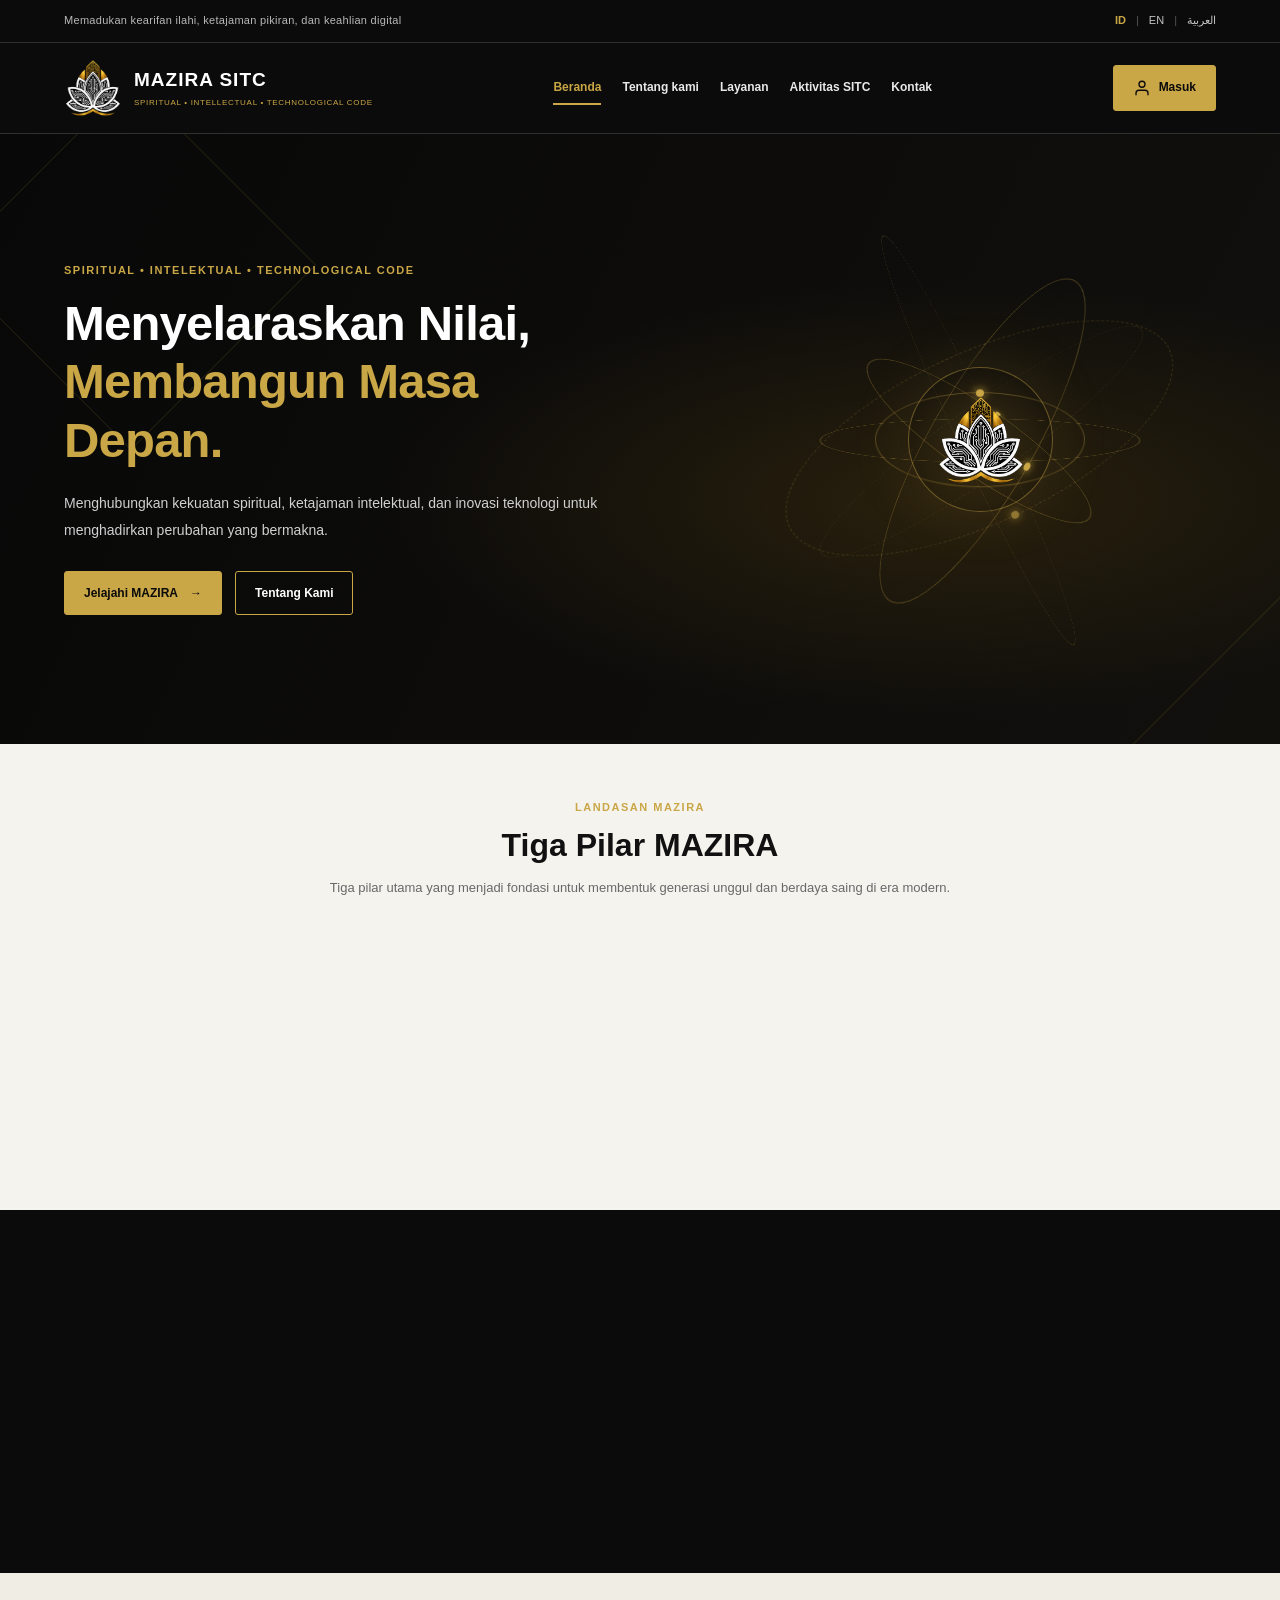
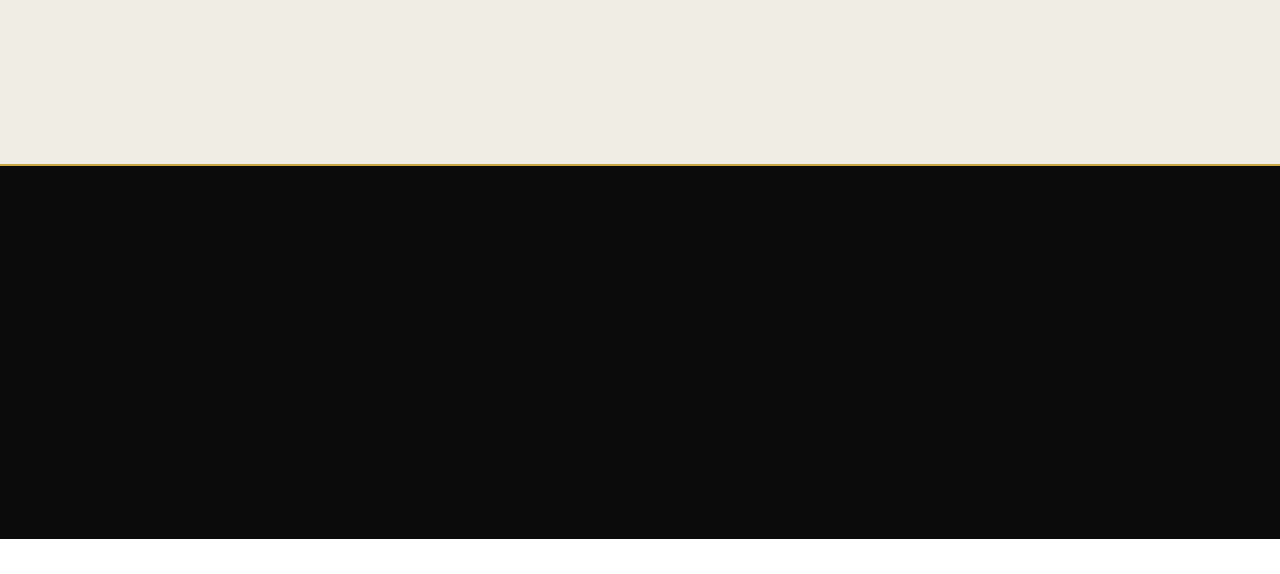
<file: index.html>
<!DOCTYPE html>
<html lang="id">
<head>
    <meta charset="UTF-8">
    <meta name="viewport" content="width=device-width, initial-scale=1.0">
    <meta name="description"
          content="Website resmi MAZIRA SITC. Membangun generasi melalui spiritual, intelektual, dan teknologi.">
    <title>MAZIRA SITC | Organisasi</title>
    <link rel="icon" href="assets/img/logo/mazira.png" type="image/png">


    <link rel="stylesheet" href="assets/css/style.css">
</head>
<body>

    <!-- =========== NAVBAR ========== -->
    <header class="header">

        <!-- TOPBAR -->
        <div class="topbar">
            <div class="container topbar-container">

                <p class="tagline" data-i18n="navbar.tagline">
                    Memadukan kearifan ilahi,  ketajaman pikiran, dan keahlian digital
                </p>

                <!-- PILIHAN BAHASA -->
                <div class="language" aria-label="Pilihan bahasa">
                    <button class="lang active"
                            type="button"
                            data-language="id"
                            aria-pressed="true">ID</button>

                    <span aria-hidden="true">|</span>

                    <button class="lang"
                            type="button"
                            data-language="en"
                            aria-pressed="false">EN</button>

                    <span aria-hidden="true">|</span>

                    <button class="lang arabic"
                            type="button"
                            data-language="ar"
                            aria-pressed="false">العربية</button>
                </div>

            </div>
        </div>

        <!-- NAVIGASI UTAMA -->
        <div class="navbar-wrapper">
            <nav class="navbar container" aria-label="Navigasi utama">

                <!-- BRAND / IDENTITAS ORGANISASI -->
                <a href="index.html" class="brand" aria-label="MAZIRA SITC - Beranda">

                    <img 
                        src="assets/img/logo/mazira.png"
                        class="brand-logo"
                        alt="Logo organisasi"
                    >

                    <div class="brand-text">
                        <h1>MAZIRA SITC</h1>

                        <p data-i18n="navbar.brand_description" >
                            SPIRITUAL • INTELLECTUAL • TECHNOLOGICAL CODE
                        </p>
                    </div>

                </a>

                <!-- MENU NAVIGASI -->
                <ul class="nav-menu">

                    <li><a href="index.html" class="nav-link active"
                        aria-current="page" data-i18n="navbar.beranda" >Beranda</a></li>

                    <li><a href="tentang.html" class="nav-link"
                        data-i18n="navbar.tentang_kami" >Tentang kami</a></li>

                    <li><a href="layanan.html" class="nav-link"
                        data-i18n="navbar.layanan" >Layanan</a></li>
                        
                    <li><a href="aktivitas.html" class="nav-link"
                        data-i18n="navbar.aktivitas">Aktivitas SITC</a></li>
                            
                    <li><a href="kontak.html" class="nav-link"
                        data-i18n="navbar.kontak">Kontak</a></li>
                </ul>

                <!-- TOMBOL LOGIN -->
                <a href="login.html" class="login-btn">

                    <svg
                        xmlns="http://www.w3.org/2000/svg"
                        width="18"
                        height="18"
                        viewBox="0 0 24 24"
                        fill="none"
                        stroke="currentColor"
                        stroke-width="1.8"
                        stroke-linecap="round"
                        stroke-linejoin="round"
                        aria-hidden="true">

                        <path d="M20 21v-2a4 4 0 0 0-4-4H8a4 4 0 0 0-4 4v2"/>
                        <circle cx="12" cy="7" r="4"/>

                    </svg>

                    <span data-i18n="navbar.login">Login</span>

                </a>

            </nav>
        </div>

    </header>



    <!-- =========== FOOTER ========== -->
    <main class="home">

        <!-- Hero -->
        <section class="hero" id="beranda">
            <div class="container hero-container">
                <div class="hero-content" data-reveal>
                    <p class="hero-eyebrow" data-i18n="home.hero_eyebrow">
                        SPIRITUAL • INTELEKTUAL • TECHNOLOGICAL CODE
                    </p>

                    <h2 class="hero-title">
                        <span data-i18n="home.hero_title_line1">
                            Menyelaraskan Nilai,
                        </span>
                        <span class="hero-highlight" data-i18n="home.hero_title_line2">
                            Membangun Masa Depan.
                        </span>
                    </h2>

                    <p class="hero-description" data-i18n="home.hero_description">
                        Menghubungkan kekuatan spiritual, ketajaman intelektual,
                    dan inovasi teknologi untuk menghadirkan perubahan yang bermakna.
                    </p>

                    <div class="hero-actions">
                        <a href="#pilar" class="btn btn-primary">
                            <span data-i18n="home.hero_explore">Jelajahi MAZIRA</span>
                            <span aria-hidden="true">→</span>
                        </a>

                        <a href="#" class="btn btn-outline" data-i18n="home.hero_about">
                            Tentang Kami
                        </a>
                    </div>
                </div>

                <!-- Dekorasi logo tanpa membutuhkan gambar tambahan -->
                <!-- <div class="hero-visual" aria-hidden="true">
                    <div class="hero-orbit hero-orbit-one"></div>
                    <div class="hero-orbit hero-orbit-two"></div>
                    <div class="hero-orbit hero-orbit-three"></div>
                    <div class="hero-orbit hero-orbit-four"></div>
                    <div class="hero-orbit hero-orbit-five"></div>

                    <div class="hero-emblem">
                        <img src="assets/img/logo/mazira.png" alt="">
                    </div>

                    <div class="hero-dot-orbit">
                        <span class="hero-dot hero-dot-one"></span>
                        <span class="hero-dot hero-dot-two"></span>
                        <span class="hero-dot hero-dot-three"></span>
                        <span class="hero-dot hero-dot-four"></span>
                        <span class="hero-dot hero-dot-five"></span>
                        <span class="hero-dot hero-dot-six"></span>
                    </div>
                    
                </div> -->
                
                
                
                <div class="hero-visual" aria-hidden="true" data-reveal>
                
                    <!-- Orbit planet 1 -->
                    <div class="hero-orbit orbit-one">
                        <div class="orbit-rotation">
                            <span class="orbit-dot"></span>
                        </div>
                    </div>
                
                    <!-- Orbit planet 2 -->
                    <div class="hero-orbit orbit-two">
                        <div class="orbit-rotation">
                            <span class="orbit-dot"></span>
                        </div>
                    </div>
                
                    <!-- Orbit planet 3 -->
                    <div class="hero-orbit orbit-three">
                        <div class="orbit-rotation">
                            <span class="orbit-dot"></span>
                        </div>
                    </div>
                
                    <!-- Orbit planet 4 -->
                    <div class="hero-orbit orbit-four">
                        <div class="orbit-rotation">
                            <span class="orbit-dot"></span>
                        </div>
                    </div>
                
                    <!-- Orbit planet 5 -->
                    <div class="hero-orbit orbit-five">
                        <div class="orbit-rotation">
                            <span class="orbit-dot"></span>
                        </div>
                    </div>
                    
                    <!-- ORBIT 6: LINGKARAN DATAR -->
                    <div class="hero-orbit orbit-six">
                        <div class="orbit-rotation">
                            <span class="orbit-dot"></span>
                        </div>
                    </div>

                    <!-- ORBIT 7: LINGKARAN LUAR -->
                    <div class="hero-orbit orbit-seven">
                        <div class="orbit-rotation">
                            <span class="orbit-dot"></span>
                        </div>
                    </div>
                
                    <!-- Matahari: logo tetap diam di tengah -->
                    <div class="hero-emblem">
                        <img src="assets/img/logo/mazira.png" alt="">
                    </div>

                    
                
                </div>

                

            </div>
        </section>


        <!-- Tiga Pilar -->
        <section class="pillars section-light">
            <div class="container">

                <div class="section-heading" data-reveal>
                    <p class="section-eyebrow" data-i18n="home.pillars_eyebrow">
                        LANDASAN MAZIRA
                    </p>

                    <h2 data-i18n="home.pillars_title">Tiga Pilar Mazira</h2>

                    <p data-i18n="home.pillars_description">
                        Tiga pilar utama yang menjadi fondasi untuk membentuk
                        generasi unggul dan berdaya saing di era modern.
                    </p>
                </div>

                <div class="pillar-grid">

                    <article class="pillar-card" data-reveal>
                        <div class="pillar-icon" aria-hidden="true">✧</div>
                        <h3 data-i18n="home.pillar_spiritual_title">Spiritual</h3>
                        <span class="pillar-line"></span>
                        <p data-i18n="home.pillar_spiritual_description">
                            Menumbuhkan nilai, karakter, dan kedekatan kepada Sang Pencipta.
                        </p>
                    </article>

                    <article class="pillar-card"data-reveal>
                        <div class="pillar-icon" aria-hidden="true">✧</div>
                        <h3 data-i18n="home.pillar_intellectual_title">Intelektual</h3>
                        <span class="pillar-line"></span>
                        <p data-i18n="home.pillar_intellectual_description">
                            Mengasah ilmu, logika, dan wawasan untuk menghadapi tantangan zaman.
                        </p>
                    </article>

                    <article class="pillar-card" data-reveal>
                        <div class="pillar-icon" aria-hidden="true">✧</div>
                        <h3 data-i18n="home.pillar_technology_title">Teknologi</h3>
                        <span class="pillar-line"></span>
                        <p data-i18n="home.pillar_technology_description">
                            Mendorong inovasi dan pemanfaatan teknologi untuk kemaslahatan bersama.
                        </p>
                    </article>

                </div>
            </div>
        </section>


        <!-- TENTANG MAZIRA -->
        <section class="home-about" id="tentang">
            <div class="container home-about-container">

                <div class="home-about-mark" data-reveal aria-hidden="true">
                    <span>MAZIRA</span>
                    <span class="about-mark-line"></span>
                    <span>SITC</span>
                </div>

                <div class="home-about-content" data-reveal>
                    <p class="section-eyebrow" data-i18n="home.about_eyebrow">
                        MENGENAL KAMI
                    </p>

                    <h2 data-i18n="home.about_title">
                        Bertumbuh dengan Nilai, Bergerak dengan Ilmu.
                    </h2>

                    <p data-i18n="home.about_description">
                        MAZIRA SITC mengangkat keterpaduan spiritual, intelektual,
                        dan teknologi sebagai landasan untuk belajar, berkarya,
                        dan memberikan manfaat.
                    </p>

                    <a href="tentang.html" class="text-link">
                        <span data-i18n="home.about_link">Kenali MAZIRA lebih dekat</span>
                        <span aria-hidden="true">→</span>
                    </a>
                </div>

            </div>
        </section>


        <!-- AJAKAN -->
        <section class="home-cta">
            <div class="container home-cta-container" data-reveal>
                <div>
                    <p class="section-eyebrow" data-i18n="home.cta_eyebrow">
                        MELANGKAH BERSAMA
                    </p>

                    <h2 data-i18n="home.cta_title">
                        Mari Bangun Perubahan yang Bermakna.
                    </h2>

                    <p data-i18n="home.cta_description">
                        Jelajahi gagasan, layanan, dan aktivitas MAZIRA SITC.
                    </p>
                </div>

                <a href="aktivitas.html" class="btn btn-primary">
                    <span data-i18n="home.cta_button">Jelajahi Aktivitas</span>
                    <span aria-hidden="true">→</span>
                </a>
            </div>
        </section>


        
    </main>




    
    <!-- =========== FOOTER ========== -->
    <footer class="footer" id="footer">
        <div class="container">
        
            <div class="footer-main" data-reveal>
            
                <!-- IDENTITAS ORGANISASI -->
                <div class="footer-brand">
                    <a href="index.html" class="footer-brand-link">
                        <img
                            src="assets/img/logo/mazira.png"
                            alt="Logo MAZIRA SITC"
                            class="footer-logo"
                        >
                    
                        <span class="footer-brand-name">
                            MAZIRA SITC
                        </span>
                    </a>
                
                    <p class="footer-tagline" data-i18n="footer.hero_description">
                        Menyelaraskan Kearifan Ilahi, Ketajaman
                        Intelektual, dan Keunggulan Digital.
                    </p>
                
                    <p class="footer-motto" data-i18n="footer.brand_description">
                        SPIRITUAL • INTELLECTUAL • TECHNOLOGY
                    </p>
                </div>
            
                <!-- NAVIGASI -->
                <div class="footer-column">
                    <h3 data-i18n="footer.footer_explore">Jelajahi</h3>
                
                    <ul>
                        <li><a href="#" data-i18n="navbar.beranda">Beranda</a></li>
                        <li><a href="#" data-i18n="navbar.tentang kami">Tentang Kami</a></li>
                        <li><a href="#" data-i18n="navbar.layanan">Layanan</a></li>
                        <li><a href="#" data-i18n="navbar.aktivitas">Aktivitas SITC</a></li>
                        <li><a href="#" data-i18n="navbar.kontak">Kontak</a></li>
                    </ul>
                </div>
            
                <!-- INFORMASI -->
                <div class="footer-column">
                    <h3 data-i18n="footer.footer_information">Informasi</h3>
                
                    <ul>
                        <li><a href="aktivitas.html" data-i18n="navbar.aktivitas">Aktivitas</a></li>
                        <li><a href="tentang.html" data-i18n="navbar.hero_about">Tentang Kami</a></li>
                    </ul>
                </div>
            
                <!-- KONTAK -->
                <div class="footer-column footer-contact">
                    <h3 data-i18n="footer.footer_contact">Hubungi Kami</h3>
                
                    <p data-i18n="footer.footer_contact_description">
                        Untuk informasi dan kerja sama,
                        silakan hubungi pengelola MAZIRA SITC.
                    </p>
                
                    <!-- Isi dengan kontak resmi setelah tersedia -->
                    <a href="login.html" class="footer-contact-link" data-i18n="footer.footer_manager">
                        Akses Pengelola
                    </a>
                </div>
            
            </div>
        
            <!-- COPYRIGHT -->
            <div class="footer-bottom" data-reveal>
                <p data-i18n="footer.footer_copyright">
                    &copy; 2026 MAZIRA SITC.
                    Hak cipta dilindungi.
                </p>
            
                <a href="kebijakan-privasi.html" data-i18n="footer.footer_privacy">
                    Kebijakan Privasi
                </a>
            </div>
        
        </div>
    </footer>
    

<script src="assets/js/language.js"></script>
<script src="assets/js/scroll-animate.js"></script>

</body>
</html>
</file>
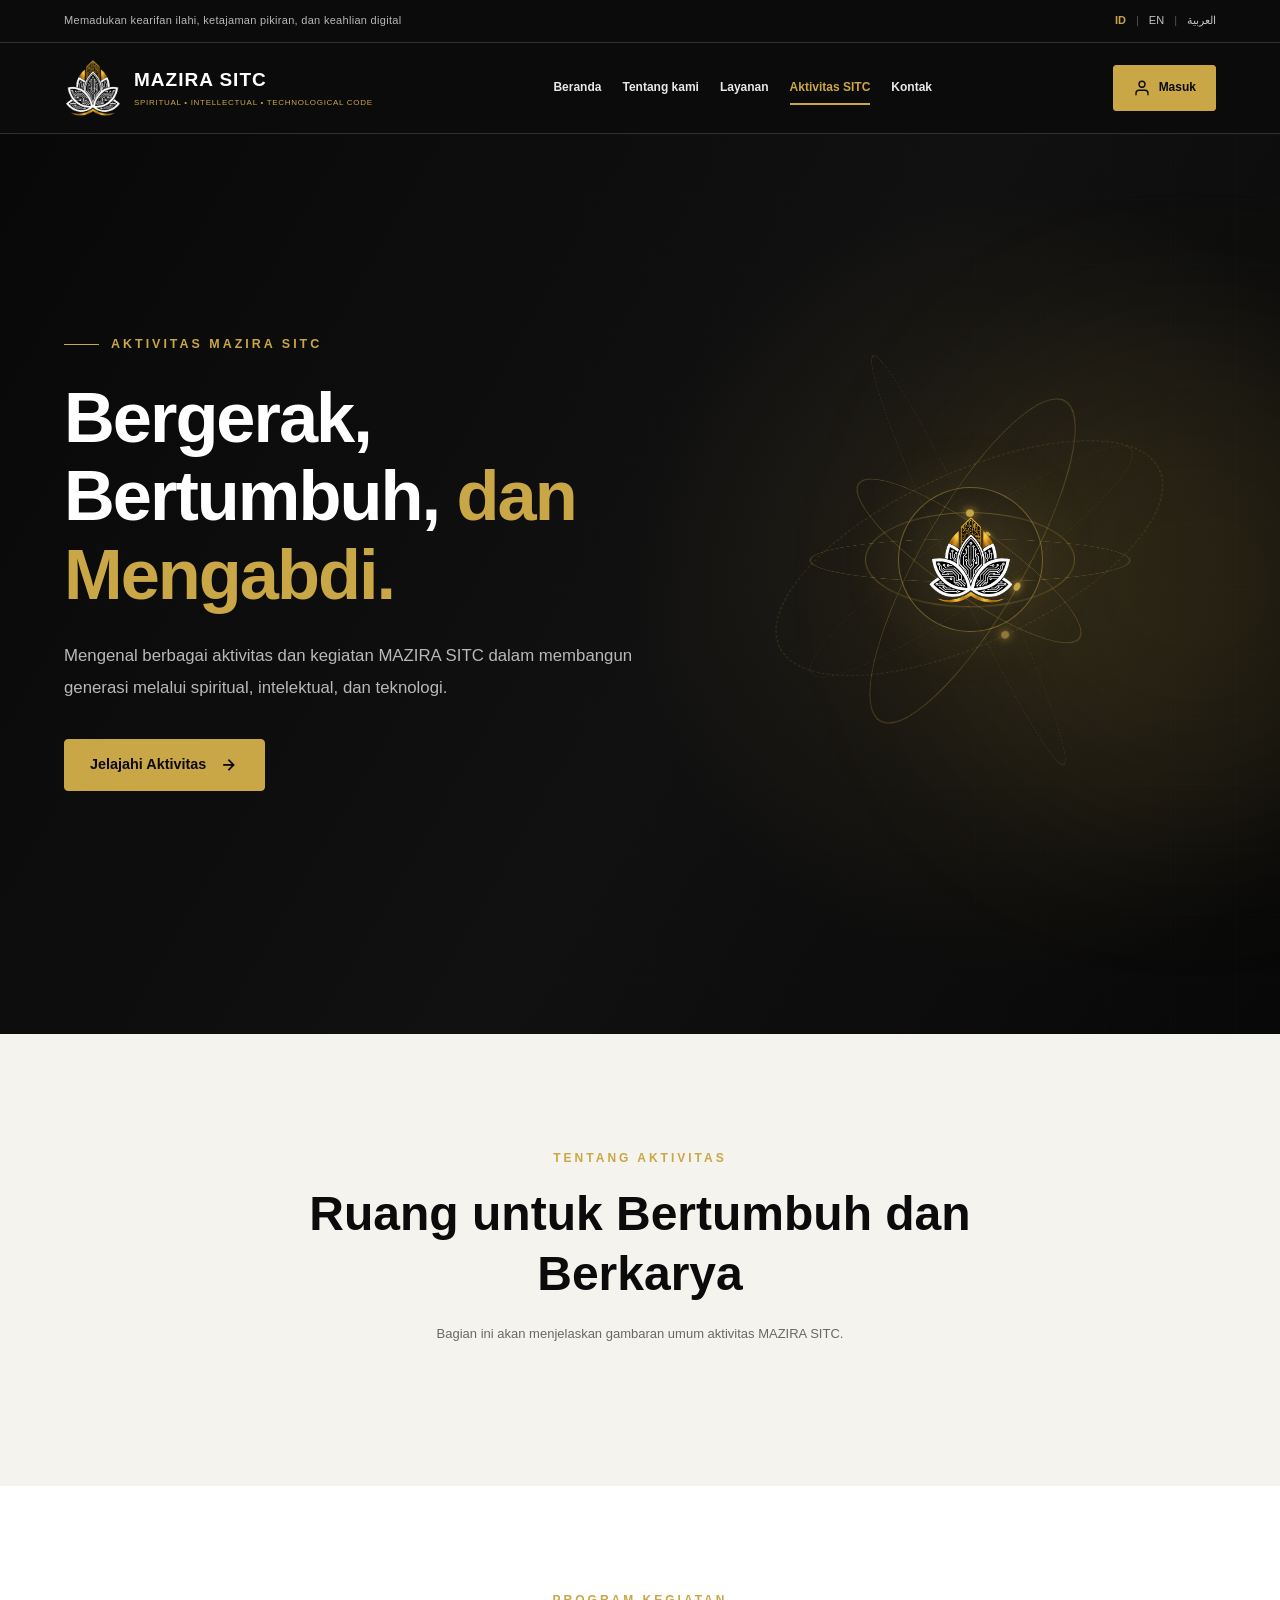
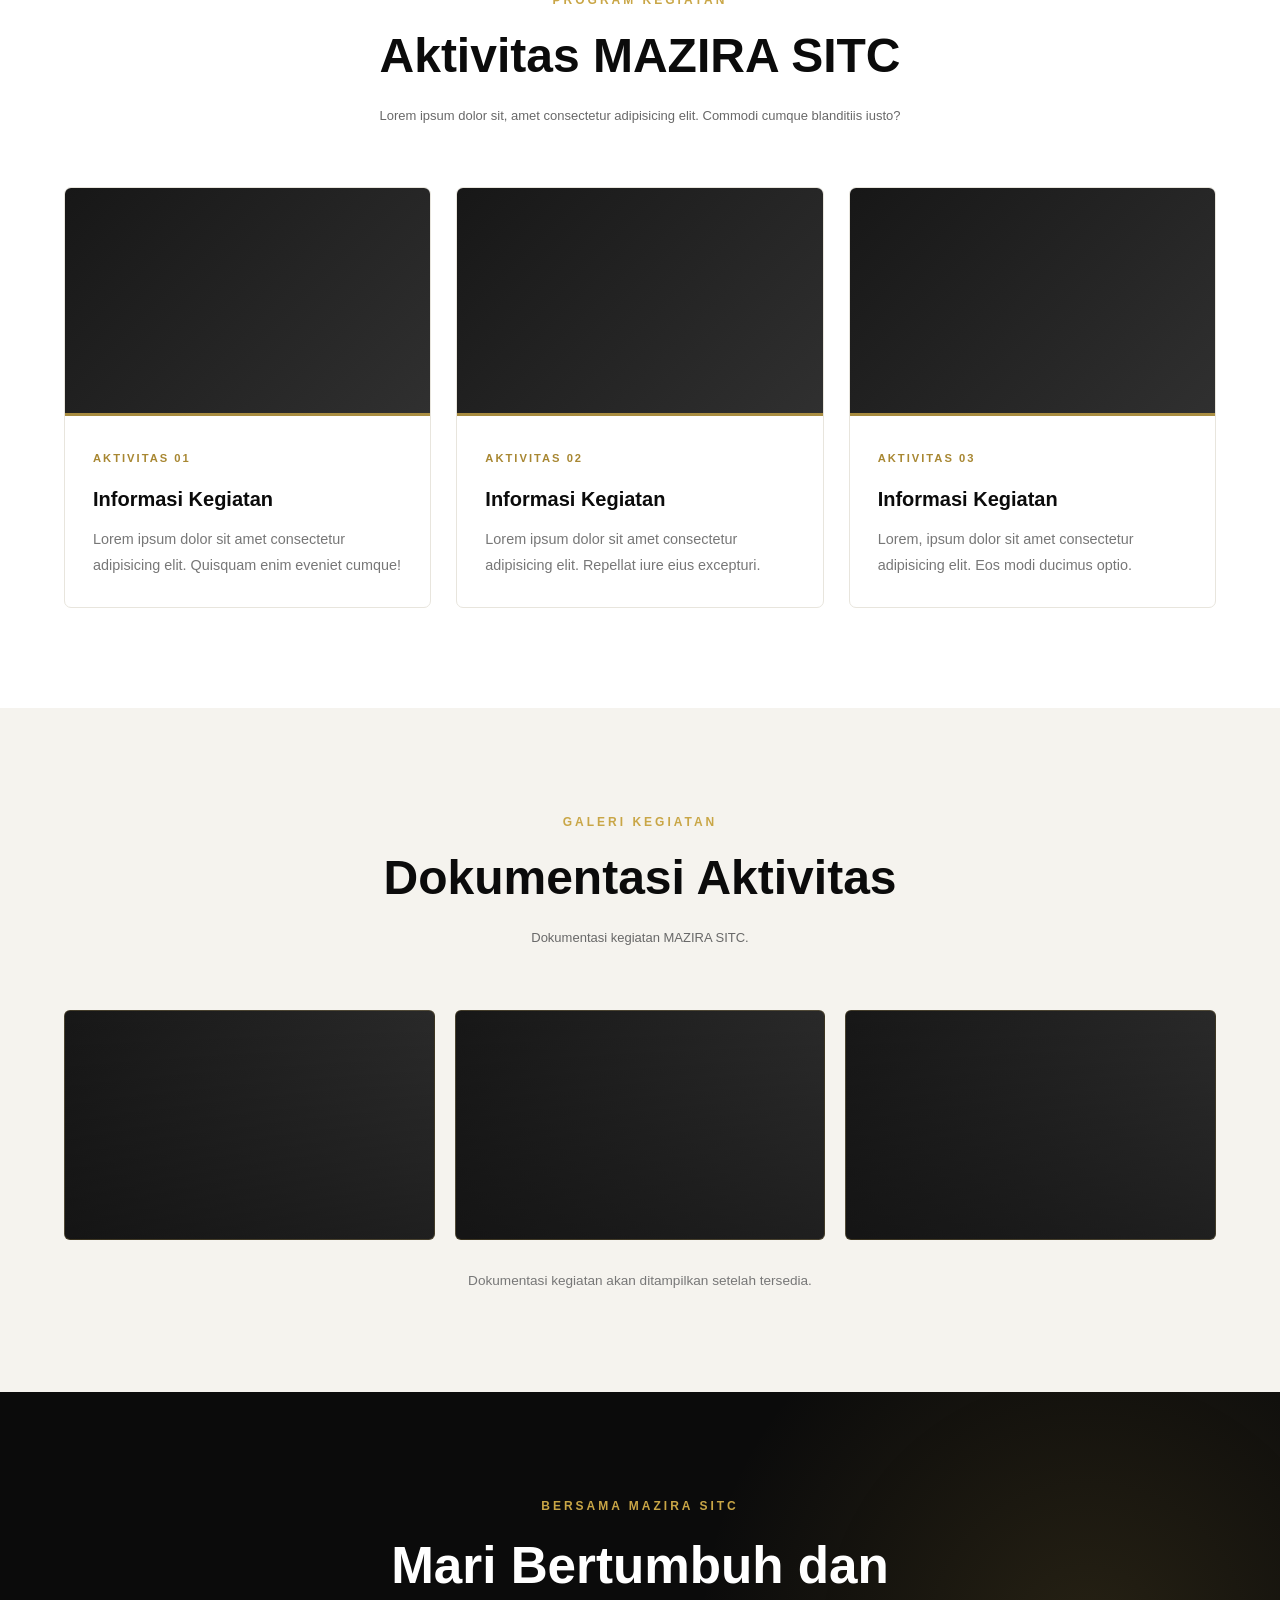
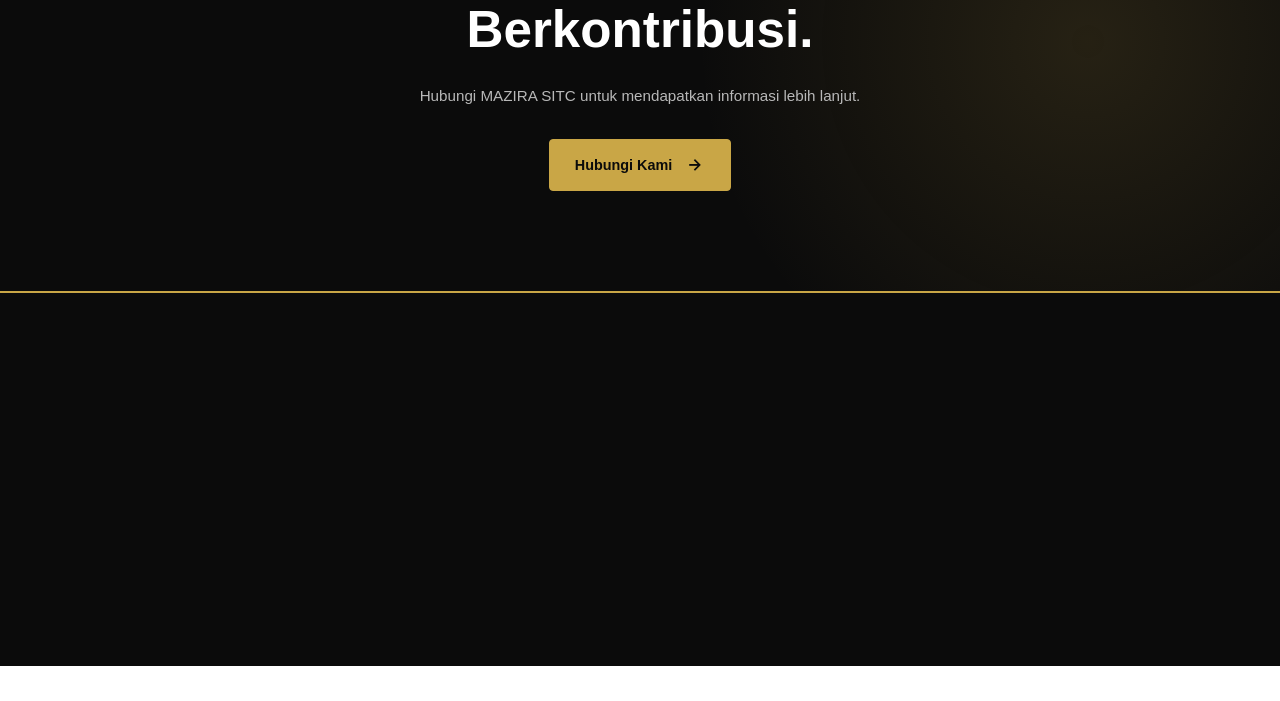
<file: aktivitas.html>
<!DOCTYPE html>
<html lang="id">
<head>
    <meta charset="UTF-8">
    <meta name="viewport" content="width=device-width, initial-scale=1.0">
    <meta name="description"
          content="Informasi aktivitas dan kegiatan MAZIRA SITC.">

    <title>Aktivitas | MAZIRA SITC</title>
    <link rel="icon" href="assets/img/logo/mazira.png" type="image/png">

    <!-- Box Icons -->
    <link
        href="https://unpkg.com/boxicons@2.1.4/css/boxicons.min.css"
        rel="stylesheet"
    >

    <!-- CSS -->
    <link rel="stylesheet" href="assets/css/style.css">
    <link rel="stylesheet" href="assets/css/aktivitas.css">
</head>

<body>

    <!-- =========== NAVBAR ========== -->
    <header class="header">

        <!-- TOPBAR -->
        <div class="topbar">
            <div class="container topbar-container">

                <p class="tagline" data-i18n="navbar.tagline">
                    Memadukan kearifan ilahi,  ketajaman pikiran, dan keahlian digital
                </p>

                <!-- PILIHAN BAHASA -->
                <div class="language" aria-label="Pilihan bahasa">
                    <button class="lang active"
                            type="button"
                            data-language="id"
                            aria-pressed="true">ID</button>

                    <span aria-hidden="true">|</span>

                    <button class="lang"
                            type="button"
                            data-language="en"
                            aria-pressed="false">EN</button>

                    <span aria-hidden="true">|</span>

                    <button class="lang arabic"
                            type="button"
                            data-language="ar"
                            aria-pressed="false">العربية</button>
                </div>

            </div>
        </div>

        <!-- NAVIGASI UTAMA -->
        <div class="navbar-wrapper">
            <nav class="navbar container" aria-label="Navigasi utama">

                <!-- BRAND / IDENTITAS ORGANISASI -->
                <a href="index.html" class="brand" aria-label="MAZIRA SITC - Beranda">

                    <img 
                        src="assets/img/logo/mazira.png"
                        class="brand-logo"
                        alt="Logo organisasi"
                    >

                    <div class="brand-text">
                        <h1>MAZIRA SITC</h1>

                        <p data-i18n="navbar.brand_description" >
                            SPIRITUAL • INTELLECTUAL • TECHNOLOGICAL CODE
                        </p>
                    </div>

                </a>

                <!-- MENU NAVIGASI -->
                <ul class="nav-menu">

                    <li><a href="index.html" class="nav-link"
                        data-i18n="navbar.beranda" >Beranda</a></li>

                    <li><a href="tentang.html" class="nav-link"
                        data-i18n="navbar.tentang_kami" >Tentang kami</a></li>

                    <li><a href="layanan.html" class="nav-link"
                        data-i18n="navbar.layanan" >Layanan</a></li>
                        
                    <li><a href="aktivitas.html" class="nav-link active"
                        aria-current="page" data-i18n="navbar.aktivitas">Aktivitas SITC</a></li>
                            
                    <li><a href="kontak.html" class="nav-link"
                        data-i18n="navbar.kontak">Kontak</a></li>
                </ul>

                <!-- TOMBOL LOGIN -->
                <a href="login.html" class="login-btn">

                    <svg
                        xmlns="http://www.w3.org/2000/svg"
                        width="18"
                        height="18"
                        viewBox="0 0 24 24"
                        fill="none"
                        stroke="currentColor"
                        stroke-width="1.8"
                        stroke-linecap="round"
                        stroke-linejoin="round"
                        aria-hidden="true">

                        <path d="M20 21v-2a4 4 0 0 0-4-4H8a4 4 0 0 0-4 4v2"/>
                        <circle cx="12" cy="7" r="4"/>

                    </svg>

                    <span data-i18n="navbar.login">Login</span>

                </a>

            </nav>
        </div>

    </header>


    <main>

        <!-- =================================
             HERO AKTIVITAS
        ================================== -->

        <section class="activity-hero">

            <div class="container">

                <div class="activity-hero-content">

                    <span class="activity-eyebrow"
                          data-i18n="activity.hero_eyebrow">
                        AKTIVITAS MAZIRA SITC
                    </span>

                    <h1>
                        <span data-i18n="activity.hero_title1">
                            Bergerak, Bertumbuh,
                        </span>
                        <span class="title2" data-i18n="activity.hero_title2">
                            dan Mengabdi.
                        </span>
                    </h1>

                    <p data-i18n="activity.hero_description">
                        Mengenal berbagai aktivitas dan kegiatan
                        MAZIRA SITC dalam membangun generasi
                        melalui spiritual, intelektual, dan teknologi.
                    </p>

                    <a href="#activity-list"
                       class="activity-button">

                        <span data-i18n="activity.hero_button">
                            Jelajahi Aktivitas
                        </span>

                        <i class="bx bx-right-arrow-alt"></i>

                    </a>

                </div>

                <!-- VISUAL / ILUSTRASI -->
                <div class="hero-visual" aria-hidden="true" data-reveal>
                
                    <!-- Orbit planet 1 -->
                    <div class="hero-orbit orbit-one">
                        <div class="orbit-rotation">
                            <span class="orbit-dot"></span>
                        </div>
                    </div>
                
                    <!-- Orbit planet 2 -->
                    <div class="hero-orbit orbit-two">
                        <div class="orbit-rotation">
                            <span class="orbit-dot"></span>
                        </div>
                    </div>
                
                    <!-- Orbit planet 3 -->
                    <div class="hero-orbit orbit-three">
                        <div class="orbit-rotation">
                            <span class="orbit-dot"></span>
                        </div>
                    </div>
                
                    <!-- Orbit planet 4 -->
                    <div class="hero-orbit orbit-four">
                        <div class="orbit-rotation">
                            <span class="orbit-dot"></span>
                        </div>
                    </div>
                
                    <!-- Orbit planet 5 -->
                    <div class="hero-orbit orbit-five">
                        <div class="orbit-rotation">
                            <span class="orbit-dot"></span>
                        </div>
                    </div>
                    
                    <!-- ORBIT 6: LINGKARAN DATAR -->
                    <div class="hero-orbit orbit-six">
                        <div class="orbit-rotation">
                            <span class="orbit-dot"></span>
                        </div>
                    </div>

                    <!-- ORBIT 7: LINGKARAN LUAR -->
                    <div class="hero-orbit orbit-seven">
                        <div class="orbit-rotation">
                            <span class="orbit-dot"></span>
                        </div>
                    </div>
                
                    <!-- Matahari: logo tetap diam di tengah -->
                    <div class="hero-emblem">
                        <img src="assets/img/logo/mazira.png" alt="">
                    </div>

                    
                
                </div>

            </div>

        </section>


        <!-- =================================
             PENGANTAR AKTIVITAS
        ================================== -->

        <section class="activity-introduction">

            <div class="container">

                <div class="section-heading">

                    <span data-i18n="activity.intro_eyebrow">
                        TENTANG AKTIVITAS
                    </span>

                    <h2 data-i18n="activity.intro_title">
                        Ruang untuk Bertumbuh dan Berkarya
                    </h2>

                    <p data-i18n="activity.intro_description">
                        Bagian ini akan menjelaskan gambaran umum
                        aktivitas MAZIRA SITC.
                    </p>

                </div>

            </div>

        </section>


        <!-- =================================
             DAFTAR AKTIVITAS
        ================================== -->

        <section class="activity-list" id="activity-list">

            <div class="container">

                <div class="section-heading">

                    <span data-i18n="activity.list_eyebrow">
                        PROGRAM KEGIATAN
                    </span>

                    <h2 data-i18n="activity.list_title">
                        Aktivitas MAZIRA SITC
                    </h2>

                    <p data-i18n="activity.list_description">
                        Lorem ipsum dolor sit, 
                        amet consectetur adipisicing elit. 
                        Commodi cumque blanditiis iusto?
                    </p>

                </div>


                <div class="activity-grid">

                    <!-- KARTU AKTIVITAS 1 -->
                    <article class="activity-card">

                        <div class="activity-card-image">
                            <!-- Tempat gambar kegiatan -->
                        </div>

                        <div class="activity-card-content">

                            <span class="activity-category">
                                AKTIVITAS 01
                            </span>

                            <h3>
                                Informasi Kegiatan
                            </h3>

                            <p>
                                Lorem ipsum dolor sit amet 
                                consectetur adipisicing elit.
                                Quisquam enim eveniet cumque!
                            </p>

                        </div>

                    </article>


                    <!-- KARTU AKTIVITAS 2 -->
                    <article class="activity-card">

                        <div class="activity-card-image">
                            <!-- Tempat gambar kegiatan -->
                        </div>

                        <div class="activity-card-content">

                            <span class="activity-category">
                                AKTIVITAS 02
                            </span>

                            <h3>
                                Informasi Kegiatan
                            </h3>

                            <p>
                                Lorem ipsum dolor sit amet
                                consectetur adipisicing elit.
                                Repellat iure eius excepturi.
                            </p>

                        </div>

                    </article>


                    <!-- KARTU AKTIVITAS 3 -->
                    <article class="activity-card">

                        <div class="activity-card-image">
                            <!-- Tempat gambar kegiatan -->
                        </div>

                        <div class="activity-card-content">

                            <span class="activity-category">
                                AKTIVITAS 03
                            </span>

                            <h3>
                                Informasi Kegiatan
                            </h3>

                            <p>
                                Lorem, ipsum dolor sit amet consectetur
                                adipisicing elit. Eos modi ducimus optio.
                            </p>

                        </div>

                    </article>

                </div>

            </div>

        </section>


        <!-- =================================
             DOKUMENTASI KEGIATAN
        ================================== -->

        <section class="activity-documentation">

            <div class="container">

                <div class="section-heading">

                    <span data-i18n="activity.gallery_eyebrow">
                        GALERI KEGIATAN
                    </span>

                    <h2 data-i18n="activity.gallery_title">
                        Dokumentasi Aktivitas
                    </h2>

                    <p data-i18n="activity.gallery_description">
                        Dokumentasi kegiatan MAZIRA SITC.
                    </p>

                </div>


                <div class="documentation-grid">

                    <!-- FOTO 1 -->
                    <div class="documentation-item">
                        <!-- Tempat foto dokumentasi -->
                    </div>

                    <!-- FOTO 2 -->
                    <div class="documentation-item">
                        <!-- Tempat foto dokumentasi -->
                    </div>

                    <!-- FOTO 3 -->
                    <div class="documentation-item">
                        <!-- Tempat foto dokumentasi -->
                    </div>

                </div>

                <p class="documentation-empty">
                    Dokumentasi kegiatan akan ditampilkan
                    setelah tersedia.
                </p>

            </div>

        </section>


        <!-- =================================
             AJAKAN BERPARTISIPASI
        ================================== -->

        <section class="activity-cta">

            <div class="container">

                <div class="activity-cta-content">

                    <span data-i18n="activity.cta_eyebrow">
                        BERSAMA MAZIRA SITC
                    </span>

                    <h2 data-i18n="activity.cta_title">
                        Mari Bertumbuh dan Berkontribusi.
                    </h2>

                    <p data-i18n="activity.cta_description">
                        Hubungi MAZIRA SITC untuk mendapatkan
                        informasi lebih lanjut.
                    </p>

                    <a href="kontak.html"
                       class="activity-button">

                        <span data-i18n="activity.cta_button">
                            Hubungi Kami
                        </span>

                        <i class="bx bx-right-arrow-alt"></i>

                    </a>

                </div>

            </div>

        </section>

    </main>


    

    <!-- =========== FOOTER ========== -->
    <footer class="footer" id="footer">
        <div class="container">
        
            <div class="footer-main" data-reveal>
            
                <!-- IDENTITAS ORGANISASI -->
                <div class="footer-brand">
                    <a href="index.html" class="footer-brand-link">
                        <img
                            src="assets/img/logo/mazira.png"
                            alt="Logo MAZIRA SITC"
                            class="footer-logo"
                        >
                    
                        <span class="footer-brand-name">
                            MAZIRA SITC
                        </span>
                    </a>
                
                    <p class="footer-tagline" data-i18n="footer.hero_description">
                        Menyelaraskan Kearifan Ilahi, Ketajaman
                        Intelektual, dan Keunggulan Digital.
                    </p>
                
                    <p class="footer-motto" data-i18n="footer.brand_description">
                        SPIRITUAL • INTELLECTUAL • TECHNOLOGY
                    </p>
                </div>
            
                <!-- NAVIGASI -->
                <div class="footer-column">
                    <h3 data-i18n="footer.footer_explore">Jelajahi</h3>
                
                    <ul>
                        <li><a href="#" data-i18n="navbar.beranda">Beranda</a></li>
                        <li><a href="#" data-i18n="navbar.tentang_kami">Tentang Kami</a></li>
                        <li><a href="#" data-i18n="navbar.layanan">Layanan</a></li>
                        <li><a href="#" data-i18n="navbar.aktivitas">Aktivitas SITC</a></li>
                        <li><a href="#" data-i18n="navbar.kontak">Kontak</a></li>
                    </ul>
                </div>
            
                <!-- INFORMASI -->
                <div class="footer-column">
                    <h3 data-i18n="footer.footer_information">Informasi</h3>
                
                    <ul>
                        <li><a href="aktivitas.html" data-i18n="navbar.aktivitas">Aktivitas</a></li>
                        <li><a href="tentang.html" data-i18n="navbar.tentang_kami">Tentang Kami</a></li>
                    </ul>
                </div>
            
                <!-- KONTAK -->
                <div class="footer-column footer-contact">
                    <h3 data-i18n="footer.footer_contact">Hubungi Kami</h3>
                
                    <p data-i18n="footer.footer_contact_description">
                        Untuk informasi dan kerja sama,
                        silakan hubungi pengelola MAZIRA SITC.
                    </p>
                
                    <!-- Isi dengan kontak resmi setelah tersedia -->
                    <a href="login.html" class="footer-contact-link" data-i18n="footer.footer_manager">
                        Akses Pengelola
                    </a>
                </div>
            
            </div>
        
            <!-- COPYRIGHT -->
            <div class="footer-bottom" data-reveal>
                <p data-i18n="footer.footer_copyright">
                    &copy; 2026 MAZIRA SITC.
                    Hak cipta dilindungi.
                </p>
            
                <a href="kebijakan-privasi.html" data-i18n="footer.footer_privacy">
                    Kebijakan Privasi
                </a>
            </div>
        
        </div>
    </footer>



    <!-- JAVASCRIPT -->
    <script src="assets/js/language.js"></script>
    <script src="assets/js/scroll-animate.js"></script>

</body>
</html>
</file>
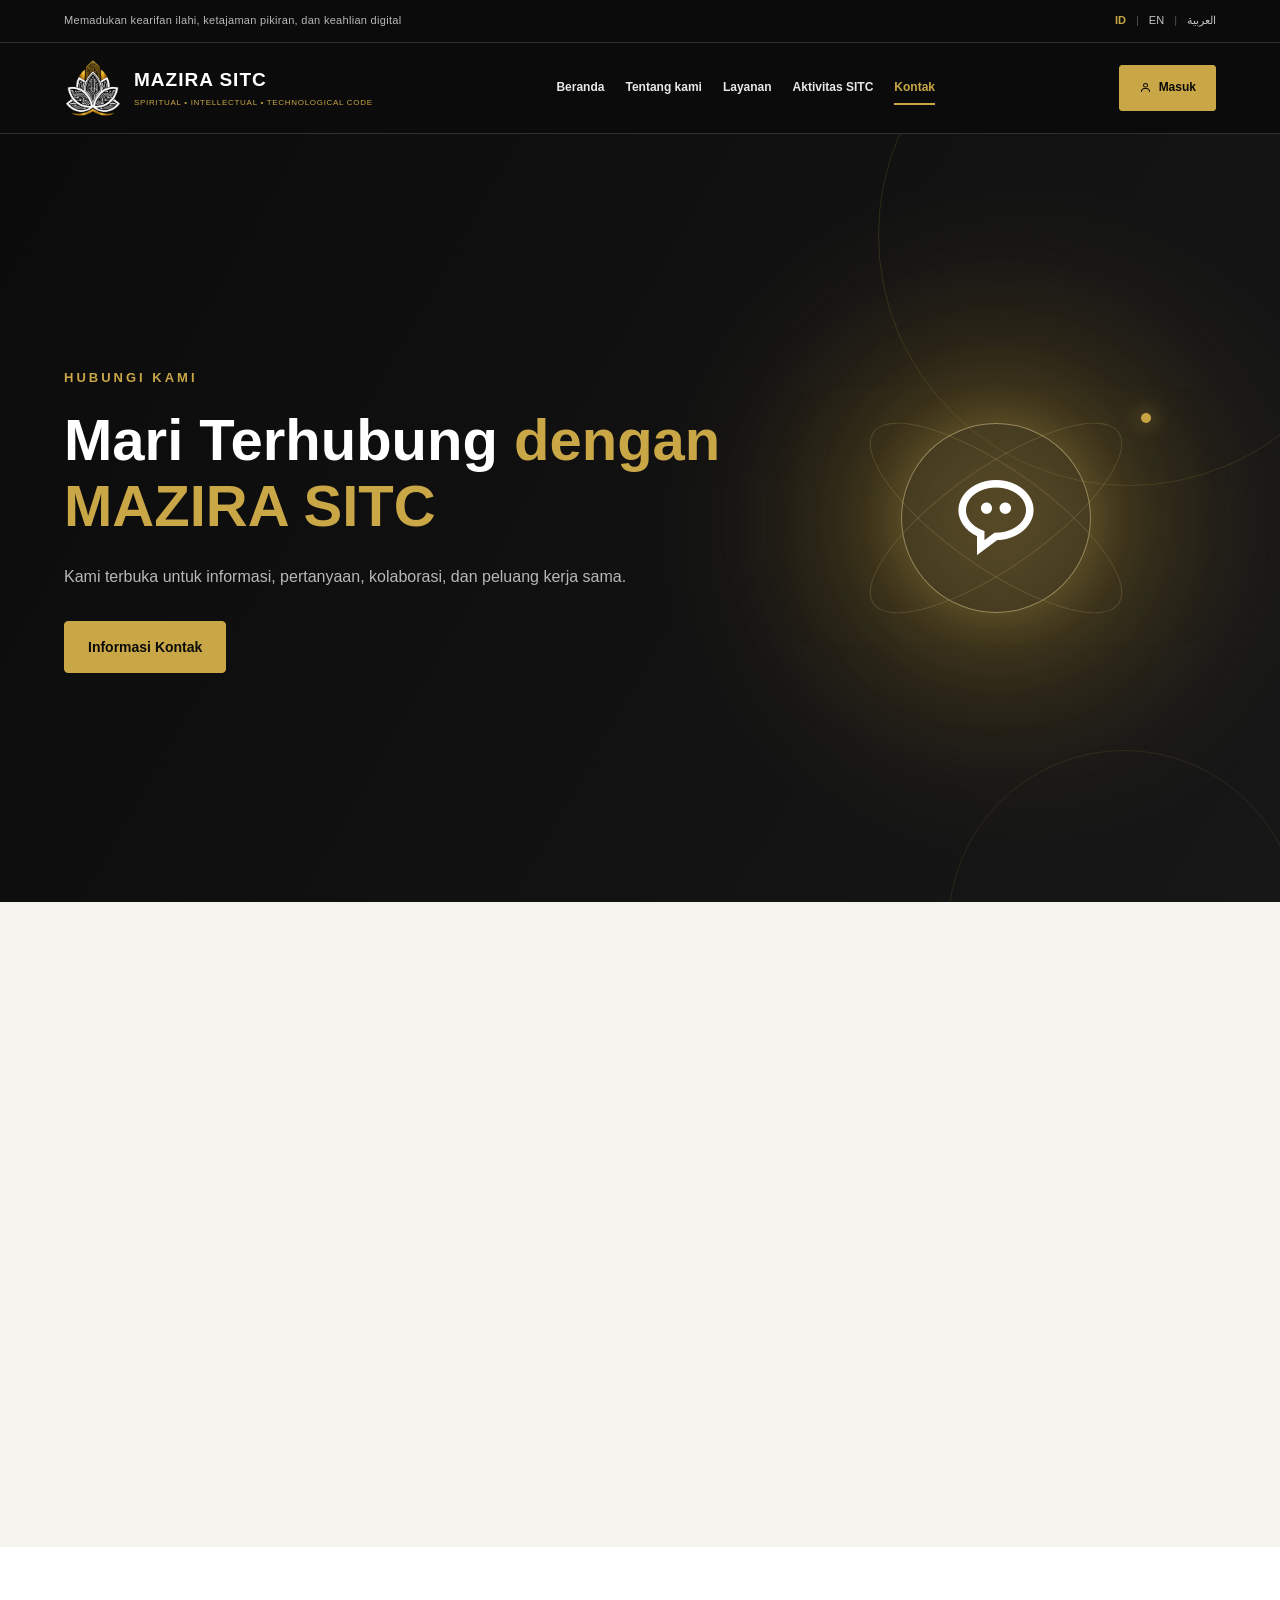
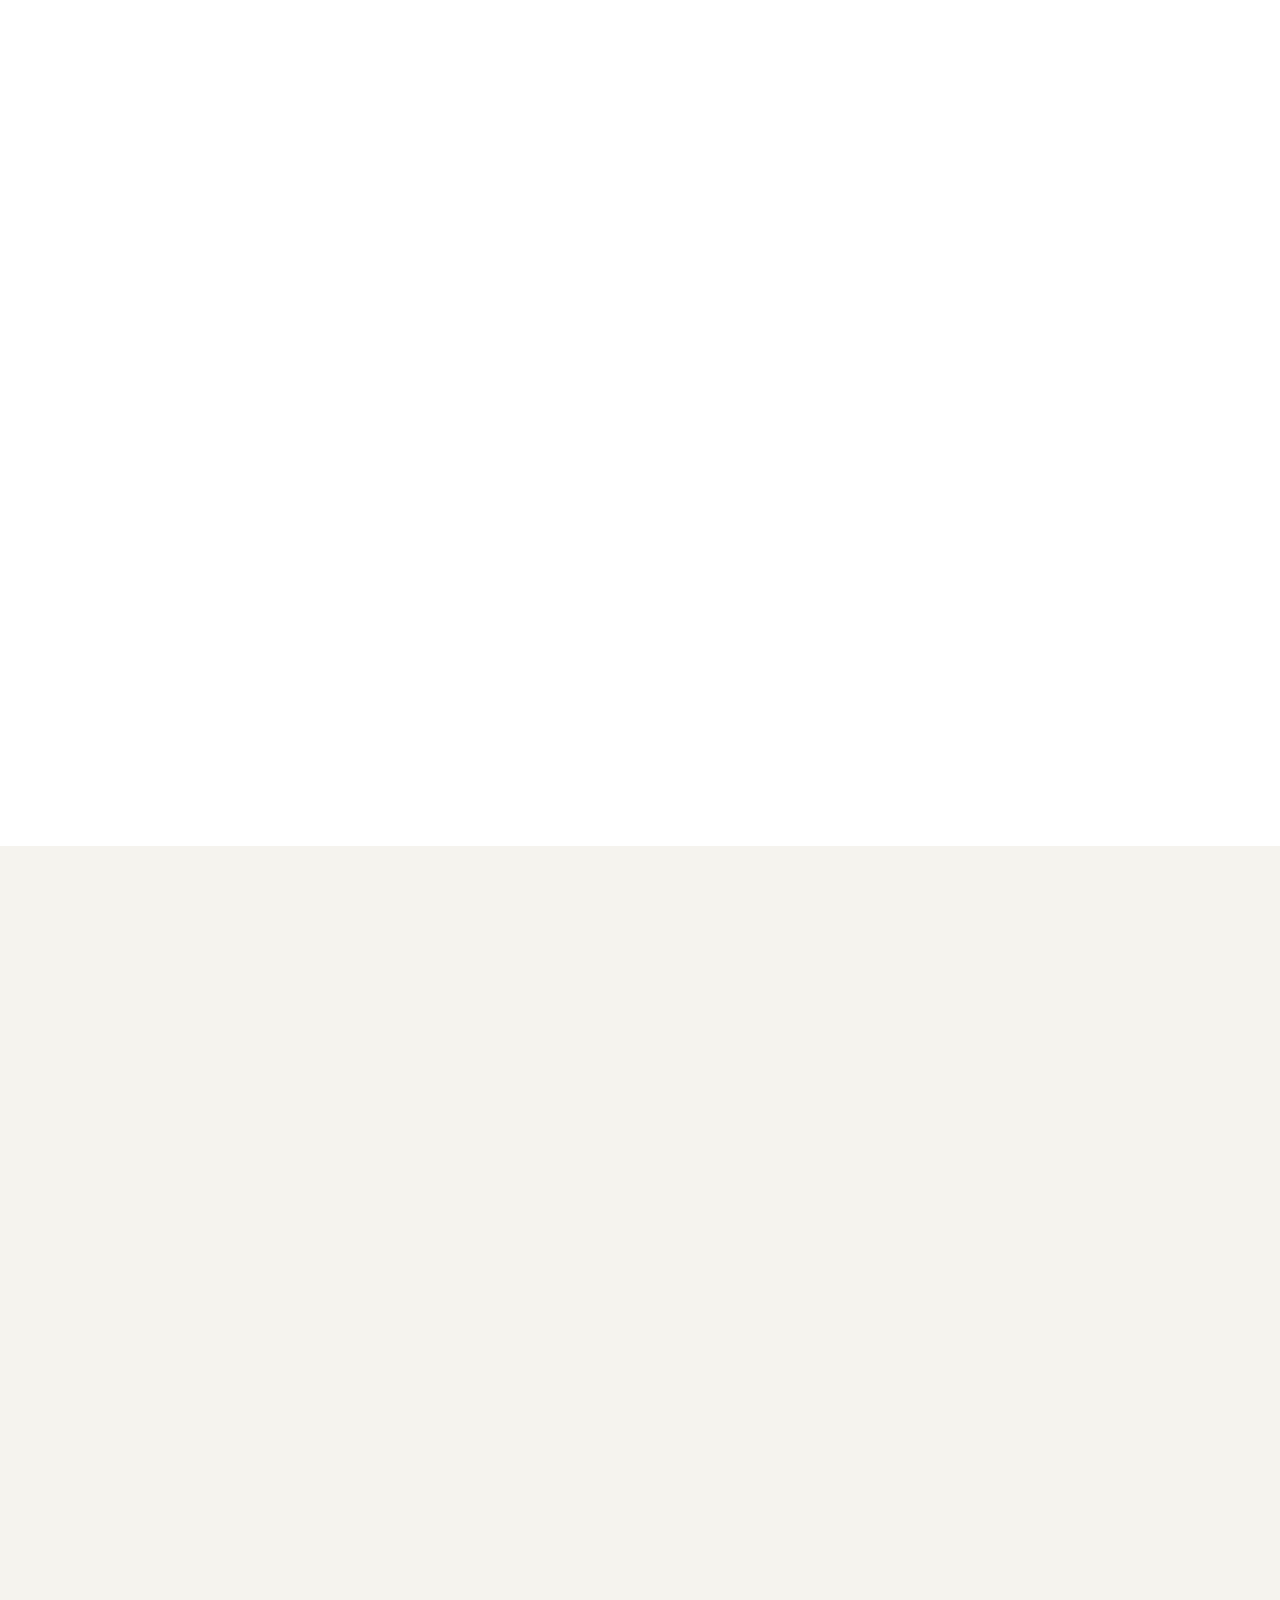
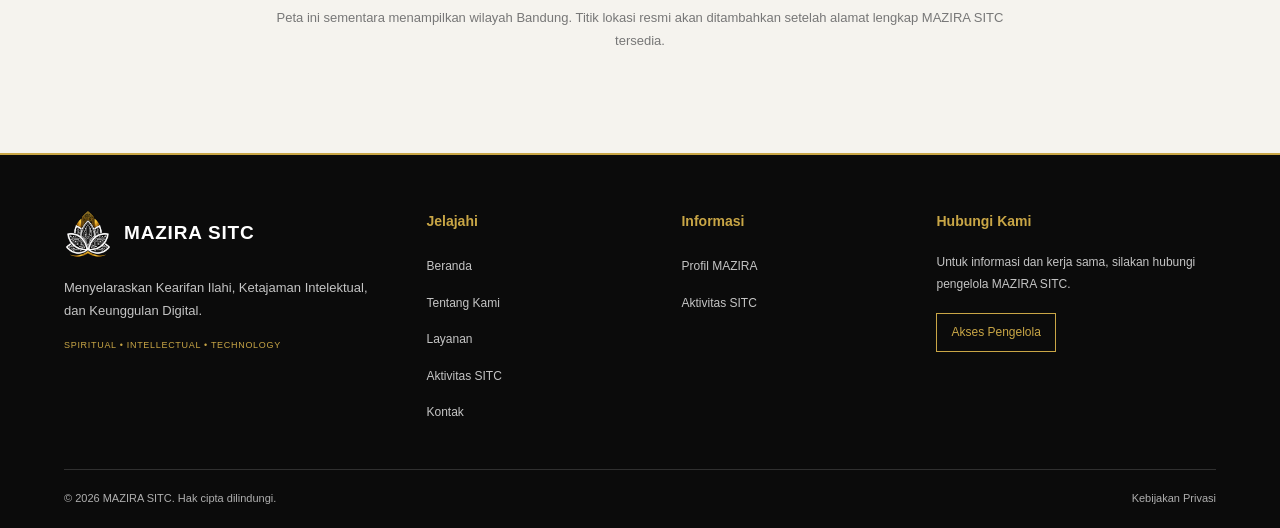
<file: kontak.html>
<!DOCTYPE html>
<html lang="id">
<head>
    <meta charset="UTF-8">
    <meta name="viewport" content="width=device-width, initial-scale=1.0">

    <meta name="description"
          content="Hubungi MAZIRA SITC untuk informasi, pertanyaan, dan kerja sama.">

    <title>Kontak | MAZIRA SITC</title>

    <link rel="icon" href="assets/img/logo/mazira.png" type="image/png">

    <!-- Boxicons -->
    <link href="https://unpkg.com/boxicons@2.1.4/css/boxicons.min.css"
          rel="stylesheet">

    <!-- CSS -->
    <link rel="stylesheet" href="assets/css/style.css">
    <link rel="stylesheet" href="assets/css/kontak.css">
</head>

<body>

    <!-- ========== HEADER ========== -->
    <header class="header">

        <!-- TOPBAR -->
        <div class="topbar">
            <div class="container topbar-container">

                <p class="tagline" data-i18n="navbar.tagline">
                    Memadukan kearifan ilahi, ketajaman pikiran, dan keahlian digital
                </p>

                <div class="language" aria-label="Pilihan bahasa">
                    <button class="lang active" type="button"
                            data-language="id" aria-pressed="true">ID</button>

                    <span aria-hidden="true">|</span>

                    <button class="lang" type="button"
                            data-language="en" aria-pressed="false">EN</button>

                    <span aria-hidden="true">|</span>

                    <button class="lang arabic" type="button"
                            data-language="ar" aria-pressed="false">العربية</button>
                </div>

            </div>
        </div>

        <!-- NAVIGASI -->
        <div class="navbar-wrapper">
            <nav class="navbar container" aria-label="Navigasi utama">

                <a href="index.html" class="brand"
                   aria-label="MAZIRA SITC - Beranda">

                    <img src="assets/img/logo/mazira.png"
                         class="brand-logo"
                         alt="Logo MAZIRA SITC">

                    <div class="brand-text">
                        <h1>MAZIRA SITC</h1>

                        <p data-i18n="navbar.brand_description">
                            SPIRITUAL • INTELLECTUAL • TECHNOLOGICAL CODE
                        </p>
                    </div>

                </a>

                <ul class="nav-menu">
                    <li>
                        <a href="index.html" class="nav-link"
                           data-i18n="navbar.beranda">Beranda</a>
                    </li>

                    <li>
                        <a href="tentang.html" class="nav-link"
                           data-i18n="navbar.tentang_kami">Tentang Kami</a>
                    </li>

                    <li>
                        <a href="layanan.html" class="nav-link"
                           data-i18n="navbar.layanan">Layanan</a>
                    </li>

                    <li>
                        <a href="aktivitas.html" class="nav-link"
                           data-i18n="navbar.aktivitas">Aktivitas SITC</a>
                    </li>

                    <li>
                        <a href="kontak.html" class="nav-link active"
                           aria-current="page"
                           data-i18n="navbar.kontak">Kontak</a>
                    </li>
                </ul>

                <a href="login.html" class="login-btn">
                    <i class="bx bx-user" aria-hidden="true"></i>
                    <span data-i18n="navbar.login">Login</span>
                </a>

            </nav>
        </div>

    </header>


    <!-- ========== KONTEN KONTAK ========== -->
    <main class="contact-page">

        <!-- HERO -->
        <section class="contact-hero">
            <div class="container contact-hero-container">

                <div class="contact-hero-content" data-reveal>

                    <p class="contact-eyebrow"
                       data-i18n="contact.hero_eyebrow">
                        HUBUNGI KAMI
                    </p>

                    <h2>
                        <span data-i18n="contact.hero_title1">
                            Mari Terhubung
                        </span>
                        <span class="title2" data-i18n="contact.hero_title2">
                            dengan MAZIRA SITC
                        </span>
                         
                    </h2>

                    <p data-i18n="contact.hero_description">
                        Kami terbuka untuk informasi, pertanyaan,
                        kolaborasi, dan peluang kerja sama.
                    </p>

                    <a href="#contact-information"
                       class="contact-hero-button"
                       data-i18n="contact.hero_button">
                        Informasi Kontak
                        <i class="bx bx-right-arrow-alt"></i>
                    </a>

                </div>

                <div class="contact-hero-visual" aria-hidden="true">
                    <div class="contact-visual-circle">
                        <i class="bx bx-message-rounded-dots"></i>
                    </div>

                    <span class="contact-visual-line line-one"></span>
                    <span class="contact-visual-line line-two"></span>
                    <span class="contact-visual-dot"></span>
                </div>

            </div>
        </section>


        <!-- INFORMASI KONTAK -->
        <section class="contact-information"
                 id="contact-information">

            <div class="container">

                <div class="contact-section-heading" data-reveal>

                    <span class="contact-eyebrow"
                          data-i18n="contact.info_eyebrow">
                        INFORMASI
                    </span>

                    <h2 data-i18n="contact.info_title">
                        Informasi Kontak
                    </h2>

                    <p data-i18n="contact.info_description">
                        Silakan gunakan informasi berikut untuk
                        menghubungi pengelola MAZIRA SITC.
                    </p>

                </div>


                <div class="contact-info-grid">

                    <!-- ALAMAT -->
                    <article class="contact-info-card" data-reveal>

                        <div class="contact-icon">
                            <i class="bx bx-map"></i>
                        </div>

                        <h3 data-i18n="contact.address_title">
                            Alamat
                        </h3>

                        <p data-i18n="contact.address_value">
                            Gg. Neglasari V No.27, Cijaura, Kec. Buahbatu, Kota Bandung, Jawa Barat 40287
                        </p>

                    </article>


                    <!-- EMAIL -->
                    <article class="contact-info-card" data-reveal>

                        <div class="contact-icon">
                            <i class="bx bx-envelope"></i>
                        </div>

                        <h3 data-i18n="contact.email_title">
                            Email
                        </h3>

                        <p data-i18n="contact.email_value">
                            info@mazirasitc.id
                        </p>

                    </article>


                    <!-- WHATSAPP -->
                    <article class="contact-info-card" data-reveal>

                        <div class="contact-icon">
                            <i class="bx bxl-whatsapp"></i>
                        </div>

                        <h3 data-i18n="contact.whatsapp_title">
                            WhatsApp
                        </h3>

                        <p data-i18n="contact.whatsapp_value">
                            +62 821-3301-5913
                        </p>

                    </article>


                    <!-- JAM OPERASIONAL -->
                    <article class="contact-info-card" data-reveal>

                        <div class="contact-icon">
                            <i class="bx bx-time-five"></i>
                        </div>

                        <h3 data-i18n="contact.hours_title">
                            Jam Operasional
                        </h3>

                        <p data-i18n="contact.hours_value">
                            18:00 - 20:00 PM, Senin dan Kamis
                        </p>

                    </article>

                </div>

            </div>
        </section>


        <!-- FORMULIR PESAN -->
        <section class="contact-form-section">
            <div class="container contact-form-container">

                <div class="contact-form-content" data-reveal>

                    <span class="contact-eyebrow"
                          data-i18n="contact.form_eyebrow">
                        KIRIM PESAN
                    </span>

                    <h2 data-i18n="contact.form_title">
                        Ada yang Ingin Ditanyakan?
                    </h2>

                    <p data-i18n="contact.form_description">
                        Sampaikan pertanyaan atau pesan Anda
                        melalui formulir berikut.
                    </p>

                    <div class="contact-form-decoration">
                        <i class="bx bx-conversation"></i>
                    </div>

                </div>


                <form class="contact-form" id="contactForm" data-reveal>

                    <div class="form-group">
                        <label for="contactName"
                               data-i18n="contact.name_label">
                            Nama Lengkap
                        </label>

                        <input
                            type="text"
                            id="contactName"
                            name="name"
                            placeholder="Masukkan nama lengkap"
                            data-i18n-placeholder="contact.name_placeholder"
                            autocomplete="name"
                            required
                        >
                    </div>


                    <div class="form-group">
                        <label for="contactEmail"
                               data-i18n="contact.email_label">
                            Alamat Email
                        </label>

                        <input
                            type="email"
                            id="contactEmail"
                            name="email"
                            placeholder="Masukkan alamat email"
                            data-i18n-placeholder="contact.email_placeholder"
                            autocomplete="email"
                            required
                        >
                    </div>


                    <div class="form-group">
                        <label for="contactSubject"
                               data-i18n="contact.subject_label">
                            Subjek Pesan
                        </label>

                        <input
                            type="text"
                            id="contactSubject"
                            name="subject"
                            placeholder="Tuliskan subjek pesan"
                            data-i18n-placeholder="contact.subject_placeholder"
                            required
                        >
                    </div>


                    <div class="form-group">
                        <label for="contactMessage"
                               data-i18n="contact.message_label">
                            Isi Pesan
                        </label>

                        <textarea
                            id="contactMessage"
                            name="message"
                            rows="6"
                            placeholder="Tuliskan pesan Anda di sini"
                            data-i18n-placeholder="contact.message_placeholder"
                            required
                        ></textarea>
                    </div>


                    <button type="submit" class="contact-submit-btn">
                        <span data-i18n="contact.submit_button">
                            Kirim Pesan
                        </span>

                        <i class="bx bx-right-arrow-alt"></i>
                    </button>

                    <p class="contact-form-note"
                       data-i18n="contact.form_note">
                        Formulir ini belum terhubung ke sistem pengiriman pesan.
                    </p>

                </form>

            </div>
        </section>


        <!-- LOKASI DAN MAPS -->
        <section class="contact-location">
            <div class="container">

                <div class="contact-section-heading" data-reveal>

                    <span class="contact-eyebrow"
                          data-i18n="contact.location_eyebrow">
                        LOKASI KAMI
                    </span>

                    <h2 data-i18n="contact.location_title">
                        Temukan Lokasi MAZIRA SITC
                    </h2>

                    <p data-i18n="contact.location_description">
                        MAZIRA SITC berkedudukan di Bandung,
                        Jawa Barat, Indonesia.
                    </p>

                </div>


                <div class="contact-map-wrapper" data-reveal>

                    <iframe
                        src="https://www.google.com/maps?q=Bandung%2C%20Jawa%20Barat%2C%20Indonesia&output=embed"
                        title="Peta wilayah Bandung, Jawa Barat"
                        width="100%"
                        height="450"
                        style="border:0;"
                        loading="lazy"
                        referrerpolicy="no-referrer-when-downgrade"
                        allowfullscreen>
                    </iframe>

                </div>

                <p class="map-note" data-i18n="contact.map_note">
                    Peta ini sementara menampilkan wilayah Bandung.
                    Titik lokasi resmi akan ditambahkan setelah alamat
                    lengkap MAZIRA SITC tersedia.
                </p>

            </div>
        </section>

    </main>


    <!-- ========== FOOTER ========== -->
    <footer class="footer" id="footer">
        <div class="container">

            <div class="footer-main">

                <!-- IDENTITAS -->
                <div class="footer-brand">

                    <a href="index.html" class="footer-brand-link">

                        <img src="assets/img/logo/mazira.png"
                             alt="Logo MAZIRA SITC"
                             class="footer-logo">

                        <span class="footer-brand-name">
                            MAZIRA SITC
                        </span>

                    </a>

                    <p class="footer-tagline"
                       data-i18n="footer.hero_description">
                        Menyelaraskan Kearifan Ilahi, Ketajaman
                        Intelektual, dan Keunggulan Digital.
                    </p>

                    <p class="footer-motto">
                        SPIRITUAL • INTELLECTUAL • TECHNOLOGY
                    </p>

                </div>


                <!-- JELAJAHI -->
                <div class="footer-column">
                    <h3 data-i18n="footer.footer_explore">Jelajahi</h3>

                    <ul>
                        <li>
                            <a href="index.html"
                               data-i18n="footer.link_home">Beranda</a>
                        </li>

                        <li>
                            <a href="tentang.html"
                               data-i18n="footer.link_about">Tentang Kami</a>
                        </li>

                        <li>
                            <a href="layanan.html"
                               data-i18n="footer.link_services">Layanan</a>
                        </li>

                        <li>
                            <a href="aktivitas.html"
                               data-i18n="footer.link_activities">Aktivitas SITC</a>
                        </li>

                        <li>
                            <a href="kontak.html"
                               data-i18n="footer.link_contact">Kontak</a>
                        </li>
                    </ul>
                </div>


                <!-- INFORMASI -->
                <div class="footer-column">
                    <h3 data-i18n="footer.footer_information">Informasi</h3>

                    <ul>
                        <li>
                            <a href="tentang.html"
                               data-i18n="footer.link_profile">Profil MAZIRA</a>
                        </li>

                        <li>
                            <a href="aktivitas.html"
                               data-i18n="footer.link_activities_info">Aktivitas SITC</a>
                        </li>
                    </ul>
                </div>


                <!-- KONTAK -->
                <div class="footer-column footer-contact">
                    <h3 data-i18n="footer.footer_contact">Hubungi Kami</h3>

                    <p data-i18n="footer.footer_contact_description">
                        Untuk informasi dan kerja sama,
                        silakan hubungi pengelola MAZIRA SITC.
                    </p>

                    <a href="login.html" class="footer-contact-link"
                       data-i18n="footer.footer_manager">
                        Akses Pengelola
                    </a>
                </div>

            </div>


            <div class="footer-bottom">
                <p data-i18n="footer.footer_copyright">
                    &copy; 2026 MAZIRA SITC. Hak cipta dilindungi.
                </p>

                <a href="kebijakan-privasi.html"
                   data-i18n="footer.footer_privacy">
                    Kebijakan Privasi
                </a>
            </div>

        </div>
    </footer>


    <!-- JAVASCRIPT -->
    <script src="assets/js/language.js"></script>
    <script src="assets/js/scroll-animate.js"></script>

</body>
</html>
</file>
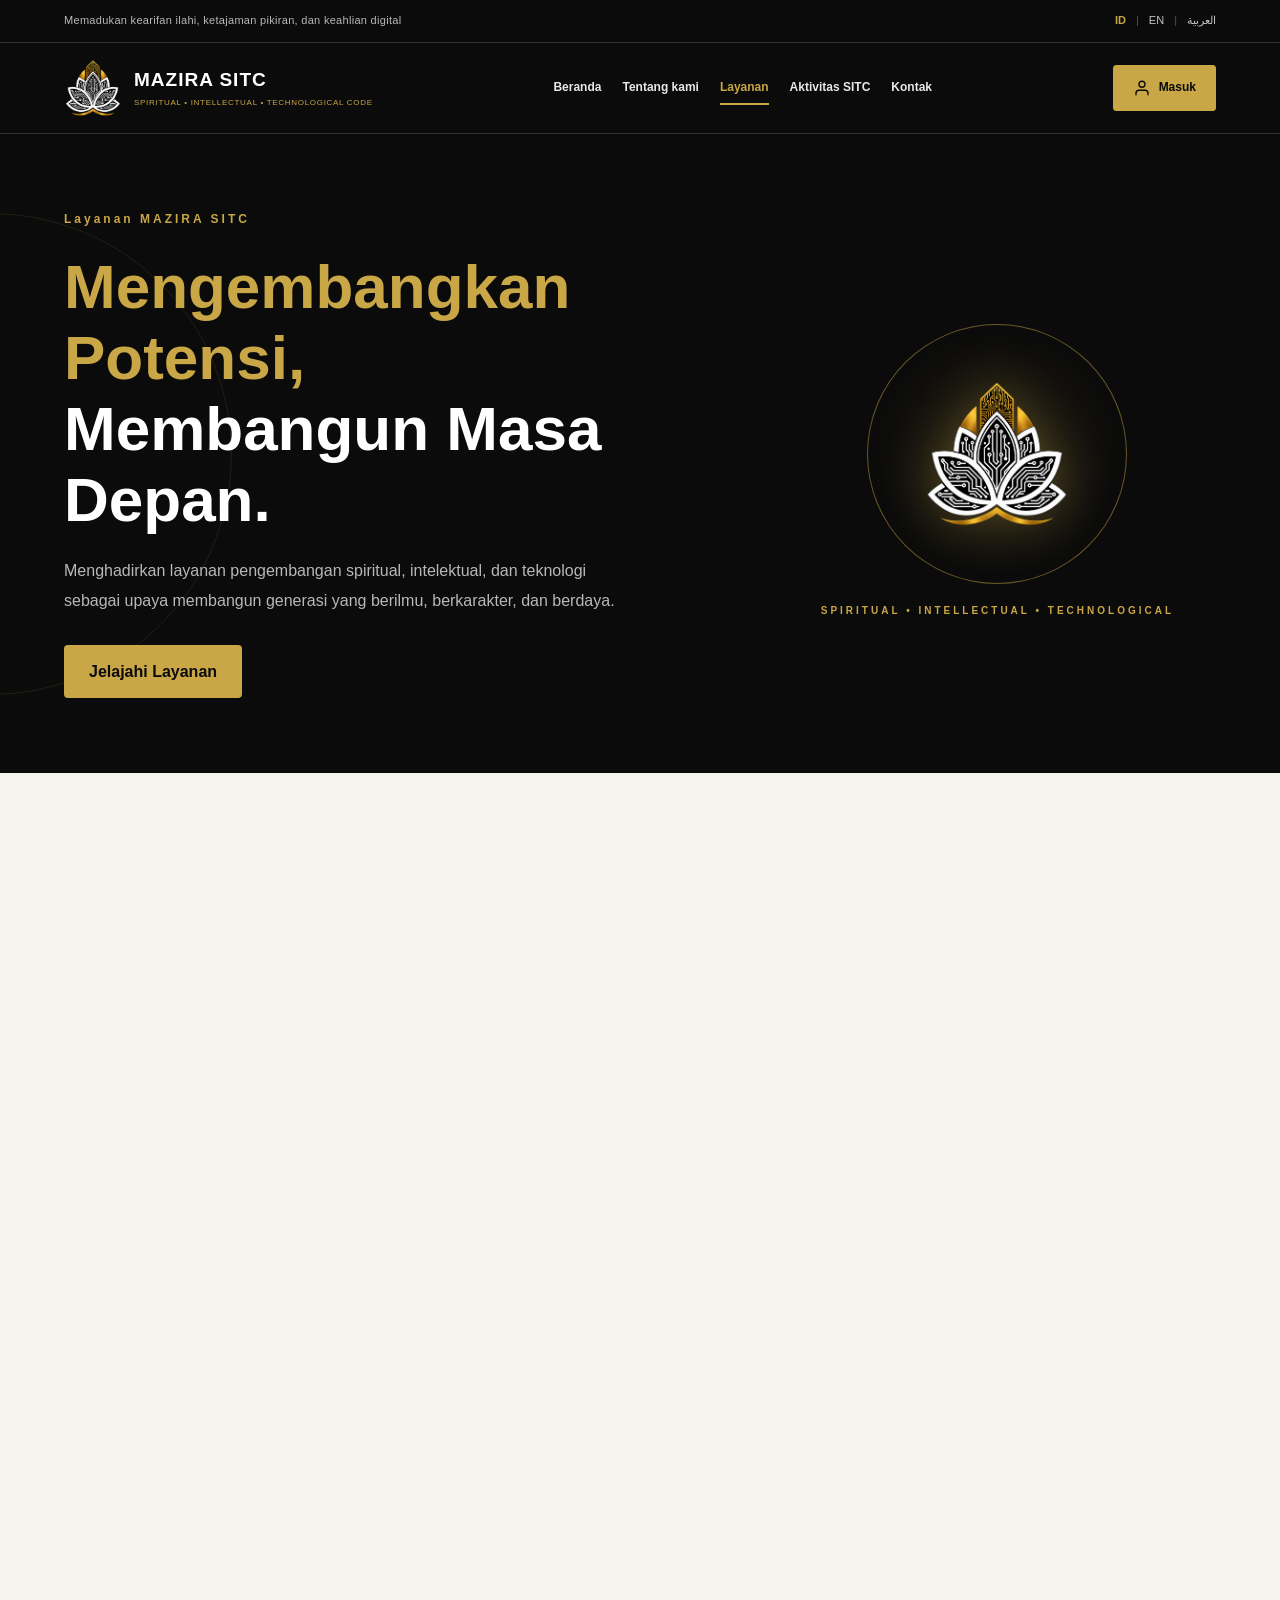
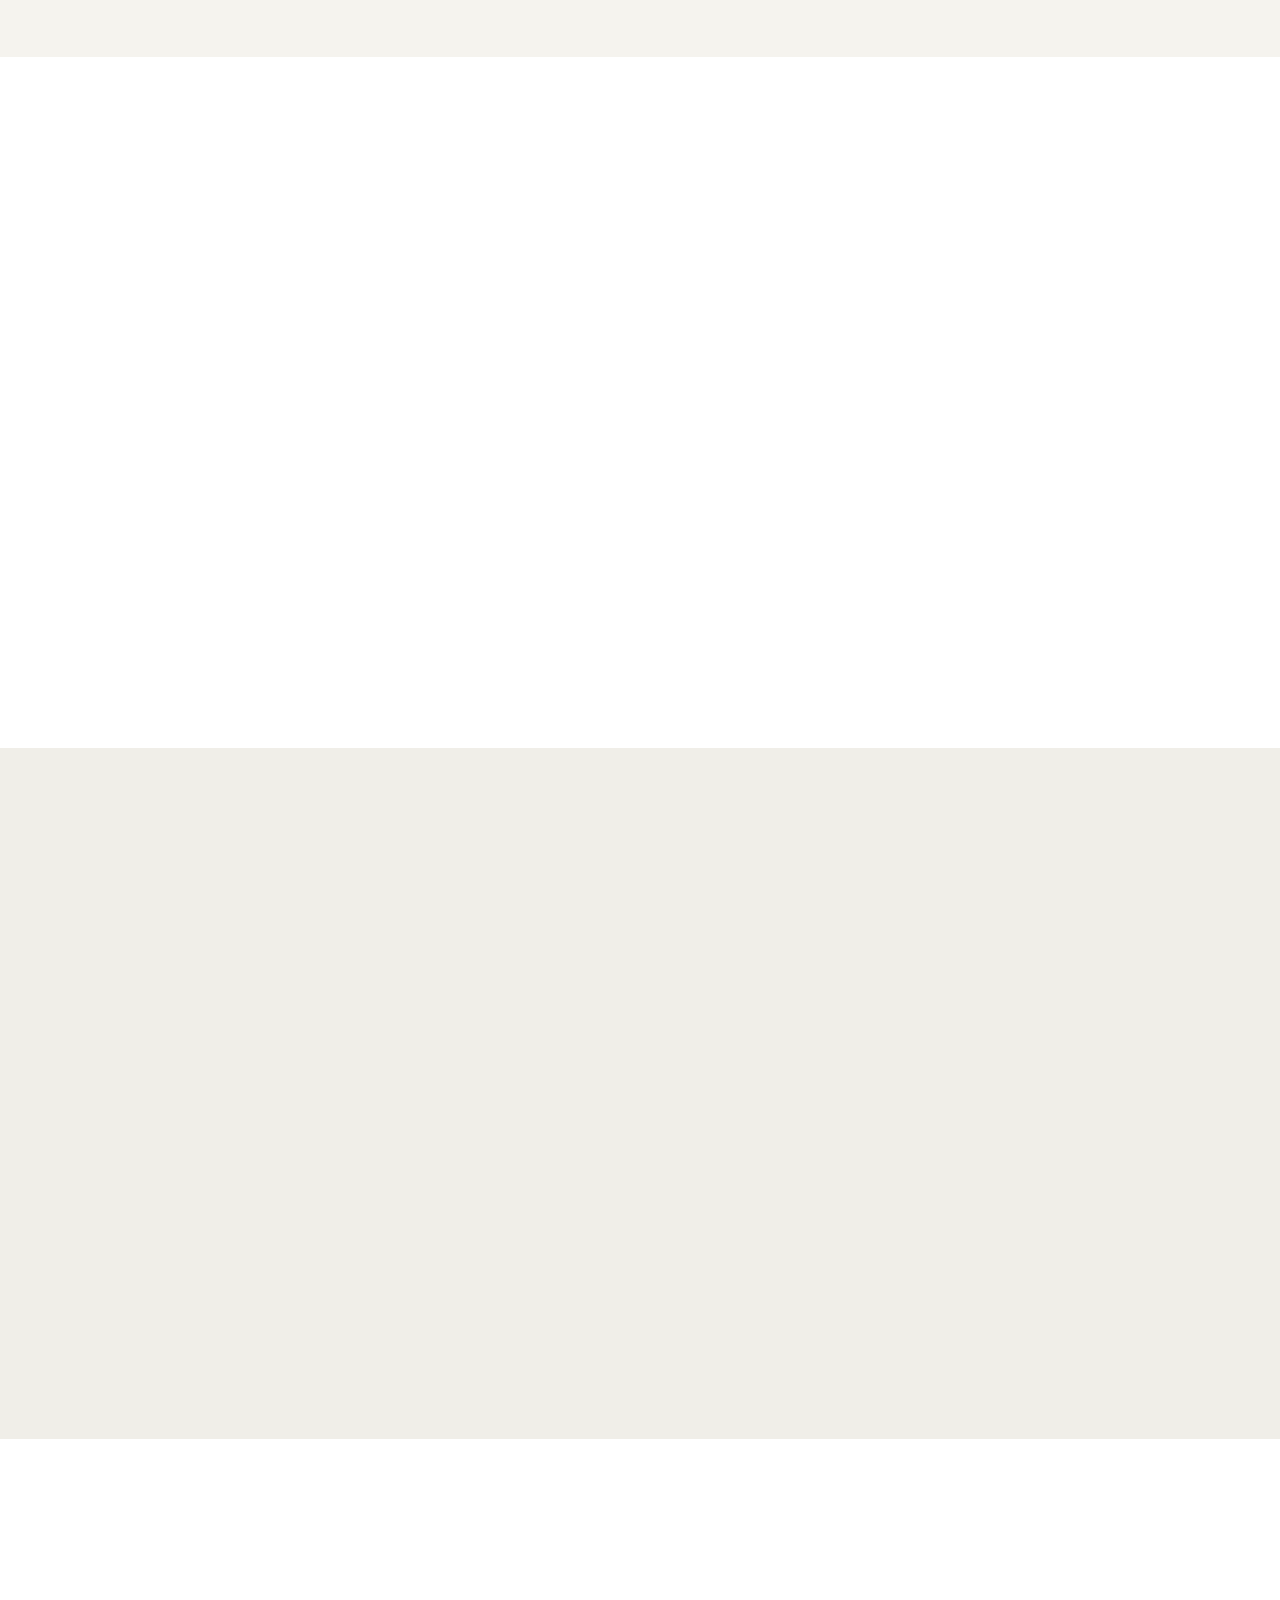
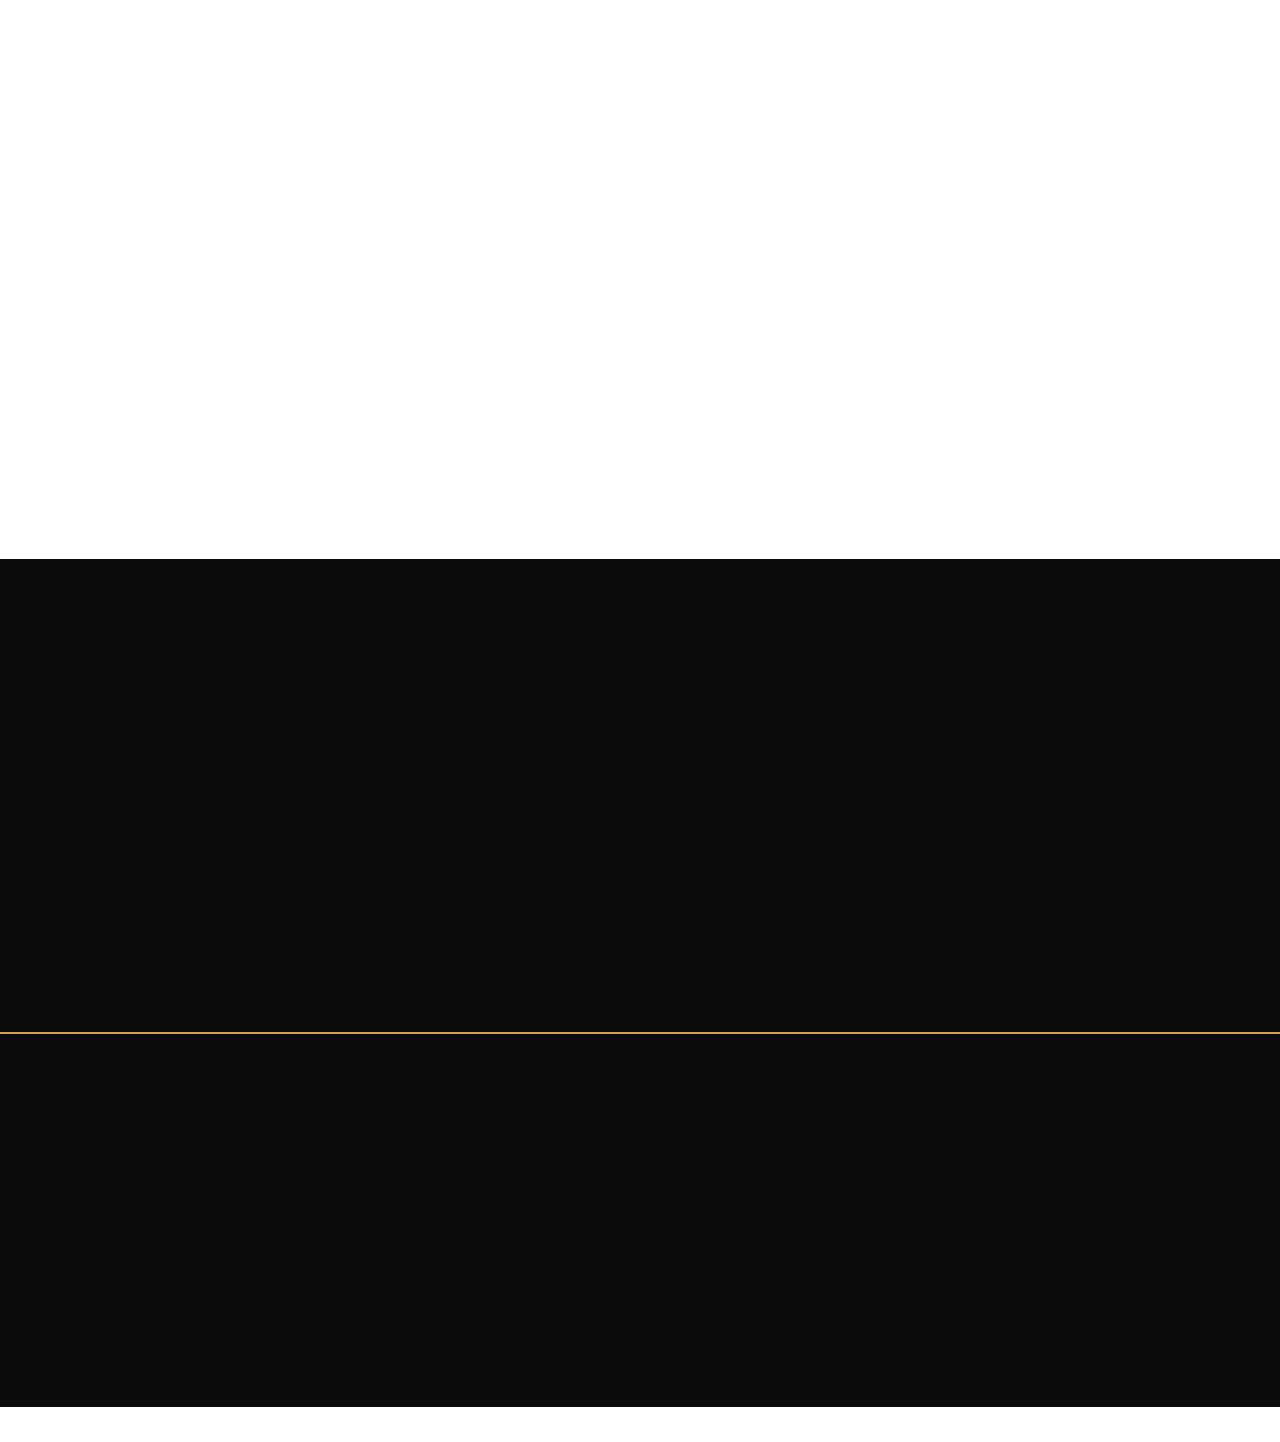
<file: layanan.html>
<!DOCTYPE html>
<html lang="id">
<head>
    <meta charset="UTF-8">
    <meta name="viewport" content="width=device-width, initial-scale=1.0">

    <meta name="description"
          content="Layanan MAZIRA SITC dalam bidang spiritual, intelektual, dan teknologi.">

    <title>Layanan | MAZIRA SITC</title>

    <link rel="icon" href="assets/img/logo/mazira.png" type="image/png">

    <link rel="stylesheet" href="assets/css/style.css">
    <link rel="stylesheet" href="assets/css/layanan.css">
</head>

<body>

    <!-- ========== HEADER ========== -->
    <header class="header">

        <!-- TOPBAR -->
        <div class="topbar">
            <div class="container topbar-container">

                <p class="tagline" data-i18n="navbar.tagline">
                    Memadukan kearifan ilahi, ketajaman pikiran, dan keahlian digital
                </p>

                <div class="language" aria-label="Pilihan bahasa">
                    <button class="lang active" type="button"
                            data-language="id" aria-pressed="true">ID</button>

                    <span aria-hidden="true">|</span>

                    <button class="lang" type="button"
                            data-language="en" aria-pressed="false">EN</button>

                    <span aria-hidden="true">|</span>

                    <button class="lang arabic" type="button"
                            data-language="ar" aria-pressed="false">العربية</button>
                </div>

            </div>
        </div>

        <!-- NAVIGASI -->
        <div class="navbar-wrapper">
            <nav class="navbar container" aria-label="Navigasi utama">

                <a href="index.html" class="brand"
                   aria-label="MAZIRA SITC - Beranda">

                    <img src="assets/img/logo/mazira.png"
                         class="brand-logo"
                         alt="Logo MAZIRA SITC">

                    <div class="brand-text">
                        <h1>MAZIRA SITC</h1>

                        <p data-i18n="navbar.brand_description">
                            SPIRITUAL • INTELLECTUAL • TECHNOLOGICAL CODE
                        </p>
                    </div>

                </a>

                <ul class="nav-menu">
                    <li>
                        <a href="index.html" class="nav-link"
                           data-i18n="navbar.beranda">Beranda</a>
                    </li>

                    <li>
                        <a href="tentang.html" class="nav-link"
                           data-i18n="navbar.tentang_kami">Tentang Kami</a>
                    </li>

                    <li>
                        <a href="layanan.html" class="nav-link active"
                           aria-current="page"
                           data-i18n="navbar.layanan">Layanan</a>
                    </li>

                    <li>
                        <a href="aktivitas.html" class="nav-link"
                           data-i18n="navbar.aktivitas">Aktivitas SITC</a>
                    </li>

                    <li>
                        <a href="kontak.html" class="nav-link"
                           data-i18n="navbar.kontak">Kontak</a>
                    </li>
                </ul>

                <a href="login.html" class="login-btn">
                    <svg xmlns="http://www.w3.org/2000/svg"
                         width="18" height="18"
                         viewBox="0 0 24 24"
                         fill="none"
                         stroke="currentColor"
                         stroke-width="1.8"
                         stroke-linecap="round"
                         stroke-linejoin="round"
                         aria-hidden="true">
                        <path d="M20 21v-2a4 4 0 0 0-4-4H8a4 4 0 0 0-4 4v2"/>
                        <circle cx="12" cy="7" r="4"/>
                    </svg>

                    <span data-i18n="navbar.login">Masuk</span>
                </a>

            </nav>
        </div>

    </header>


    <!-- ========== MAIN ========== -->
    <main class="services-page">

        <!-- HERO LAYANAN -->
        <section class="services-hero">

            <div class="container services-hero-container">

                <div class="services-hero-content" data-reveal>

                    <p class="services-eyebrow"
                       data-i18n="services.hero_eyebrow">
                        LAYANAN MAZIRA SITC
                    </p>

                    <h2>
                        <span data-i18n="services.hero_title1">
                            Mengembangkan Potensi,
                        </span>
                        <span class="title2" data-i18n="services.hero_title2">
                            Membangun Masa Depan.
                        </span>
                    </h2>

                    <p class="services-hero-description"
                       data-i18n="services.hero_description">
                        Menghadirkan layanan pengembangan spiritual,
                        intelektual, dan teknologi sebagai upaya membangun
                        generasi yang berilmu, berkarakter, dan berdaya.
                    </p>

                    <a href="#service-pillars" class="services-hero-button"
                       data-i18n="services.hero_button">
                        Jelajahi Layanan
                    </a>

                </div>

                <div class="services-hero-visual" data-reveal>

                    <div class="services-logo-glow"></div>

                    <img src="assets/img/logo/mazira.png"
                         alt="Logo MAZIRA SITC">

                    <p data-i18n="services.visual_caption">
                        SPIRITUAL • INTELLECTUAL • TECHNOLOGICAL
                    </p>

                </div>

            </div>

        </section>


        <!-- PENGANTAR LAYANAN -->
        <section class="services-introduction">

            <div class="container" data-reveal>

                <div class="services-section-heading">

                    <p class="services-eyebrow"
                       data-i18n="services.intro_eyebrow">
                        TENTANG LAYANAN
                    </p>

                    <h2 data-i18n="services.intro_title">
                        Tiga Pilar Pengembangan
                    </h2>

                    <p data-i18n="services.intro_description">
                        Setiap layanan MAZIRA SITC dikembangkan berdasarkan
                        tiga kerangka utama yang saling melengkapi untuk
                        membentuk pribadi yang seimbang.
                    </p>

                </div>

            </div>

        </section>


        <!-- TIGA PILAR LAYANAN -->
        <section class="service-pillars" id="service-pillars">

            <div class="container">

                <div class="service-pillar-grid">

                    <!-- SPIRITUAL -->
                    <article class="pillar-card spiritual-card" data-reveal>

                        <span class="pillar-code">S-CODE</span>

                        <div class="pillar-icon">
                            <span>01</span>
                        </div>

                        <h3 data-i18n="services.spiritual_title">
                            Kode Spiritual
                        </h3>

                        <h4 data-i18n="services.spiritual_motto">
                            Membersihkan Hati, Menemukan Kedamaian Batin.
                        </h4>

                        <p data-i18n="services.spiritual_description">
                            Layanan yang berfokus pada penguatan spiritual
                            melalui praktik zikir terpadu, pendalaman makna
                            syahadat, dan kecintaan kepada Nabi Muhammad SAW.
                        </p>

                        <a href="#spiritual-services"
                           class="pillar-link"
                           data-i18n="services.detail_button">
                            Pelajari Layanan
                        </a>

                    </article>


                    <!-- INTELEKTUAL -->
                    <article class="pillar-card intellectual-card" data-reveal>

                        <span class="pillar-code">I-CODE</span>

                        <div class="pillar-icon">
                            <span>02</span>
                        </div>

                        <h3 data-i18n="services.intellectual_title">
                            Kode Intelektual
                        </h3>

                        <h4 data-i18n="services.intellectual_motto">
                            Mengasah Pikiran, Membangun Integritas.
                        </h4>

                        <p data-i18n="services.intellectual_description">
                            Program pengembangan kapasitas intelektual
                            yang menjembatani ilmu modern dengan nilai
                            moral melalui seminar, kajian, dan pemikiran kritis.
                        </p>

                        <a href="#intellectual-services"
                           class="pillar-link"
                           data-i18n="services.detail_button">
                            Pelajari Layanan
                        </a>

                    </article>


                    <!-- TEKNOLOGI -->
                    <article class="pillar-card technology-card" data-reveal>

                        <span class="pillar-code">T-CODE</span>

                        <div class="pillar-icon">
                            <span>03</span>
                        </div>

                        <h3 data-i18n="services.technology_title">
                            Kode Teknologi
                        </h3>

                        <h4 data-i18n="services.technology_motto">
                            Menguasai Teknologi, Membangun Masa Depan.
                        </h4>

                        <p data-i18n="services.technology_description">
                            Pelatihan teknologi berbasis pemrograman
                            dan rekayasa perangkat lunak untuk membekali
                            generasi dengan keterampilan digital.
                        </p>

                        <a href="#technology-services"
                           class="pillar-link"
                           data-i18n="services.detail_button">
                            Pelajari Layanan
                        </a>

                    </article>

                </div>

            </div>

        </section>


        <!-- DETAIL LAYANAN SPIRITUAL -->
        <section class="service-detail spiritual-detail"
                 id="spiritual-services">

            <div class="container">

                <div class="detail-heading" data-reveal>

                    <span class="detail-code">S-CODE</span>

                    <p class="services-eyebrow"
                       data-i18n="services.spiritual_eyebrow">
                        PENGUATAN SPIRITUAL
                    </p>

                    <h2 data-i18n="services.spiritual_section_title">
                        Layanan Spiritual
                    </h2>

                    <p data-i18n="services.spiritual_section_description">
                        Membangun kedamaian batin dan memperkuat
                        keimanan melalui pendekatan spiritual Islam.
                    </p>

                </div>

                <div class="service-item-grid">

                    <article class="service-item" data-reveal>
                        <span class="service-number">01</span>

                        <h3 data-i18n="services.spiritual_service1_title">
                            Sesi Zikir Terpandu
                        </h3>

                        <p data-i18n="services.spiritual_service1_text">
                            Sesi rutin untuk praktik wirid dengan fokus
                            pada penguatan tauhid melalui syahadat dan
                            kecintaan kepada Nabi Muhammad SAW melalui
                            shalawat.
                        </p>
                    </article>

                    <article class="service-item" data-reveal>
                        <span class="service-number">02</span>

                        <h3 data-i18n="services.spiritual_service2_title">
                            Bimbingan Spiritual dan Kesadaran Diri
                        </h3>

                        <p data-i18n="services.spiritual_service2_text">
                            Bimbingan untuk mengenali diri dan membangun
                            ketenangan batin di tengah tekanan kehidupan
                            modern melalui pendekatan berbasis zikir.
                        </p>
                    </article>

                    <article class="service-item" data-reveal>
                        <span class="service-number">03</span>

                        <h3 data-i18n="services.spiritual_service3_title">
                            Workshop Teologi
                        </h3>

                        <p data-i18n="services.spiritual_service3_text">
                            Kajian mendalam mengenai ajaran Islam,
                            pentingnya syahadat, dan filosofi ibadah
                            sebagai dasar pengabdian kepada Allah SWT.
                        </p>
                    </article>

                </div>

            </div>

        </section>


        <!-- DETAIL LAYANAN INTELEKTUAL -->
        <section class="service-detail intellectual-detail"
                 id="intellectual-services">

            <div class="container">

                <div class="detail-heading" data-reveal>

                    <span class="detail-code">I-CODE</span>

                    <p class="services-eyebrow"
                       data-i18n="services.intellectual_eyebrow">
                        PENGEMBANGAN INTELEKTUAL
                    </p>

                    <h2 data-i18n="services.intellectual_section_title">
                        Layanan Intelektual
                    </h2>

                    <p data-i18n="services.intellectual_section_description">
                        Mengembangkan kemampuan berpikir kritis,
                        integritas moral, dan kapasitas akademik.
                    </p>

                </div>

                <div class="service-item-grid">

                    <article class="service-item" data-reveal>
                        <span class="service-number">01</span>

                        <h3 data-i18n="services.intellectual_service1_title">
                            Seminar Pendidikan Holistik
                        </h3>

                        <p data-i18n="services.intellectual_service1_text">
                            Pelatihan dan seminar yang menggabungkan
                            pengetahuan agama dengan ilmu pengetahuan
                            umum untuk membangun wawasan yang menyeluruh.
                        </p>
                    </article>

                    <article class="service-item" data-reveal>
                        <span class="service-number">02</span>

                        <h3 data-i18n="services.intellectual_service2_title">
                            Berpikir Kritis dan Kepemimpinan Moral
                        </h3>

                        <p data-i18n="services.intellectual_service2_text">
                            Program pengembangan karakter yang menekankan
                            integritas moral, kemampuan berpikir kritis,
                            dan kecerdasan intelektual.
                        </p>
                    </article>

                    <article class="service-item" data-reveal>
                        <span class="service-number">03</span>

                        <h3 data-i18n="services.intellectual_service3_title">
                            Program Literasi dan Riset
                        </h3>

                        <p data-i18n="services.intellectual_service3_text">
                            Dukungan pengembangan pengetahuan kontemporer
                            melalui literasi dan kegiatan riset yang
                            relevan dengan kemajuan bangsa Indonesia.
                        </p>
                    </article>

                </div>

            </div>

        </section>


        <!-- DETAIL LAYANAN TEKNOLOGI -->
        <section class="service-detail technology-detail"
                 id="technology-services">

            <div class="container">

                <div class="detail-heading" data-reveal>

                    <span class="detail-code">T-CODE</span>

                    <p class="services-eyebrow"
                       data-i18n="services.technology_eyebrow">
                        PENGUASAAN TEKNOLOGI
                    </p>

                    <h2 data-i18n="services.technology_section_title">
                        Layanan Teknologi
                    </h2>

                    <p data-i18n="services.technology_section_description">
                        Membekali generasi dengan keterampilan
                        pemrograman dan pemanfaatan teknologi yang beretika.
                    </p>

                </div>

                <div class="service-item-grid">

                    <article class="service-item" data-reveal>
                        <span class="service-number">01</span>

                        <h3 data-i18n="services.technology_service1_title">
                            Bootcamp Coding dan Pemrograman
                        </h3>

                        <p data-i18n="services.technology_service1_text">
                            Kursus intensif rekayasa perangkat lunak
                            yang dirancang untuk mengembangkan kemampuan
                            pemrograman dan keterampilan teknis peserta.
                        </p>
                    </article>

                    <article class="service-item" data-reveal>
                        <span class="service-number">02</span>

                        <h3 data-i18n="services.technology_service2_title">
                            Workshop Transformasi Digital
                        </h3>

                        <p data-i18n="services.technology_service2_text">
                            Pendidikan mengenai pemanfaatan teknologi
                            kontemporer untuk meningkatkan efisiensi
                            kerja, kreativitas, dan inovasi.
                        </p>
                    </article>

                    <article class="service-item" data-reveal>
                        <span class="service-number">03</span>

                        <h3 data-i18n="services.technology_service3_title">
                            Konsultasi Etika Teknologi
                        </h3>

                        <p data-i18n="services.technology_service3_text">
                            Bimbingan mengenai pemanfaatan dan
                            pengembangan teknologi yang tetap
                            berlandaskan nilai etika dan moral.
                        </p>
                    </article>

                </div>

            </div>

        </section>


        <!-- AJAKAN -->
        <section class="services-cta">

            <div class="container" data-reveal>

                <p class="services-eyebrow"
                   data-i18n="services.cta_eyebrow">
                    BERTUMBUH BERSAMA MAZIRA
                </p>

                <h2 data-i18n="services.cta_title">
                    Membangun Generasi yang Berilmu dan Berdaya.
                </h2>

                <p data-i18n="services.cta_description">
                    Mengembangkan potensi diri melalui keseimbangan
                    spiritual, intelektual, dan teknologi.
                </p>

                <a href="kontak.html" class="services-cta-button"
                   data-i18n="services.cta_button">
                    Hubungi Kami
                </a>

            </div>

        </section>

    </main>


    <!-- =========== FOOTER ========== -->
    <footer class="footer" id="footer">
        <div class="container">
        
            <div class="footer-main" data-reveal>
            
                <!-- IDENTITAS ORGANISASI -->
                <div class="footer-brand">
                    <a href="index.html" class="footer-brand-link">
                        <img
                            src="assets/img/logo/mazira.png"
                            alt="Logo MAZIRA SITC"
                            class="footer-logo"
                        >
                    
                        <span class="footer-brand-name">
                            MAZIRA SITC
                        </span>
                    </a>
                
                    <p class="footer-tagline" data-i18n="footer.hero_description">
                        Menyelaraskan Kearifan Ilahi, Ketajaman
                        Intelektual, dan Keunggulan Digital.
                    </p>
                
                    <p class="footer-motto" data-i18n="footer.brand_description">
                        SPIRITUAL • INTELLECTUAL • TECHNOLOGY
                    </p>
                </div>
            
                <!-- NAVIGASI -->
                <div class="footer-column">
                    <h3 data-i18n="footer.footer_explore">Jelajahi</h3>
                
                    <ul>
                        <li><a href="#" data-i18n="navbar.beranda">Beranda</a></li>
                        <li><a href="#" data-i18n="navbar.tentang_kami">Tentang Kami</a></li>
                        <li><a href="#" data-i18n="navbar.layanan">Layanan</a></li>
                        <li><a href="#" data-i18n="navbar.aktivitas">Aktivitas SITC</a></li>
                        <li><a href="#" data-i18n="navbar.kontak">Kontak</a></li>
                    </ul>
                </div>
            
                <!-- INFORMASI -->
                <div class="footer-column">
                    <h3 data-i18n="footer.footer_information">Informasi</h3>
                
                    <ul>
                        <li><a href="aktivitas.html" data-i18n="navbar.aktivitas">Aktivitas</a></li>
                        <li><a href="tentang.html" data-i18n="navbar.tentang_kami">Tentang Kami</a></li>
                    </ul>
                </div>
            
                <!-- KONTAK -->
                <div class="footer-column footer-contact">
                    <h3 data-i18n="footer.footer_contact">Hubungi Kami</h3>
                
                    <p data-i18n="footer.footer_contact_description">
                        Untuk informasi dan kerja sama,
                        silakan hubungi pengelola MAZIRA SITC.
                    </p>
                
                    <!-- Isi dengan kontak resmi setelah tersedia -->
                    <a href="login.html" class="footer-contact-link" data-i18n="footer.footer_manager">
                        Akses Pengelola
                    </a>
                </div>
            
            </div>
        
            <!-- COPYRIGHT -->
            <div class="footer-bottom" data-reveal>
                <p data-i18n="footer.footer_copyright">
                    &copy; 2026 MAZIRA SITC.
                    Hak cipta dilindungi.
                </p>
            
                <a href="kebijakan-privasi.html" data-i18n="footer.footer_privacy">
                    Kebijakan Privasi
                </a>
            </div>
        
        </div>
    </footer>


    <!-- JAVASCRIPT -->
    <script src="assets/js/language.js"></script>
    <script src="assets/js/scroll-animate.js"></script>

</body>
</html>
</file>
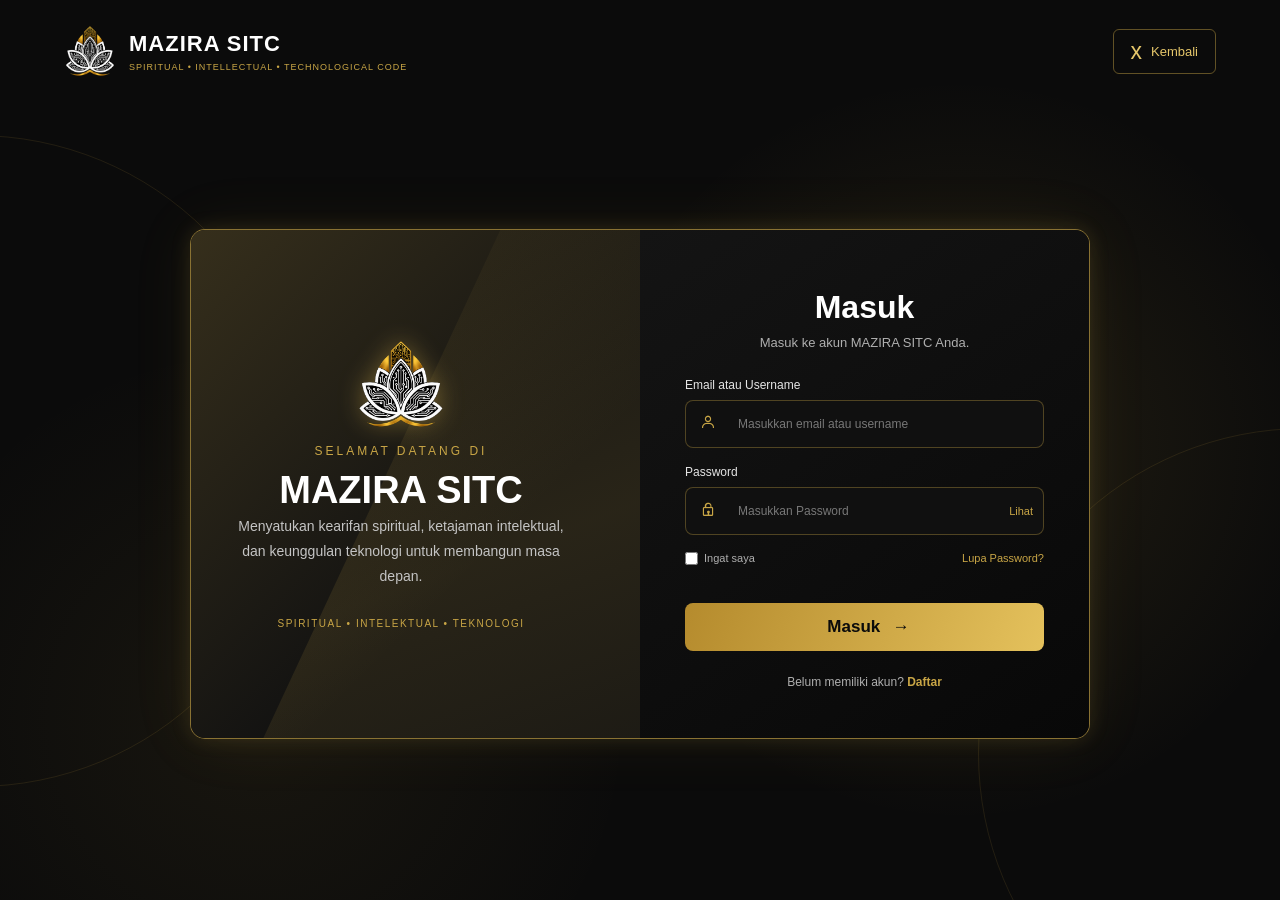
<file: login.html>
<!DOCTYPE html>
<html lang="id">
<head>
    <meta charset="UTF-8">
    <meta name="viewport" content="width=device-width, initial-scale=1.0">
    <title>Login | Mazira SITC</title>

    <!-- Box icons -->
    <link href="https://unpkg.com/boxicons@2.1.4/css/boxicons.min.css" rel="stylesheet">

    <link rel="stylesheet" href="assets/css/login.css">
</head>
<body>
    <main class="login-page">
        <!-- Header -->
        <header>
            <div class="login-header">
                <a href="index.html" class="brand">
                    <img src="assets/img/logo/mazira.png" alt="Logo Mazira SITC">

                    <div>
                        <h1>MAZIRA SITC</h1>
                        <p>SPIRITUAL • INTELLECTUAL • TECHNOLOGICAL CODE</p>
                    </div>
                </a>

                <a href="index.html" class="exit-btn" aria-label="Kembali ke beranda">
                    <span>x</span>
                    <span data-i18n="login.back_label">Kembali</span>
                </a>
            </div>
        </header>

        <!-- Card Login -->
        <section class="auth-container">

            <!-- PANEL SELAMAT DATANG -->
            <div class="welcome-panel">
                <div class="welcome-content">
                    <div class="welcome-logo-container">
                        <img src="assets/img/logo/mazira.png"
                         alt="Logo Mazira"
                         class="welcome-logo">
                    </div>
                    

                    <p class="welcome-label" data-i18n="login.welcome_label">SELAMAT DATANG DI</p>

                    <h2>MAZIRA SITC</h2>

                    <p class="welcome-description" data-i18n="login.welcome_description">
                        Menyatukan kearifan spiritual, ketajaman intelektual,
                        dan keunggulan teknologi untuk membangun masa depan.
                    </p>

                    <p class="welcome-motto" data-i18n="login.welcome_motto">
                        SPIRITUAL • INTELEKTUAL • TEKNOLOGI
                    </p>
                </div>
            </div>

            <!-- PANEL FORM -->
            <div class="form-panel">
                <!-- Form Login -->
                <form class="auth-form active" id="loginForm">
                    <div class="form-heading">
                        <h2 data-i18n="login.login_title">Masuk</h2>
                        <p data-i18n="login.login_description">
                            Masuk ke akun MAZIRA SITC Anda.
                        </p>
                    </div>

                    <label for="loginEmail" data-i18n="login.email_username">Email atau Username</label>
                    <div class="input-group">
                        <span class="input-icon"><i class="bx bx-user"></i></span>
                        <input
                            type="text"
                            id="loginEmail"
                            placeholder="Masukkan email atau username"
                            data-i18n-placeholder="login.email_username_placeholder"
                            autocomplete="username"
                            required
                        >

                    </div>
                    
                    <label for="loginPassword" data-i18n="login.password">Password</label>
                    <div class="input-group">
                        <span class="input-icon"><i class="bx bx-lock"></i></span>
                        <input
                            type="password"
                            id="loginPassword"
                            placeholder="Masukkan Password"
                            data-i18n-placeholder="login.password_placeholder"
                            autocomplete="current-password"
                            required
                        >

                        <button type="button" class="password-toggle" data-target="loginPassword" data-i18n="login.show_password">
                            Lihat
                        </button>
                    </div>


                    <div class="form-options">
                        <label class="remember">
                            <input type="checkbox">
                            <span data-i18n="login.remember_me">Ingat saya</span>
                        </label>

                        <a href="#" class="forgot-link" data-i18n="login.forgot_password">Lupa Password?</a>
                    </div>

                    <button type="submit" class="submit-btn">
                        <span data-i18n="login.login_button">Masuk</span>
                        <span>→</span>
                    </button>

                    <p class="switch-form">
                        <span data-i18n="login.no_account">Belum memiliki akun?</span>
                        <button type="button" id="showRegister" data-i18n="login.register_link">
                            Daftar
                        </button>
                    </p>
                </form>

                <!-- FORM DAFTAR -->
                <form class="auth-form register-form" id="registerForm">
                    <div class="form-heading">
                        <h2 data-i18n="login.register_title">Daftar</h2>
                        <p data-i18n="login.register_description">
                            Buat akun untuk mengakses Mazira SITC
                        </p>
                    </div>

                    <label for="registerName" data-i18n="login.full_name">Nama Lengkap</label>
                    <div class="input-group">
                        <span class="input-icon"><i class="bx bx-user"></i></span>
                        <input
                            type="text"
                            id="registerName"
                            placeholder="Masukkan nama lengkap"
                            data-i18n-placeholder="login.full_name_placeholder"
                            autocomplete="name"
                            required
                        >
                    </div>

                    <label for="registerEmail" data-i18n="login.email">Email</label>
                    <div class="input-group">
                        <span class="input-icon"><i class="bx bx-envelope"></i></span>
                        <input
                            type="email"
                            id="registerEmail"
                            placeholder="Masukkan email"
                            data-i18n-placeholder="login.email_placeholder"
                            autocomplete="email"
                            required
                        >
                    </div>

                    <label for="registerPassword" data-i18n="login.password">Password</label>
                    <div class="input-group">
                        <span class="input-icon"><i class="bx bx-key"></i></i></span>
                        <input
                            type="password"
                            id="registerPassword"
                            placeholder="Buat password"
                            data-i18n-placeholder="login.password_placeholder"
                            autocomplete="new-password"
                            required
                        >
                        <button type="button" class="password-toggle" data-target="registerPassword" data-i18n="login.show_password">
                            Lihat
                        </button>
                    </div>

                    <button type="submit" class="submit-btn">
                        <span data-i18n="login.create_account">Buat Akun</span> 
                        <span>→</span>
                    </button>

                    <p class="switch-form">
                        <span data-i18n="login.have_account">Sudah memiliki akun?</span>
                        <button type="button" id="showLogin"
                            data-i18n="login.login_link" >
                            Masuk
                        </button>
                    </p>
                </form>
            </div>


        </section>
    </main>

<script src="assets/js/login.js"></script>
<script src="assets/js/language.js"></script>
</body>
</html>
</file>
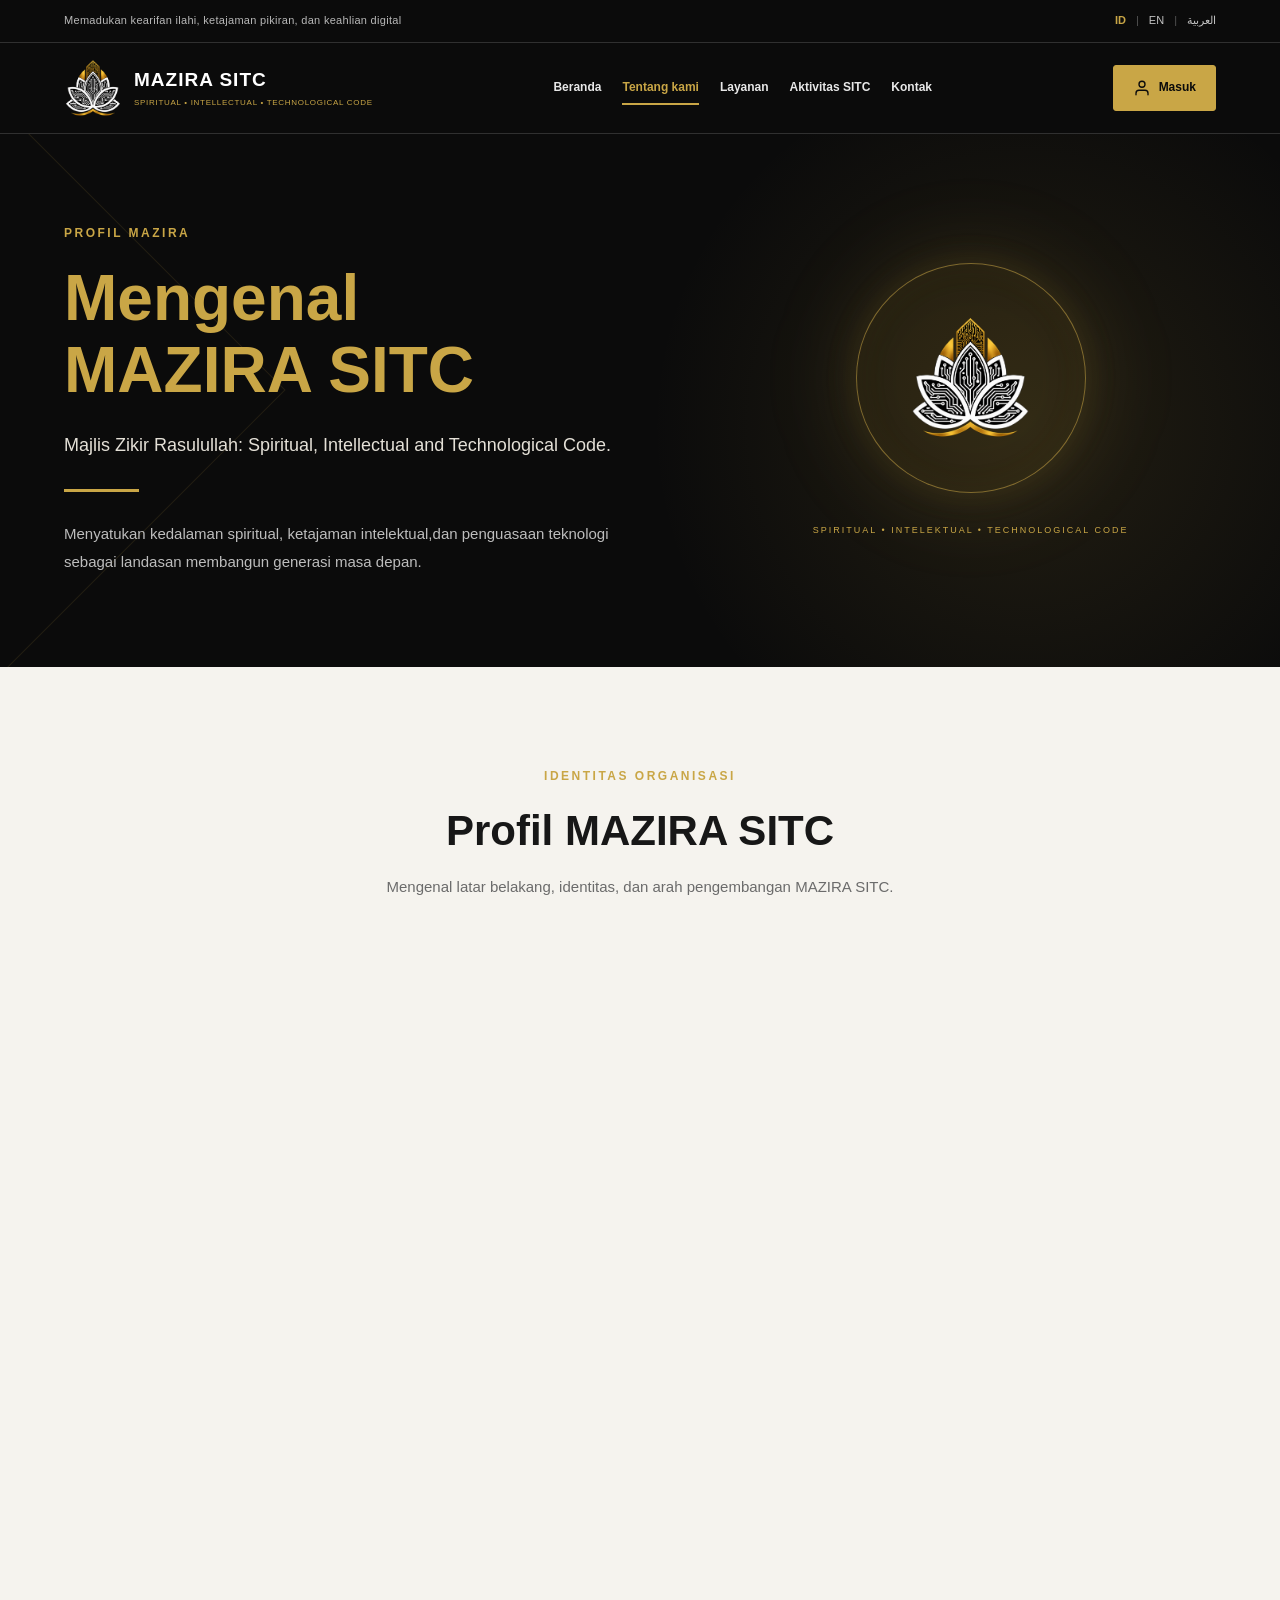
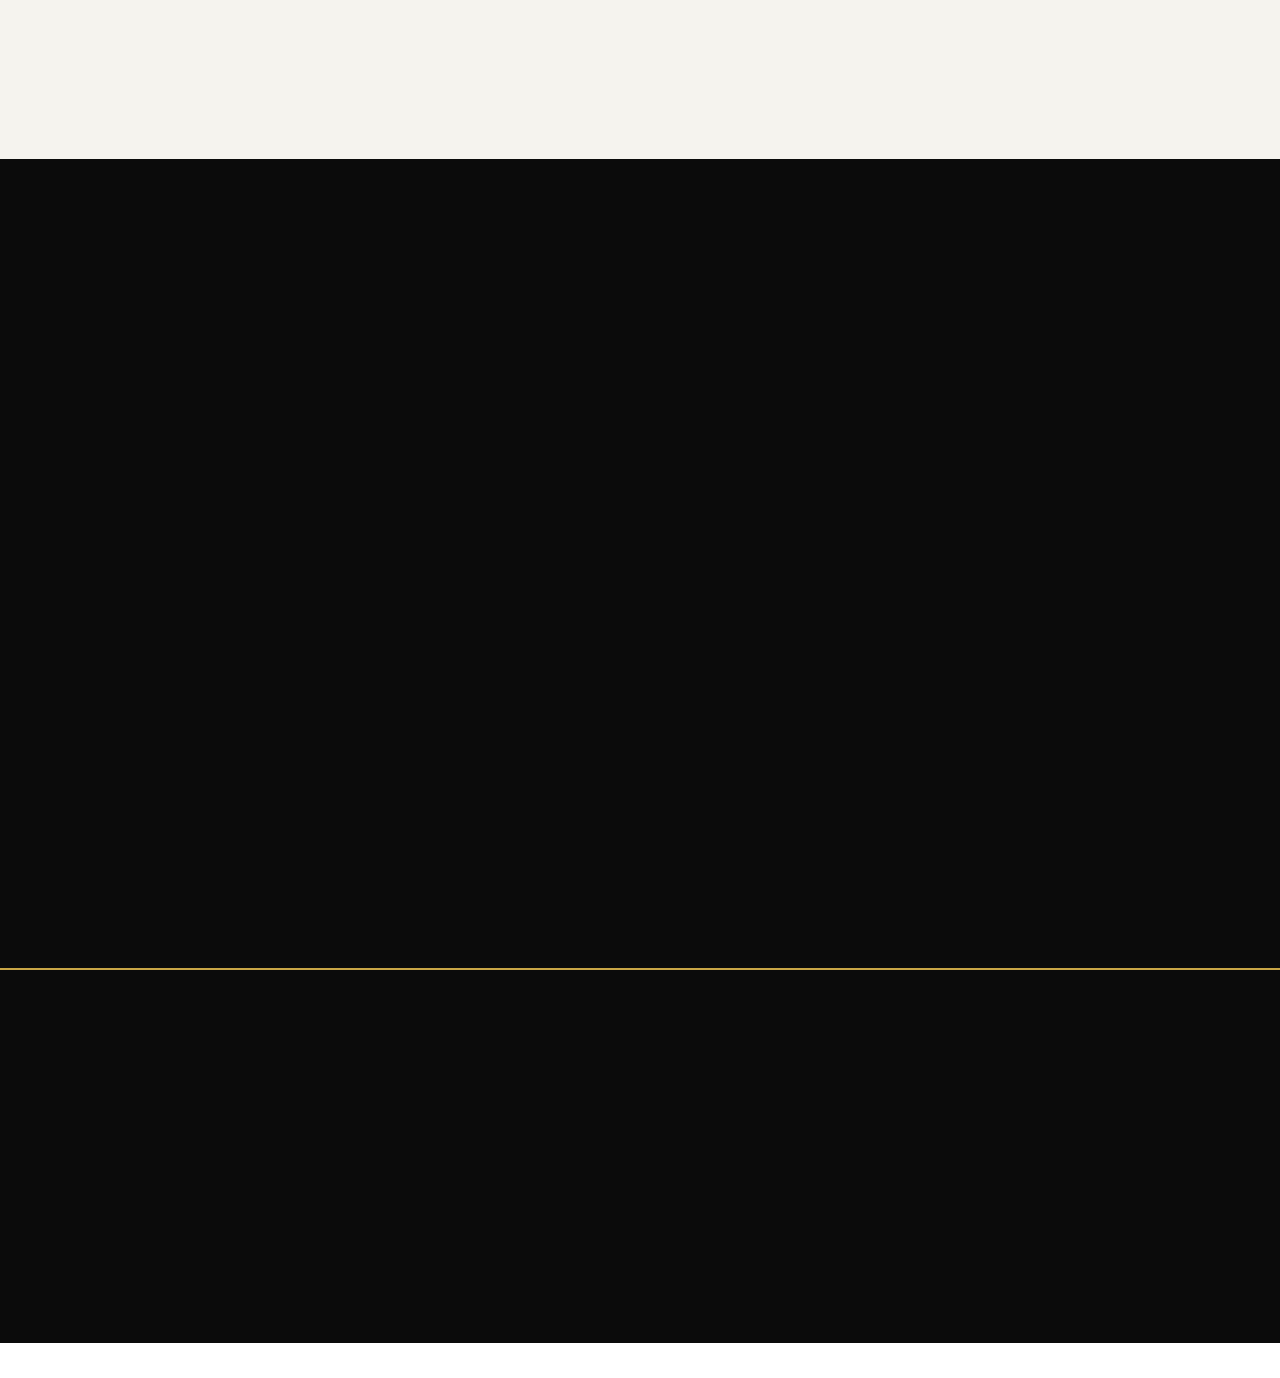
<file: tentang.html>
<!DOCTYPE html>
<html lang="id">
<head>
    <meta charset="UTF-8">
    <meta name="viewport" content="width=device-width, initial-scale=1.0">

    <meta name="description"
          content="Mengenal MAZIRA SITC, Majlis Zikir Rasulullah: Spiritual, Intellectual and Technological Code.">

    <title>Tentang Kami | MAZIRA SITC</title>

    <link rel="icon" href="assets/img/logo/mazira.png" type="image/png">

    <link rel="stylesheet" href="assets/css/style.css">
    <link rel="stylesheet" href="assets/css/tentang.css">
</head>

<body>

    <!-- ========== HEADER ========== -->
    <header class="header">

        <!-- TOPBAR -->
        <div class="topbar">
            <div class="container topbar-container">

                <p class="tagline" data-i18n="navbar.tagline">
                    Memadukan kearifan ilahi, ketajaman pikiran, dan keahlian digital
                </p>

                <div class="language" aria-label="Pilihan bahasa">
                    <button class="lang active" type="button"
                            data-language="id" aria-pressed="true">ID</button>

                    <span aria-hidden="true">|</span>

                    <button class="lang" type="button"
                            data-language="en" aria-pressed="false">EN</button>

                    <span aria-hidden="true">|</span>

                    <button class="lang arabic" type="button"
                            data-language="ar" aria-pressed="false">العربية</button>
                </div>

            </div>
        </div>

        <!-- NAVIGASI -->
        <div class="navbar-wrapper">
            <nav class="navbar container" aria-label="Navigasi utama">

                <a href="index.html" class="brand"
                   aria-label="MAZIRA SITC - Beranda">

                    <img src="assets/img/logo/mazira.png"
                         class="brand-logo"
                         alt="Logo MAZIRA SITC">

                    <div class="brand-text">
                        <h1>MAZIRA SITC</h1>

                        <p data-i18n="navbar.brand_description">
                            SPIRITUAL • INTELLECTUAL • TECHNOLOGICAL CODE
                        </p>
                    </div>

                </a>

                <ul class="nav-menu">
                    <li>
                        <a href="index.html" class="nav-link"
                           data-i18n="navbar.beranda">Beranda</a>
                    </li>

                    <li>
                        <a href="tentang.html" class="nav-link active"
                           aria-current="page"
                           data-i18n="navbar.tentang_kami">Tentang Kami</a>
                    </li>

                    <li>
                        <a href="layanan.html" class="nav-link"
                           data-i18n="navbar.layanan">Layanan</a>
                    </li>

                    <li>
                        <a href="aktivitas.html" class="nav-link"
                           data-i18n="navbar.aktivitas">Aktivitas SITC</a>
                    </li>

                    <li>
                        <a href="kontak.html" class="nav-link"
                           data-i18n="navbar.kontak">Kontak</a>
                    </li>
                </ul>

                <a href="login.html" class="login-btn">
                    <svg xmlns="http://www.w3.org/2000/svg"
                         width="18" height="18"
                         viewBox="0 0 24 24"
                         fill="none"
                         stroke="currentColor"
                         stroke-width="1.8"
                         stroke-linecap="round"
                         stroke-linejoin="round"
                         aria-hidden="true">
                        <path d="M20 21v-2a4 4 0 0 0-4-4H8a4 4 0 0 0-4 4v2"/>
                        <circle cx="12" cy="7" r="4"/>
                    </svg>

                    <span data-i18n="navbar.login">Masuk</span>
                </a>

            </nav>
        </div>

    </header>


    <!-- ========== KONTEN TENTANG KAMI ========== -->
    <main class="about-page">

        <!-- HERO TENTANG KAMI -->
        <section class="about-hero">
            <div class="container about-hero-container">

                <div class="about-hero-content" data-reveal>

                    <p class="about-eyebrow" data-i18n="profile.hero_eyebrow">
                        PROFIL MAZIRA
                    </p>

                    <h2 class="about-hero-title">
                        <span data-i18n="profile.hero_title">Mengenal</span>
                        <span data-i18n="profile.hero_brand">MAZIRA SITC</span>
                    </h2>

                    <p class="about-hero-description"
                       data-i18n="profile.hero_description">
                        Majlis Zikir Rasulullah: Spiritual, Intellectual
                        and Technological Code.
                    </p>

                    <div class="about-hero-line"></div>

                    <p class="about-hero-intro" data-i18n="profile.hero_intro">
                        Menyatukan kedalaman spiritual, ketajaman intelektual,
                        dan penguasaan teknologi sebagai landasan membangun
                        generasi masa depan.
                    </p>

                </div>

                <div class="about-hero-visual" data-reveal
                     aria-hidden="true">

                    <div class="about-logo-frame">
                        <div class="about-logo-glow"></div>

                        <img src="assets/img/logo/mazira.png" alt="">
                    </div>

                    <span class="about-visual-caption"
                          data-i18n="home.hero_eyebrow">
                        SPIRITUAL • INTELLECTUAL • TECHNOLOGICAL
                    </span>

                </div>

            </div>
        </section>


        <!-- PROFIL ORGANISASI -->
        <section class="about-profile">
            <div class="container about-profile-container">

                <div class="about-section-heading" data-reveal>

                    <p class="about-eyebrow" data-i18n="profile.eyebrow">
                        IDENTITAS ORGANISASI
                    </p>

                    <h2 data-i18n="profile.title">
                        Profil MAZIRA SITC
                    </h2>

                    <p data-i18n="profile.description">
                        Mengenal latar belakang, identitas, dan arah
                        pengembangan MAZIRA SITC.
                    </p>

                </div>

                <div class="about-profile-grid">

                    <div class="about-profile-content" data-reveal>

                        <h3 data-i18n="profile.intro_title">
                            Membangun Generasi melalui
                            Spiritual, Intelektual, dan Teknologi.
                        </h3>

                        <p data-i18n="profile.intro_p1">
                            MAZIRA SITC merupakan lembaga transformatif
                            yang berkedudukan di Bandung, Jawa Barat.
                            Organisasi ini didirikan oleh Dadang Aji
                            Permana pada 27 Rajab 1446 H atau
                            27 Januari 2025.
                        </p>

                        <p data-i18n="profile.intro_p2">
                            MAZIRA SITC dibangun dengan mandat untuk
                            menyelaraskan kedalaman spiritual, ketajaman
                            intelektual, dan penguasaan teknologi modern,
                            khususnya dalam bidang rekayasa perangkat lunak.
                        </p>

                        <p data-i18n="profile.intro_p3">
                            Identitas SITC menjadi landasan etis sekaligus
                            arah pengembangan organisasi dalam membangun
                            generasi yang memiliki keseimbangan nilai
                            keagamaan, kemampuan berpikir, dan kecakapan
                            teknologi.
                        </p>


                        <!-- MAKNA IDENTITAS ORGANISASI -->
                        <div class="profile-introduction">

                            <span class="profile-eyebrow"
                                  data-i18n="profile.philosophy_eyebrow">
                                FILOSOFI ORGANISASI
                            </span>

                            <h4 data-i18n="profile.philosophy_title">
                                Makna di Balik Identitas MAZIRA SITC
                            </h4>

                            <p data-i18n="profile.philosophy_p1">
                                MAZIRA SITC merupakan identitas yang memadukan
                                Majlis Zikir Rasulullah dengan kerangka
                                Spiritual, Intellectual, and Technological Code.
                                Identitas ini mencerminkan landasan spiritual
                                sekaligus arah pengembangan organisasi.
                            </p>

                            <p data-i18n="profile.philosophy_p2">
                                Akronim SITC dirumuskan berdasarkan keyakinan
                                moral pendirinya untuk berpartisipasi aktif
                                dalam memberdayakan generasi masa depan Indonesia.
                                Upaya tersebut diwujudkan melalui pengembangan
                                intelektual dan penguasaan teknologi berbasis
                                pemrograman kontemporer.
                            </p>

                            <p data-i18n="profile.philosophy_p3">
                                Ketiga unsur tersebut saling melengkapi:
                                spiritualitas menjadi landasan nilai,
                                intelektualitas membentuk ketajaman berpikir,
                                dan teknologi menjadi sarana untuk berkarya
                                serta memberikan manfaat bagi masyarakat.
                            </p>

                        </div>


                        <!-- KUTIPAN ORGANISASI -->
                        <blockquote class="profile-quote">

                            <span>“</span>

                            <p data-i18n="profile.quote">
                                Di MAZIRA SITC, misi kami melampaui
                                pengembangan praktisi spiritual; kami membangun
                                pemimpin intelektual dan arsitek teknologi
                                yang dipandu oleh pencerahan ilahi.
                            </p>

                        </blockquote>

                    </div>


                    <!-- INFORMASI ORGANISASI -->
                    <aside class="about-profile-facts" data-reveal>

                        <div class="about-fact">
                            <span class="about-fact-label"
                                  data-i18n="profile.fact_organization">
                                NAMA ORGANISASI
                            </span>

                            <h3 data-i18n="profile.fact_organization">
                                MAZIRA SITC
                            </h3>
                        </div>

                        <div class="about-fact">
                            <span class="about-fact-label"
                                  data-i18n="profile.fact_fullname">
                                NAMA LENGKAP
                            </span>

                            <p data-i18n="profile.fullname">
                                Majlis Zikir Rasulullah
                            </p>
                        </div>

                        <div class="about-fact">
                            <span class="about-fact-label"
                                  data-i18n="profile.fact_founder">
                                PENDIRI
                            </span>

                            <p data-i18n="profile.founder">
                                Dadang Aji Permana
                            </p>
                        </div>

                        <div class="about-fact">
                            <span class="about-fact-label"
                                  data-i18n="profile.fact_date">
                                TANGGAL PENDIRIAN
                            </span>

                            <p data-i18n="profile.date">
                                27 Januari 2025
                            </p>

                            <small data-i18n="profile.fact_hijri">
                                27 Rajab 1446 H
                            </small>
                        </div>

                        <div class="about-fact">
                            <span class="about-fact-label"
                                  data-i18n="profile.fact_location">
                                KEDUDUKAN
                            </span>

                            <p data-i18n="profile.location">
                                Bandung, Jawa Barat
                            </p>
                        </div>

                    </aside>

                </div>

            </div>
        </section>


        <!-- KERANGKA SITC -->
        <section class="sitc-framework">
            <div class="container" data-reveal>

                <div class="profile-section-heading">

                    <span class="profile-eyebrow"
                          data-i18n="profile.eyebrow">
                        KERANGKA ORGANISASI
                    </span>

                    <h2 data-i18n="profile.title">
                        Tiga Kerangka Utama SITC
                    </h2>

                    <p data-i18n="profile.description">
                        Tiga landasan yang membentuk arah pengembangan
                        spiritual, intelektual, dan teknologi MAZIRA SITC.
                    </p>

                </div>

                <div class="sitc-grid">

                    <!-- SPIRITUAL -->
                    <article class="sitc-card">

                        <span class="sitc-code" data-i18n="profile.spiritual_code">
                            S-CODE
                        </span>

                        <h3 data-i18n="profile.spiritual_title">
                            Kode Spiritual
                        </h3>

                        <h4 data-i18n="profile.spiritual_subtitle">
                            Dasar Kedamaian
                        </h4>

                        <p data-i18n="profile.spiritual_p1">
                            Kami menerapkan metodologi zikir yang berlandaskan
                            ajaran Islam yang autentik. Tujuan utamanya adalah
                            menumbuhkan kedekatan yang mendalam kepada Allah SWT
                            melalui syahadat dan pengabdian kepada Nabi
                            Muhammad SAW.
                        </p>

                        <p data-i18n="profile.spiritual_p2">
                            Dalam kerangka ini, praktik spiritual menjadi
                            sarana penting untuk membangun ketahanan mental
                            dan kejernihan psikologis di era modern.
                        </p>

                    </article>


                    <!-- INTELEKTUAL -->
                    <article class="sitc-card">

                        <span class="sitc-code" data-i18n="profile.intellectual_code">
                            I-CODE
                        </span>

                        <h3 data-i18n="profile.intellectual_title">
                            Kode Intelektual
                        </h3>

                        <h4 data-i18n="profile.intellectual_subtitle">
                            Integritas Pikiran
                        </h4>

                        <p data-i18n="profile.intellectual_p1">
                            Menyadari bahwa moral tanpa akal tidak memiliki
                            kemampuan yang memadai, sedangkan akal tanpa
                            moral kehilangan arah, MAZIRA SITC menekankan
                            integritas intelektual di antara para anggotanya.
                        </p>

                        <p data-i18n="profile.intellectual_p2">
                            Kami menumbuhkan kemampuan berpikir kritis dan
                            semangat menuntut ilmu secara berkelanjutan,
                            baik ilmu umum maupun ilmu keagamaan, untuk
                            berkontribusi pada kemajuan bangsa.
                        </p>

                    </article>


                    <!-- TEKNOLOGI -->
                    <article class="sitc-card">

                        <span class="sitc-code" data-i18n="profile.technology_code">
                            T-CODE
                        </span>

                        <h3 data-i18n="profile.technology_title">
                            Kode Teknologi
                        </h3>

                        <h4 data-i18n="profile.technology_subtitle">
                            Penguasaan Masa Depan
                        </h4>

                        <p data-i18n="profile.technology_p1">
                            Menyadari bahwa lanskap global masa depan
                            dibentuk melalui kode, MAZIRA SITC memberdayakan
                            anggotanya melalui penguasaan khusus dalam
                            bidang Rekayasa Perangkat Lunak.
                        </p>

                        <p data-i18n="profile.technology_p2">
                            Pendekatan pembelajaran ini diarahkan untuk
                            menghasilkan programmer yang tidak hanya unggul
                            secara teknis, tetapi juga memiliki komitmen
                            teguh terhadap tanggung jawab etis dan moral.
                        </p>

                    </article>

                </div>

            </div>
        </section>


        <!-- VISI DAN MISI -->
        <section class="profile-vision">
            <div class="container" data-reveal>

                <div class="profile-section-heading">

                    <span class="profile-eyebrow"
                          data-i18n="profile.eyebrow">
                        ARAH DAN TUJUAN
                    </span>

                    <h2 data-i18n="profile.vision_title">
                        Visi dan Misi MAZIRA SITC
                    </h2>

                    <p data-i18n="profile.vision_description">
                        Landasan arah organisasi dalam mewujudkan
                        pengembangan manusia yang seimbang.
                    </p>

                </div>

                <article class="vision-card">

                    <span class="profile-eyebrow"
                          data-i18n="profile.vision_label">
                        VISI MAZIRA SITC
                    </span>

                    <h3 data-i18n="profile.vision_heading">
                        Menjadi Mercusuar Pencerahan Global
                    </h3>

                    <p data-i18n="profile.vision_text">
                        Menjadi mercusuar pencerahan global tempat
                        kebijaksanaan spiritual, keunggulan intelektual,
                        dan kecanggihan teknologi berpadu untuk kemajuan
                        umat manusia.
                    </p>

                </article>

                <div class="mission-grid">

                    <article class="mission-card">
                        <span class="mission-number">01</span>

                        <h3 data-i18n="profile.mission1_title">
                            Menciptakan Ketenteraman
                        </h3>

                        <p data-i18n="profile.mission1_text">
                            Membimbing masyarakat menuju kedamaian batin
                            melalui zikir yang disiplin dan kesadaran ilahi.
                        </p>
                    </article>

                    <article class="mission-card">
                        <span class="mission-number">02</span>

                        <h3 data-i18n="profile.mission2_title">
                            Menjembatani Disiplin Ilmu
                        </h3>

                        <p data-i18n="profile.mission2_text">
                            Mengintegrasikan pengetahuan agama dengan
                            penyelidikan ilmiah modern untuk mendorong
                            perspektif yang menyeluruh.
                        </p>
                    </article>

                    <article class="mission-card">
                        <span class="mission-number">03</span>

                        <h3 data-i18n="profile.mission3_title">
                            Mendorong Pemberdayaan Digital
                        </h3>

                        <p data-i18n="profile.mission3_text">
                            Membekali individu dengan kompetensi pemrograman
                            tingkat lanjut dan Rekayasa Perangkat Lunak
                            untuk mendukung kemandirian ekonomi dan inovasi.
                        </p>
                    </article>

                </div>

            </div>
        </section>


        <!-- NILAI-NILAI ORGANISASI -->
        <section class="profile-values">
            <div class="container" data-reveal>

                <div class="profile-section-heading">

                    <span class="profile-eyebrow"
                          data-i18n="profile.eyebrow">
                        PRINSIP ORGANISASI
                    </span>

                    <h2 data-i18n="profile.title">
                        Lima Nilai Utama MAZIRA SITC
                    </h2>

                    <p data-i18n="profile.description">
                        Nilai-nilai inti yang menjadi dasar
                        seluruh inisiatif dan kegiatan organisasi.
                    </p>

                </div>

                <div class="values-list">

                    <article class="value-item">
                        <span class="value-number">01</span>

                        <div>
                            <h3 data-i18n="profile.value1_title">
                                Kesadaran Ilahi <small data-i18n="profile.value1_subtitle">(Ihsan)</small>
                            </h3>

                            <p data-i18n="profile.value1_text">
                                Menjalankan setiap usaha dengan kesadaran
                                mendalam akan pengawasan Ilahi, memadukan
                                kesadaran spiritual dengan standar kualitas
                                profesional tertinggi.
                            </p>
                        </div>
                    </article>

                    <article class="value-item">
                        <span class="value-number">02</span>

                        <div>
                            <h3 data-i18n="profile.value2_title">
                                Integritas Intelektual <small data-i18n="value2_subtitle">(Al-Amanah)</small>
                            </h3>

                            <p data-i18n="profile.value2_text">
                                Menjunjung tinggi kejujuran ilmiah dalam
                                mengintegrasikan pengetahuan keagamaan
                                dan ilmu pengetahuan modern.
                            </p>
                        </div>
                    </article>

                    <article class="value-item">
                        <span class="value-number">03</span>

                        <div>
                            <h3 data-i18n="profile.value3_title">
                                Keunggulan Teknologi <small data-i18n="value3_subtitle">(Itqan)</small>
                            </h3>

                            <p data-i18n="profile.value3_text">
                                Berkomitmen pada ketelitian dan profesionalisme
                                dalam Rekayasa Perangkat Lunak untuk
                                menciptakan solusi yang aman dan berdampak.
                            </p>
                        </div>
                    </article>

                    <article class="value-item">
                        <span class="value-number">04</span>

                        <div>
                            <h3 data-i18n="profile.value4_title">
                                Integrasi Harmonis <small data-i18n="value4_subtitle">(Tawazun)</small>
                            </h3>

                            <p data-i18n="profile.value4_text">
                                Menyelaraskan kemajuan teknologi eksternal
                                dengan ketenangan spiritual internal
                                sebagai satu kesatuan yang utuh.
                            </p>
                        </div>
                    </article>

                    <article class="value-item">
                        <span class="value-number">05</span>

                        <div>
                            <h3 data-i18n="profile.value5_title">
                                Pelayanan bagi Kemanusiaan <small data-i18n="value5_subtitle">(Khidmah)</small>
                            </h3>

                            <p data-i18n="profile.value5_text">
                                Memanfaatkan teknologi dan pengetahuan
                                sebagai sarana untuk mengatasi tantangan
                                nyata dan memberikan manfaat bagi masyarakat luas.
                            </p>
                        </div>
                    </article>

                </div>

            </div>
        </section>


        <!-- KEGIATAN OPERASIONAL -->
        <section class="profile-activities">
            <div class="container" data-reveal>

                <div class="profile-section-heading">

                    <span class="profile-eyebrow"
                          data-i18n="profile.eyebrow">
                        IMPLEMENTASI ORGANISASI
                    </span>

                    <h2 data-i18n="profile.title">
                        Kegiatan Operasional
                    </h2>

                    <p data-i18n="profile.description">
                        MAZIRA SITC menjalankan kegiatannya melalui
                        empat pilar operasional utama.
                    </p>

                </div>

                <div class="operational-grid">

                    <article class="operational-card">
                        <span class="operational-number">01</span>

                        <h3 data-i18n="profile.activity1_title">
                            Majlis Zikir
                        </h3>

                        <p data-i18n="profile.activity1_text">
                            Sesi penyucian spiritual dan bimbingan
                            yang terstruktur berdasarkan ajaran Islam.
                        </p>
                    </article>

                    <article class="operational-card">
                        <span class="operational-number">02</span>

                        <h3 data-i18n="profile.activity2_title">
                            MAZIRA Academy
                        </h3>

                        <span class="operational-subtitle"
                              data-i18n="profile.activity2_subtitle">
                            Divisi Teknologi
                        </span>

                        <p data-i18n="profile.activity2_title">
                            Pusat pelatihan khusus untuk pengembangan
                            teknologi berbasis logika dan pemrograman.
                        </p>
                    </article>

                    <article class="operational-card">
                        <span class="operational-number">03</span>

                        <h3 data-i18n="profile.activity3_title">
                            Forum Intelektual
                        </h3>

                        <p data-i18n="profile.activity3_text">
                            Platform untuk menyintesiskan iman, sains,
                            dan tantangan global kontemporer.
                        </p>
                    </article>

                    <article class="operational-card">
                        <span class="operational-number">04</span>

                        <h3 data-i18n="profile.activity4_title">
                            Pemberdayaan Pemuda SITC
                        </h3>

                        <p data-i18n="profile.activity4_text">
                            Program strategis pembentukan karakter
                            untuk mempersiapkan generasi muda agar
                            kompetitif di tingkat global.
                        </p>
                    </article>

                </div>

            </div>
        </section>

    </main>




    <!-- =========== FOOTER ========== -->
    <footer class="footer" id="footer">
        <div class="container">
        
            <div class="footer-main" data-reveal>
            
                <!-- IDENTITAS ORGANISASI -->
                <div class="footer-brand">
                    <a href="index.html" class="footer-brand-link">
                        <img
                            src="assets/img/logo/mazira.png"
                            alt="Logo MAZIRA SITC"
                            class="footer-logo"
                        >
                    
                        <span class="footer-brand-name">
                            MAZIRA SITC
                        </span>
                    </a>
                
                    <p class="footer-tagline" data-i18n="footer.hero_description">
                        Menyelaraskan Kearifan Ilahi, Ketajaman
                        Intelektual, dan Keunggulan Digital.
                    </p>
                
                    <p class="footer-motto" data-i18n="footer.brand_description">
                        SPIRITUAL • INTELLECTUAL • TECHNOLOGY
                    </p>
                </div>
            
                <!-- NAVIGASI -->
                <div class="footer-column">
                    <h3 data-i18n="footer.footer_explore">Jelajahi</h3>
                
                    <ul>
                        <li><a href="#" data-i18n="navbar.beranda">Beranda</a></li>
                        <li><a href="#" data-i18n="navbar.tentang_kami">Tentang Kami</a></li>
                        <li><a href="#" data-i18n="navbar.layanan">Layanan</a></li>
                        <li><a href="#" data-i18n="navbar.aktivitas">Aktivitas SITC</a></li>
                        <li><a href="#" data-i18n="navbar.kontak">Kontak</a></li>
                    </ul>
                </div>
            
                <!-- INFORMASI -->
                <div class="footer-column">
                    <h3 data-i18n="footer.footer_information">Informasi</h3>
                
                    <ul>
                        <li><a href="aktivitas.html" data-i18n="navbar.aktivitas">Aktivitas</a></li>
                        <li><a href="tentang.html" data-i18n="navbar.tentang_kami">Tentang Kami</a></li>
                    </ul>
                </div>
            
                <!-- KONTAK -->
                <div class="footer-column footer-contact">
                    <h3 data-i18n="footer.footer_contact">Hubungi Kami</h3>
                
                    <p data-i18n="footer.footer_contact_description">
                        Untuk informasi dan kerja sama,
                        silakan hubungi pengelola MAZIRA SITC.
                    </p>
                
                    <!-- Isi dengan kontak resmi setelah tersedia -->
                    <a href="login.html" class="footer-contact-link" data-i18n="footer.footer_manager">
                        Akses Pengelola
                    </a>
                </div>
            
            </div>
        
            <!-- COPYRIGHT -->
            <div class="footer-bottom" data-reveal>
                <p data-i18n="footer.footer_copyright">
                    &copy; 2026 MAZIRA SITC.
                    Hak cipta dilindungi.
                </p>
            
                <a href="kebijakan-privasi.html" data-i18n="footer.footer_privacy">
                    Kebijakan Privasi
                </a>
            </div>
        
        </div>
    </footer>


    <!-- JAVASCRIPT -->
    <script src="assets/js/language.js"></script>
    <script src="assets/js/scroll-animate.js"></script>

</body>
</html>
</file>
<file: assets/css/style.css>
/* ========================================
   1. RESET DAN VARIABEL GLOBAL
======================================== */

:root {
    /* Warna utama */
    --warna-hitam: #0B0B0B;
    --warna-hitam-muda: #171717;
    --warna-emas: #C9A646;
    --warna-emas-hover: #D9B95F;
    --warna-putih: #FFFFFF;
    --warna-latar: #F5F3EE;

    /* Warna teks */
    --warna-teks: #111111;
    --warna-teks-terang: #FFFFFF;
    --warna-teks-sekunder: #B8B8B8;

    /* Garis */
    --warna-border: #303030;
    --warna-border-terang: #E5E5E5;

    /* Container dan jarak luar halaman */
    --jarak-kertas: 5%;
    --lebar-maksimum: 1440px;

    /* Jarak komponen */
    --jarak-kecil: 8px;
    --jarak-sedang: 16px;
    --jarak-besar: 24px;

    /* Tinggi navbar */
    --tinggi-topbar: 42px;
    --tinggi-navbar: 90px;
}

/* ========================================
   2. RESET
======================================== */

* {
    margin: 0;
    padding: 0;
    box-sizing: border-box;
}

html {
    scroll-behavior: smooth;
}

body {
    font-family: Arial, Helvetica, sans-serif;
    background: var(--warna-putih);
    color: var(--warna-teks);
    line-height: 1.6;
}

a {
    color: inherit;
    text-decoration: none;
}

button,
input {
    font: inherit;
}

button {
    cursor: pointer;
}

img {
    display: block;
    max-width: 100%;
}

/* ========================================
   3. CONTAINER GLOBAL
======================================== */

.container {
    width: calc(100% - (var(--jarak-kertas) * 2));
    max-width: var(--lebar-maksimum);
    margin-inline: auto;
}

/* ========================================
   4. HEADER
======================================== */

.header {
    position: sticky;
    top: 0;
    width: 100%;
    background: var(--warna-hitam);
    color: var(--warna-teks-terang);
    z-index: 9999999;
    animation: navbar-intro 0.9s ease both;
}

@keyframes navbar-intro {
    from {
        opacity: 0;
        transform: translateY(-100%);
    }

    to {
        opacity: 1;
        transform: translateY(0);
    }
}

/* ========================================
   5. TOPBAR
======================================== */
.topbar {
    background: var(--warna-hitam);
    border-bottom: 1px solid var(--warna-border);
}

.topbar-container {
    min-height: var(--tinggi-topbar);
    display: flex;
    align-items: center;
    justify-content: space-between;
    gap: 20px;
}

.tagline {
    color: var(--warna-teks-sekunder);
    font-size: 11px;
    letter-spacing: 0.3px;
}

/* ========================================
   6. PILIHAN BAHASA
======================================== */

.language {
    display: flex;
    align-items: center;
    gap: 10px;
    flex-shrink: 0;
    color: #555555;
    font-size: 11px;
}

.lang {
    padding: 4px 0;
    border: none;
    background: transparent;
    color: #C4C4C4;
    transition: color 0.2s ease;
}

.lang:hover,
.lang.active {
    color: var(--warna-emas);
}

.lang.active {
    font-weight: 700;
}

.lang:focus-visible {
    outline: 1px solid var(--warna-emas);
    outline-offset: 4px;
}

/* ========================================
   7. NAVBAR WRAPPER
======================================== */

.navbar-wrapper {
    background: var(--warna-hitam);
    border-bottom: 1px solid var(--warna-border);
}

.navbar {
    min-height: var(--tinggi-navbar);
    display: flex;
    align-items: center;
    justify-content: space-between;
    gap: 25px;
}

/* ========================================
   8. BRAND / IDENTITAS
======================================== */

.brand {
    display: flex;
    align-items: center;
    gap: 12px;
    flex-shrink: 0;
    color: var(--warna-putih);
}

.brand-logo {
    width: 58px;
    height: 58px;
    object-fit: contain;
    display: block;
    flex-shrink: 0;
}

.brand-text h1 {
    color: var(--warna-putih);
    font-size: 19px;
    font-weight: 800;
    letter-spacing: 1px;
    line-height: 1.4;
    white-space: nowrap;
}

.brand-text p {
    margin-top: 4px;
    color: var(--warna-emas);
    font-size: 8px;
    letter-spacing: 0.7px;
    line-height: 1.5;
    white-space: nowrap;
}

/* ========================================
   9. MENU NAVIGASI
======================================== */

.nav-menu {
    display: flex;
    align-items: center;
    justify-content: center;
    gap: 21px;
    list-style: none;
}

.nav-link {
    position: relative;
    display: inline-block;
    padding: 10px 0;
    color: #E8E8E8;
    font-size: 12px;
    font-weight: 600;
    white-space: nowrap;
    transition: color 0.25s ease;
}

.nav-link::after {
    content: "";
    position: absolute;
    left: 0;
    bottom: 3px;
    width: 0;
    height: 2px;
    background: var(--warna-emas);
    transition: width 0.25s ease;
}

.nav-link:hover,
.nav-link.active {
    color: var(--warna-emas);
}

.nav-link:hover::after,
.nav-link.active::after {
    width: 100%;
}

/* ========================================
   10. TOMBOL LOGIN
======================================== */

.login-btn {
    display: inline-flex;
    align-items: center;
    justify-content: center;
    gap: 8px;
    padding: 12px 19px;
    background: var(--warna-emas);
    color: var(--warna-hitam);
    border: 1px solid var(--warna-emas);
    border-radius: 3px;
    font-size: 12px;
    font-weight: 700;
    white-space: nowrap;
    flex-shrink: 0;
    transition:
        background 0.25s ease,
        color 0.25s ease,
        border-color 0.25s ease;
}

.login-btn:hover {
    background: transparent;
    color: var(--warna-emas);
    border-color: var(--warna-emas);
}

.login-btn svg {
    flex-shrink: 0;
}

/* ========================================
   11. KONTEN UTAMA
======================================== */

.main-content {
    min-height: 60vh;
    background: var(--warna-latar);
}

/* ========================================
   12. RESPONSIVE TABLET
======================================== */

@media (max-width: 1100px) {
    .navbar {
        flex-wrap: wrap;
        gap: 18px;
        padding-block: 18px;
    }

    .brand {
        margin-right: auto;
    }

    .nav-menu {
        order: 3;
        width: 100%;
        flex-wrap: wrap;
        justify-content: center;
        gap: 10px 24px;
        border-top: 1px solid var(--warna-border);
        padding-top: 14px;
    }
}

/* ========================================
   13. RESPONSIVE HP
======================================== */

@media (max-width: 600px) {
    :root {
        --jarak-kertas: 4%;
        --tinggi-topbar: 44px;
    }

    .topbar-container {
        gap: 10px;
    }

    .tagline {
        max-width: 170px;
        font-size: 9px;
        line-height: 1.5;
    }

    .language {
        gap: 6px;
        font-size: 10px;
    }

    .navbar {
        gap: 15px;
        padding-block: 14px;
    }

    .brand {
        gap: 8px;
    }

    .brand-logo {
        width: 42px;
        height: 42px;
    }

    .brand-text h1 {
        font-size: 15px;
        letter-spacing: 0.5px;
    }

    .brand-text p {
        max-width: 170px;
        font-size: 6px;
        letter-spacing: 0.3px;
        white-space: normal;
        line-height: 1.5;
    }

    .login-btn {
        gap: 5px;
        padding: 9px 11px;
        font-size: 11px;
    }

    .login-btn svg {
        width: 15px;
        height: 15px;
    }

    .nav-menu {
        gap: 6px 16px;
        padding-top: 10px;
    }

    .nav-link {
        font-size: 11px;
        padding: 8px 0;
    }
}

/* ========================================
   14. HP KECIL
======================================== */

@media (max-width: 360px) {
    .tagline {
        max-width: 125px;
    }

    .language {
        gap: 5px;
        font-size: 9px;
    }

    .brand-text p {
        max-width: 135px;
    }

    .nav-menu {
        gap: 5px 12px;
    }
}


















/* ========== { Home - Hero } ========== */
.home {
    width: 100%;
    overflow: hidden;
}

.hero {
    position: relative;
    isolation: isolate;
    overflow: hidden;
    background:
        radial-gradient(ellipse at 74% 60%, #29200d 0%, transparent 42%),
        linear-gradient(115deg, #080808 0%, #11100d 100%);
    color: var(--warna-putih);
}


.hero::before,
.hero::after {
    content: '';
    position: absolute;
    z-index: -1;
    width: 260px;
    height: 260px;
    border: 1px solid rgb(201 166 70 / 13%);
    /* border: 1px solid #fff; */
    transform: rotate(45deg);
    pointer-events: none;
}



.hero::after {
    right: -140px;
    bottom: -160px;
}

.hero-container {
    min-height: 480px;

    display: grid;
    grid-template-columns: minmax(0, 1.1fr) minmax(0, 0.9fr);
    align-items: center;

    /* Jarak tulisan dengan area logo */
    gap: clamp(70px, 8vw, 140px);

    padding-block: 75px;
}

.hero-content {
    max-width: 680px;
    min-width: 0;
}

.hero-eyebrow,
.section-eyebrow {
    margin-bottom: 14px;
    color: var(--warna-emas);
    font-size: 11px;
    font-weight: 700;
    letter-spacing: 1.5px;
}

.hero-title {
    margin-bottom: 20px;
    color: var(--warna-putih);
    font-size: clamp(30px, 4vw, 49px);
    font-weight: 800;
    line-height: 1.2;
    letter-spacing: -0.8px;
}

.hero-title > span {
    display: block;
}

.hero-highlight {
    color: var(--warna-emas);
}

.hero-description {
    max-width: 560px;
    margin-bottom: 28px;
    color: #D0D0D0;
    font-size: 14px;
    line-height: 1.9;
}

.hero-actions {
    display: flex;
    flex-wrap: wrap;
    align-items: center;
    gap: 13px;
}

.btn {
    min-height: 44px;
    display: inline-flex;
    align-items: center;
    justify-content: center;
    gap: 12px;
    padding: 11px 19px;
    border: 1px solid transparent;
    border-radius: 3px;
    font-size: 12px;
    font-weight: 700;
    transition:
        color 0.25s ease,
        background 0.25s ease,
        border-color 0.25s ease;
}

.btn-primary {
    background: var(--warna-emas);
    border-color: var(--warna-emas);
    color: var(--warna-hitam);
}

.btn-primary:hover {
    background: var(--warna-emas-hover);
    border-color: var(--warna-emas-hover);
}

.btn-outline {
    background: transparent;
    border-color: var(--warna-emas);
    color: var(--warna-putih);
}

.btn-outline:hover {
    background: var(--warna-emas);
    color: var(--warna-hitam);
}














/* ========================================
   ORBIT PLANET MAZIRA SITC
======================================== */

.hero-visual {
    position: relative;
    width: min(100%, 460px);
    aspect-ratio: 1 / 1;
    display: grid;
    place-items: center;
    justify-self: center;
    perspective: 1000px;
    isolation: isolate;
    
}


/* LOGO TENGAH: TIDAK BERPUTAR */

.hero-emblem {
    position: relative;
    z-index: 5;
    width: 145px;
    height: 145px;
    display: grid;
    place-items: center;
    border: 1px solid rgb(201 166 70 / 45%);
    border-radius: 50%;

    background: radial-gradient(
        circle,
        rgb(201 166 70 / 13%),
        transparent 70%
    );

    box-shadow: 0 0 65px rgb(201 166 70 / 12%);
}

.hero-emblem img {
    width: 90px;
    height: 110px;
    object-fit: contain;
}

/* GARIS ORBIT IKUT BERPUTAR */
.hero-orbit {
    position: absolute;
    top: 50%;
    left: 50%;

    width: var(--orbit-width);
    height: var(--orbit-height);

    margin-left: calc(var(--orbit-width) / -2);
    margin-top: calc(var(--orbit-height) / -2);

    border: 1px solid rgb(201 166 70 / 35%);
    border-radius: 50%;

    transform:
        rotate(var(--orbit-angle))
        rotateX(var(--orbit-tilt));

    transform-style: preserve-3d;
    transform-origin: center;
    pointer-events: none;

    /* Memutar garis pada poros tengah */
    animation:
        orbit-line-spin
        var(--orbit-speed)
        linear
        infinite;
}




/* ANIMASI ROTASI GARIS */

@keyframes orbit-line-spin {
    from {
        transform:
            rotate(var(--orbit-angle))
            rotateX(var(--orbit-tilt));
    }

    to {
        transform:
            rotate(calc(var(--orbit-angle) + 360deg))
            rotateX(var(--orbit-tilt));
    }
}





/* PEMBUNGKUS TITIK: INILAH YANG BERPUTAR */
.orbit-rotation {
    position: absolute;
    inset: 0;

    border-radius: 50%;

    animation:
        planet-spin
        var(--orbit-speed)
        linear
        infinite;

    transform-origin: center;
}

/* TITIK PLANET */

.orbit-dot {
    position: absolute;
    top: -4px;
    left: 50%;

    width: 8px;
    height: 8px;

    border-radius: 50%;
    background: var(--warna-emas);

    box-shadow:
        0 0 8px rgb(201 166 70 / 90%),
        0 0 16px rgb(201 166 70 / 50%);

    transform: translateX(-50%);
}

/* ORBIT 1 */

.orbit-one {
    --orbit-width: 190px;
    --orbit-height: 85px;
    --orbit-speed: 5s;
    --orbit-tilt: 12deg;
    --orbit-angle: 0deg;

    z-index: 2;
}

/* ORBIT 2 */

.orbit-two {
    --orbit-width: 235px;
    --orbit-height: 100px;
    --orbit-speed: 8s;
    --orbit-tilt: -10deg;
    --orbit-angle: 35deg;

    z-index: 1;
}

.orbit-two .orbit-dot {
    width: 6px;
    height: 6px;
}

/* ORBIT 3 */

.orbit-three {
    --orbit-width: 280px;
    --orbit-height: 115px;
    --orbit-speed: 11s;
    --orbit-tilt: 9deg;
    --orbit-angle: 75deg;

    z-index: 2;
}

.orbit-three .orbit-dot {
    width: 7px;
    height: 7px;
}

/* ORBIT 4 */

.orbit-four {
    --orbit-width: 325px;
    --orbit-height: 130px;
    --orbit-speed: 15s;
    --orbit-tilt: -12deg;
    --orbit-angle: 120deg;

    z-index: 1;
}

/* ORBIT TERLUAR */

.orbit-five {
    --orbit-width: 365px;
    --orbit-height: 145px;
    --orbit-speed: 20s;
    --orbit-tilt: 8deg;
    --orbit-angle: 155deg;

    z-index: 0;
    opacity: 0.65;
    border-style: dashed;
}



/* ANIMASI PLANET */

@keyframes planet-spin {
    from {
        transform: rotate(0deg);
    }

    to {
        transform: rotate(360deg);
    }
}


/* HERO TABLET DAN HP */

@media (max-width: 900px) {
    .hero-container {
        grid-template-columns: minmax(0, 1fr);
        gap: 35px;
        padding-block: 55px;
    }

    .hero-content {
        max-width: 680px;
    }

    .hero-visual {
        width: min(100%, 400px);
    }
}

@media (max-width: 600px) {
    .hero-container {
        gap: 25px;
        padding-block: 45px;
    }

    .hero-title {
        font-size: clamp(30px, 8vw, 40px);
    }

    .hero-visual {
        width: min(100%, 340px);
    }
}

/* AKSESIBILITAS: KURANGI ANIMASI JIKA DIMINTA */

/* @media (prefers-reduced-motion: reduce) {
    .orbit-rotation {
        animation: none;
    }
} */










/* ========================================
   ORBIT MAZIRA — VERSI LEBIH LEBAR
======================================== */



/* Garis orbit bergerak dalam ruang 3D */
.hero-orbit {
    animation: orbit-wheel-spin var(--orbit-speed) linear infinite;
    transform-style: preserve-3d;
    will-change: transform;
}

/* Garis berputar seperti roda */
@keyframes orbit-wheel-spin {
    from {
        transform:
            rotateZ(var(--orbit-angle))
            rotateX(var(--orbit-tilt))
            rotateY(0deg);
    }

    to {
        transform:
            rotateZ(var(--orbit-angle))
            rotateX(var(--orbit-tilt))
            rotateY(360deg);
    }
}

/* Orbit 1 */
.orbit-one {
    --orbit-width: 210px;
    --orbit-height: 100px;
    --orbit-speed: 7s;
    --orbit-tilt: 18deg;
    --orbit-angle: 0deg;
}

/* Orbit 2 */
.orbit-two {
    --orbit-width: 270px;
    --orbit-height: 125px;
    --orbit-speed: 10s;
    --orbit-tilt: 58deg;
    --orbit-angle: 35deg;
}

/* Orbit 3 — hampir datar */
.orbit-three {
    --orbit-width: 320px;
    --orbit-height: 140px;
    --orbit-speed: 13s;
    --orbit-tilt: 72deg;
    --orbit-angle: 0deg;
}

/* Orbit 4 — miring berlawanan */
.orbit-four {
    --orbit-width: 370px;
    --orbit-height: 155px;
    --orbit-speed: 17s;
    --orbit-tilt: -48deg;
    --orbit-angle: 120deg;
}

/* Orbit 5 — garis terluar */
.orbit-five {
    --orbit-width: 420px;
    --orbit-height: 175px;
    --orbit-speed: 22s;
    --orbit-tilt: 12deg;
    --orbit-angle: 155deg;

    opacity: 0.65;
    border-style: dashed;
}

/* Orbit 6 — roda datar */
.orbit-six {
    --orbit-width: 450px;
    --orbit-height: 185px;
    --orbit-speed: 19s;
    --orbit-tilt: 78deg;
    --orbit-angle: 65deg;

    z-index: 0;
    opacity: 0.55;
}

/* Orbit 7 — lingkaran luar tambahan */
.orbit-seven {
    --orbit-width: 390px;
    --orbit-height: 165px;
    --orbit-speed: 26s;
    --orbit-tilt: -65deg;
    --orbit-angle: 145deg;

    z-index: 0;
    opacity: 0.45;
    border-style: dashed;
}

/* Logo tetap diam di tengah */
.hero-emblem {
    position: relative;
    z-index: 5;
}

/* HP */
@media (max-width: 600px) {
    .hero-visual {
        width: min(100%, 350px);
    }

    .orbit-one {
        --orbit-width: 155px;
        --orbit-height: 75px;
    }

    .orbit-two {
        --orbit-width: 190px;
        --orbit-height: 90px;
    }

    .orbit-three {
        --orbit-width: 225px;
        --orbit-height: 100px;
    }

    .orbit-four {
        --orbit-width: 260px;
        --orbit-height: 110px;
    }

    .orbit-five {
        --orbit-width: 295px;
        --orbit-height: 120px;
    }

    .orbit-six {
        --orbit-width: 325px;
        --orbit-height: 130px;
    }

    .orbit-seven {
        --orbit-width: 280px;
        --orbit-height: 115px;
    }
}





/* ========================================
   CAHAYA LOGO MAZIRA — SLOW PULSE
======================================== */

.hero-emblem {
    animation: logo-glow-pulse 4s ease-in-out infinite;
    will-change: box-shadow, filter;
}

.hero-emblem img {
    animation: logo-light-pulse 4s ease-in-out infinite;
}

/* Cahaya di sekitar logo berdenyut perlahan */
@keyframes logo-glow-pulse {
    0%,
    100% {
        box-shadow:
            0 0 25px rgb(201 166 70 / 10%),
            0 0 55px rgb(201 166 70 / 5%);
        border-color: rgb(201 166 70 / 35%);
    }

    50% {
        box-shadow:
            0 0 35px rgb(201 166 70 / 25%),
            0 0 75px rgb(201 166 70 / 18%),
            0 0 110px rgb(201 166 70 / 8%);
        border-color: rgb(217 185 95 / 75%);
    }
}

/* Cahaya pada logo ikut menguat dan meredup */
@keyframes logo-light-pulse {
    0%,
    100% {
        filter:
            brightness(1)
            drop-shadow(0 0 2px rgb(201 166 70 / 20%));
    }

    50% {
        filter:
            brightness(1.18)
            drop-shadow(0 0 8px rgb(201 166 70 / 65%))
            drop-shadow(0 0 18px rgb(201 166 70 / 25%));
    }
}
















/* ========================================
   16. HOME - TIGA PILAR
======================================== */

.section-light {
    background: var(--warna-latar);
    color: var(--warna-teks);
}

.pillars {
    padding-block: 55px 60px;
}

.section-heading {
    max-width: 650px;
    margin: 0 auto 30px;
    text-align: center;
}

.section-heading .section-eyebrow {
    margin-bottom: 8px;
}

.section-heading h2 {
    margin-bottom: 10px;
    font-size: clamp(25px, 3vw, 32px);
    line-height: 1.3;
}

.section-heading > p:last-child {
    color: #686868;
    font-size: 13px;
    line-height: 1.8;
}

.pillar-grid {
    display: grid;
    grid-template-columns: repeat(3, minmax(0, 1fr));
    gap: 18px;
}

.pillar-card {
    min-height: 205px;
    padding: 27px 22px;
    text-align: center;
    background: rgb(255 255 255 / 75%);
    border: 1px solid var(--warna-border-terang);
    border-radius: 8px;
    transition:
        transform 0.25s ease,
        border-color 0.25s ease,
        box-shadow 0.25s ease;
}

.pillar-card:hover {
    transform: translateY(-4px);
    border-color: var(--warna-emas);
    box-shadow: 0 10px 28px rgb(0 0 0 / 5%);
}

.pillar-icon {
    width: 58px;
    height: 58px;
    display: grid;
    place-items: center;
    margin: 0 auto 12px;
    border-radius: 50%;
    background: #F3EBD7;
    color: #A88732;
    font-size: 29px;
}

.pillar-card h3 {
    font-size: 17px;
    font-weight: 700;
}

.pillar-line {
    display: block;
    width: 32px;
    height: 2px;
    margin: 11px auto;
    background: var(--warna-emas);
}

.pillar-card p {
    max-width: 290px;
    margin-inline: auto;
    color: #686868;
    font-size: 12px;
    line-height: 1.8;
}








/* ========================================
   17. HOME - TENTANG MAZIRA
======================================== */

.home-about {
    position: relative;
    background: var(--warna-hitam);
    color: var(--warna-putih);
}

.home-about-container {
    min-height: 300px;
    display: grid;
    grid-template-columns: 0.8fr 1.2fr;
    align-items: center;
    gap: 60px;
    padding-block: 65px;
}

.home-about-mark {
    min-height: 180px;
    display: flex;
    flex-direction: column;
    align-items: center;
    justify-content: center;
    gap: 8px;
    border: 1px solid rgb(201 166 70 / 30%);
    background: radial-gradient(
        circle,
        rgb(201 166 70 / 10%),
        transparent 70%
    );
    color: var(--warna-emas);
    font-size: 25px;
    font-weight: 800;
    letter-spacing: 5px;
}

.about-mark-line {
    width: 60px;
    height: 2px;
    background: var(--warna-emas);
}

.home-about-content h2,
.home-cta h2 {
    margin-bottom: 15px;
    font-size: clamp(24px, 3vw, 34px);
    line-height: 1.35;
}

.home-about-content > p:not(.section-eyebrow) {
    max-width: 620px;
    margin-bottom: 20px;
    color: #C5C5C5;
    font-size: 13px;
    line-height: 1.9;
}

.text-link {
    display: inline-flex;
    align-items: center;
    gap: 10px;
    color: var(--warna-emas);
    font-size: 13px;
    font-weight: 700;
}

.text-link:hover {
    color: var(--warna-emas-hover);
}










/* ========================================
   18. HOME - AJAKAN
======================================== */

.home-cta {
    background: #F0EDE5;
    color: var(--warna-teks);
}

.home-cta-container {
    display: flex;
    align-items: center;
    justify-content: space-between;
    gap: 30px;
    padding-block: 48px;
}

.home-cta .section-eyebrow {
    margin-bottom: 8px;
}

.home-cta h2 {
    margin-bottom: 8px;
    font-size: clamp(22px, 3vw, 30px);
}

.home-cta p:not(.section-eyebrow) {
    color: #686868;
    font-size: 13px;
}


/* ========================================
   19. HOME - RESPONSIVE
======================================== */

@media (max-width: 900px) {
    .hero-container {
        grid-template-columns: 1fr 0.7fr;
        gap: 20px;
        padding-block: 50px;
    }

    .hero-visual {
        transform: scale(0.85);
    }

    .pillar-grid {
        gap: 12px;
    }

    .pillar-card {
        padding-inline: 15px;
    }

    .home-about-container {
        gap: 35px;
    }
}

@media (max-width: 650px) {
    .hero-container {
        grid-template-columns: 1fr;
        gap: 20px;
        padding-block: 45px 35px;
    }

    .hero-title {
        font-size: clamp(30px, 8vw, 40px);
    }

    .hero-description {
        font-size: 13px;
    }

    .hero-visual {
        width: 250px;
        transform: scale(0.8);
        margin-block: -15px;
    }

    .pillar-grid {
        grid-template-columns: 1fr;
    }

    .pillar-card {
        min-height: auto;
        padding-block: 25px;
    }

    .home-about-container {
        grid-template-columns: 1fr;
        gap: 28px;
        padding-block: 45px;
    }

    .home-about-mark {
        min-height: 140px;
    }

    .home-cta-container {
        align-items: flex-start;
        flex-direction: column;
        padding-block: 38px;
    }
}

@media (prefers-reduced-motion: reduce) {
    .btn,
    .pillar-card {
        transition: none;
    }

    .pillar-card:hover {
        transform: none;
    }
}












/* =========================================
   ANIMASI PEMBUKA MAZIRA SITC
========================================= */
.hero-content {
    opacity: 0;
    animation: hero-text-intro 0.95s ease forwards;
}


.hero-content > .hero-eyebrow {
    animation-delay: 0.25s;
}


.hero-content > .hero-title {
    animation-delay: 0.4s;
}

.hero-content > .hero-description {
    animation-delay: 0.6s;
}

.hero-content > .hero-actions {
    animation-delay: 0.8s;
}



@keyframes hero-text-intro {
    from {
        opacity: 0;
        transform: translateY(28px);
    }

    to {
        opacity: 1;
        transform: translateY(0);
    }
}


/* 3. LOGO MUNCUL DENGAN CAHAYA EMAS */
.hero-emblem {
    animation:
        hero-logo-intro 1.2s ease 0.5s both,
        logo-glow-pulse 4s ease-in-out 1.7s infinite;
}




@keyframes hero-logo-intro {
    from {
        opacity: 0;
        transform: scale(0.75);
    }

    to {
        opacity: 1;
        transform: scale(1);
    }
}




/* 4. HORMATI PENGATURAN REDUCE MOTION */
@media (prefers-reduced-motion: reduce) {
    .header,
    .hero-content > *,
    .hero-emblem,
    .hero-emblem img {
        animation: none !important;
        opacity: 1;
        transform: none;
    }
}

























/* ========================================
   15. FOOTER MAZIRA SITC
======================================== */

.footer {
    background: var(--warna-hitam);
    color: var(--warna-teks-terang);
    border-top: 2px solid var(--warna-emas);
}

/* Bagian utama footer */

.footer-main {
    display: grid;
    grid-template-columns: 1.5fr 1fr 1fr 1.3fr;
    gap: 40px;
    padding-block: 55px 45px;
}

/* Identitas organisasi */

.footer-brand-link {
    display: inline-flex;
    align-items: center;
    gap: 12px;
    margin-bottom: 18px;
}

.footer-logo {
    width: 48px;
    height: 48px;
    object-fit: contain;
    flex-shrink: 0;
}

.footer-brand-name {
    color: var(--warna-putih);
    font-size: 19px;
    font-weight: 800;
    letter-spacing: 0.8px;
}

.footer-tagline {
    max-width: 340px;
    margin-bottom: 15px;
    color: #C5C5C5;
    font-size: 13px;
    line-height: 1.8;
}

.footer-motto {
    color: var(--warna-emas);
    font-size: 9px;
    letter-spacing: 0.7px;
    line-height: 1.8;
}

/* Kolom footer */

.footer-column h3 {
    margin-bottom: 20px;
    color: var(--warna-emas);
    font-size: 14px;
    font-weight: 700;
}

.footer-column ul {
    list-style: none;
}

.footer-column li + li {
    margin-top: 11px;
}

.footer-column a {
    color: #C5C5C5;
    font-size: 12px;
    transition: color 0.2s ease;
}

.footer-column a:hover {
    color: var(--warna-emas);
}

.footer-contact p {
    margin-bottom: 18px;
    color: #C5C5C5;
    font-size: 12px;
    line-height: 1.8;
}

.footer-contact .footer-contact-link {
    display: inline-block;
    padding: 9px 14px;
    border: 1px solid var(--warna-emas);
    color: var(--warna-emas);
    transition:
        background 0.2s ease,
        color 0.2s ease;
}

.footer-contact .footer-contact-link:hover {
    background: var(--warna-emas);
    color: var(--warna-hitam);
}

/* Bagian copyright */

.footer-bottom {
    display: flex;
    align-items: center;
    justify-content: space-between;
    gap: 20px;
    padding-block: 20px;
    border-top: 1px solid var(--warna-border);
}

.footer-bottom p,
.footer-bottom a {
    color: #AFAFAF;
    font-size: 11px;
}

.footer-bottom a:hover {
    color: var(--warna-emas);
}

/* ========================================
   FOOTER TABLET
======================================== */

@media (max-width: 1000px) {
    .footer-main {
        grid-template-columns: repeat(2, minmax(0, 1fr));
        gap: 35px;
    }
}

/* ========================================
   FOOTER HP
======================================== */

@media (max-width: 600px) {
    .footer-main {
        grid-template-columns: 1fr 1fr;
        gap: 30px 20px;
        padding-block: 38px 30px;
    }

    .footer-brand {
        grid-column: 1 / -1;
    }

    .footer-logo {
        width: 42px;
        height: 42px;
    }

    .footer-brand-name {
        font-size: 17px;
    }

    .footer-tagline {
        font-size: 12px;
    }

    .footer-column h3 {
        margin-bottom: 14px;
        font-size: 13px;
    }

    .footer-column li + li {
        margin-top: 10px;
    }

    .footer-column a,
    .footer-contact p {
        font-size: 11px;
    }

    .footer-bottom {
        align-items: flex-start;
        flex-direction: column;
        gap: 8px;
        padding-block: 18px;
    }
}

/* HP sangat kecil */

@media (max-width: 360px) {
    .footer-main {
        gap: 25px 14px;
    }

    .footer-brand-name {
        font-size: 15px;
    }
}










/* =========================================
   ANIMASI SCROLL BERULANG MAZIRA SITC
========================================= */

/* Kondisi awal: elemen belum terlihat */
[data-reveal] {
    opacity: 0;
    transform: translateY(35px);
    filter: blur(5px);

    transition:
        opacity 0.8s ease,
        transform 0.8s ease,
        filter 0.8s ease;

    will-change: opacity, transform, filter;
}

/* Kondisi ketika elemen terlihat */
[data-reveal].is-visible {
    opacity: 1;
    transform: translateY(0);
    filter: blur(0);
}

/* Hormati pengaturan reduce motion */
@media (prefers-reduced-motion: reduce) {
    [data-reveal] {
        opacity: 1;
        transform: none;
        filter: none;
        transition: none;
    }
}
</file>
<file: assets/css/aktivitas.css>
/* =========================================
   AKTIVITAS MAZIRA SITC
========================================= */

/* RESET KHUSUS HALAMAN */
html {
    scroll-behavior: smooth;
}

.activity-hero,
.activity-introduction,
.activity-list,
.activity-documentation,
.activity-cta {
    width: 100%;
}

.activity-hero *,
.activity-introduction *,
.activity-list *,
.activity-documentation *,
.activity-cta * {
    box-sizing: border-box;
}


/* =========================================
   WARNA DAN VARIABEL
========================================= */

:root {
    --activity-black: #0B0B0B;
    --activity-black-light: #171717;
    --activity-gold: #C9A646;
    --activity-gold-hover: #D9B95F;
    --activity-white: #FFFFFF;
    --activity-gray: #B8B8B8;
    --activity-border: rgba(201, 166, 70, 0.2);
}


/* =========================================
   HERO SECTION
========================================= */

.activity-hero {
    position: relative;
    min-height: 100vh;
    display: flex;
    align-items: center;
    overflow: hidden;
    isolation: isolate;
    color: var(--activity-white);
    background:
        radial-gradient(
            circle at 80% 50%,
            rgba(201, 166, 70, 0.13),
            transparent 35%
        ),
        linear-gradient(
            120deg,
            #080808 0%,
            #111111 55%,
            #080808 100%
        );
}

.activity-hero::before {
    content: "";
    position: absolute;
    inset: 0;
    z-index: -1;
    pointer-events: none;
    opacity: 0.12;
    background-image:
        linear-gradient(
            rgba(201, 166, 70, 0.12) 1px,
            transparent 1px
        ),
        linear-gradient(
            90deg,
            rgba(201, 166, 70, 0.12) 1px,
            transparent 1px
        );
    background-size: 65px 65px;
    -webkit-mask-image: linear-gradient(
        to right,
        transparent,
        black
    );
    mask-image: linear-gradient(
        to right,
        transparent,
        black
    );
}

.activity-hero::after {
    content: "";
    position: absolute;
    width: 480px;
    height: 480px;
    right: -150px;
    top: 50%;
    transform: translateY(-50%);
    border-radius: 50%;
    background: rgba(201, 166, 70, 0.08);
    filter: blur(90px);
    z-index: -1;
}

.activity-hero .container {
    /* width: 100%; */
    max-width: 1440px;
    display: grid;
    grid-template-columns: 1.1fr 0.9fr;
    align-items: center;
    gap: 60px;
    padding-top: 20px;
    padding-bottom: 70px;
}

.activity-hero-content {
    max-width: 660px;
    animation: activityHeroEnter 1s ease both;
}

.activity-eyebrow {
    display: inline-flex;
    align-items: center;
    gap: 12px;
    color: var(--activity-gold);
    font-size: 0.78rem;
    font-weight: 700;
    letter-spacing: 3px;
    margin-bottom: 24px;
}

.activity-eyebrow::before {
    content: "";
    width: 35px;
    height: 1px;
    background: var(--activity-gold);
}

.activity-hero h1 {
    max-width: 680px;
    margin: 0 0 25px;
    color: var(--activity-white);
    font-size: clamp(2.8rem, 5.5vw, 5rem);
    font-weight: 700;
    line-height: 1.12;
    letter-spacing: -2px;
}

.activity-hero h1 .title2 {
    color: var(--activity-gold);

}

.activity-hero h1::first-line {
    color: var(--activity-white);
}

.activity-hero-content > p {
    max-width: 570px;
    color: var(--activity-gray);
    font-size: 1.05rem;
    line-height: 1.9;
    margin-bottom: 35px;
}

.activity-button {
    min-height: 52px;
    display: inline-flex;
    align-items: center;
    justify-content: center;
    gap: 12px;
    padding: 0 25px;
    color: var(--activity-black);
    background: var(--activity-gold);
    border: 1px solid var(--activity-gold);
    border-radius: 4px;
    text-decoration: none;
    font-size: 0.9rem;
    font-weight: 700;
    transition: 0.3s ease;
}

.activity-button:hover {
    color: var(--activity-black);
    background: var(--activity-gold-hover);
    transform: translateY(-4px);
    box-shadow: 0 10px 30px rgba(201, 166, 70, 0.2);
}

.activity-button i {
    font-size: 1.3rem;
    transition: transform 0.3s ease;
}

.activity-button:hover i {
    transform: translateX(5px);
}


/* VISUAL HERO */
.activity-hero-visual {
    position: relative;
    min-height: 420px;
    display: flex;
    align-items: center;
    justify-content: center;
}

.activity-hero-visual::before,
.activity-hero-visual::after {
    content: "";
    position: absolute;
    border: 1px solid rgba(201, 166, 70, 0.2);
    border-radius: 50%;
    animation: activityOrbit 18s linear infinite;
}

.activity-hero-visual::before {
    width: 330px;
    height: 330px;
}

.activity-hero-visual::after {
    width: 440px;
    height: 440px;
    animation-direction: reverse;
    animation-duration: 28s;
}

.activity-hero-visual > * {
    position: relative;
    z-index: 1;
}


/* =========================================
   JUDUL SECTION
========================================= */

.section-heading {
    max-width: 720px;
    margin: 0 auto 60px;
    text-align: center;
}

.section-heading > span {
    display: inline-block;
    color: var(--activity-gold);
    font-size: 0.75rem;
    font-weight: 700;
    letter-spacing: 3px;
    margin-bottom: 16px;
}

.section-heading h2 {
    color: var(--activity-black);
    font-size: clamp(2rem, 4vw, 3rem);
    line-height: 1.25;
    margin: 0 0 18px;
}

.section-heading p {
    color: #666666;
    font-size: 0.98rem;
    line-height: 1.8;
    margin: 0;
}


/* =========================================
   PENGANTAR AKTIVITAS
========================================= */

.activity-introduction {
    padding: 110px 0 80px;
    background: #F5F3EE;
}


/* =========================================
   DAFTAR AKTIVITAS
========================================= */

.activity-list {
    padding: 100px 0;
    background: var(--activity-white);
}

.activity-grid {
    display: grid;
    grid-template-columns: repeat(3, minmax(0, 1fr));
    gap: 25px;
}

.activity-card {
    overflow: hidden;
    background: var(--activity-white);
    border: 1px solid #E8E5DD;
    border-radius: 7px;
    transition: 0.35s ease;
}

.activity-card:hover {
    transform: translateY(-8px);
    border-color: var(--activity-gold);
    box-shadow: 0 15px 40px rgba(0, 0, 0, 0.08);
}

.activity-card-image {
    position: relative;
    width: 100%;
    aspect-ratio: 16 / 10;
    overflow: hidden;
    background:
        linear-gradient(
            135deg,
            #171717,
            #303030
        );
}

.activity-card-image::after {
    content: "";
    position: absolute;
    inset: 0;
    border-bottom: 3px solid var(--activity-gold);
    opacity: 0.8;
}

.activity-card-content {
    padding: 28px;
}

.activity-category {
    display: inline-block;
    color: #A88732;
    font-size: 0.7rem;
    font-weight: 700;
    letter-spacing: 2px;
    margin-bottom: 15px;
}

.activity-card h3 {
    color: var(--activity-black);
    font-size: 1.25rem;
    margin: 0 0 12px;
}

.activity-card p {
    color: #777777;
    font-size: 0.9rem;
    line-height: 1.8;
    margin: 0;
}


/* =========================================
   DOKUMENTASI
========================================= */

.activity-documentation {
    padding: 100px 0;
    background: #F5F3EE;
}

.documentation-grid {
    display: grid;
    grid-template-columns: repeat(3, minmax(0, 1fr));
    gap: 20px;
}

.documentation-item {
    position: relative;
    min-height: 230px;
    overflow: hidden;
    border-radius: 6px;
    background:
        linear-gradient(
            135deg,
            #171717,
            #343434
        );
    border: 1px solid var(--activity-border);
    transition: 0.3s ease;
}

.documentation-item:hover {
    transform: translateY(-5px);
    border-color: var(--activity-gold);
}

.documentation-item::after {
    content: "";
    position: absolute;
    inset: 0;
    background: linear-gradient(
        to top,
        rgba(0, 0, 0, 0.4),
        transparent
    );
}

.documentation-empty {
    margin-top: 30px;
    color: #777777;
    text-align: center;
    font-size: 0.85rem;
}


/* =========================================
   CALL TO ACTION
========================================= */

.activity-cta {
    position: relative;
    overflow: hidden;
    padding: 100px 0;
    color: var(--activity-white);
    background:
        radial-gradient(
            circle at 85% 50%,
            rgba(201, 166, 70, 0.14),
            transparent 35%
        ),
        var(--activity-black);
}

.activity-cta-content {
    max-width: 750px;
    margin: 0 auto;
    text-align: center;
}

.activity-cta-content > span {
    display: inline-block;
    color: var(--activity-gold);
    font-size: 0.75rem;
    font-weight: 700;
    letter-spacing: 3px;
    margin-bottom: 18px;
}

.activity-cta h2 {
    color: var(--activity-white);
    font-size: clamp(2rem, 4vw, 3.2rem);
    line-height: 1.25;
    margin: 0 0 20px;
}

.activity-cta p {
    color: var(--activity-gray);
    font-size: 0.95rem;
    line-height: 1.8;
    margin: 0 0 30px;
}


/* =========================================
   ANIMASI
========================================= */

@keyframes activityHeroEnter {
    from {
        opacity: 0;
        transform: translateY(35px);
    }

    to {
        opacity: 1;
        transform: translateY(0);
    }
}

@keyframes activityOrbit {
    from {
        transform: rotate(0deg);
    }

    to {
        transform: rotate(360deg);
    }
}


/* =========================================
   RESPONSIVE TABLET
========================================= */

@media (max-width: 992px) {

    .activity-hero .container {
        grid-template-columns: 1fr;
        gap: 20px;
        text-align: center;
    }

    .activity-hero-content {
        margin: 0 auto;
    }

    .activity-hero-content > p {
        margin-left: auto;
        margin-right: auto;
    }

    .activity-eyebrow {
        justify-content: center;
    }

    .activity-hero-visual {
        min-height: 300px;
    }

    .activity-hero-visual::before {
        width: 250px;
        height: 250px;
    }

    .activity-hero-visual::after {
        width: 320px;
        height: 320px;
    }

    .activity-grid {
        grid-template-columns: repeat(2, minmax(0, 1fr));
    }
}


/* =========================================
   RESPONSIVE MOBILE
========================================= */

@media (max-width: 600px) {

    .activity-hero {
        min-height: auto;
    }

    .activity-hero .container {
        min-height: auto;
        padding-top: 110px;
        padding-bottom: 55px;
    }

    .activity-hero h1 {
        font-size: 2.5rem;
        letter-spacing: -1px;
    }

    .activity-hero-content > p {
        font-size: 0.9rem;
    }

    .activity-hero-visual {
        min-height: 230px;
    }

    .activity-hero-visual::before {
        width: 190px;
        height: 190px;
    }

    .activity-hero-visual::after {
        width: 250px;
        height: 250px;
    }

    .activity-introduction,
    .activity-list,
    .activity-documentation,
    .activity-cta {
        padding: 70px 0;
    }

    .section-heading {
        margin-bottom: 40px;
    }

    .section-heading h2 {
        font-size: 2rem;
    }

    .activity-grid,
    .documentation-grid {
        grid-template-columns: 1fr;
    }

    .activity-card-content {
        padding: 22px;
    }

    .documentation-item {
        min-height: 200px;
    }
}


/* =========================================
   AKSESIBILITAS ANIMASI
========================================= */

@media (prefers-reduced-motion: reduce) {

    .activity-hero-content,
    .activity-hero-visual::before,
    .activity-hero-visual::after {
        animation: none;
    }

    .activity-card,
    .documentation-item,
    .activity-button {
        transition: none;
    }
}
</file>
<file: assets/css/kontak.css>
/* =========================================
   KONTAK MAZIRA SITC
========================================= */

.contact-page {
    width: 100%;
    overflow: hidden;
    background: var(--warna-latar, #F5F3EE);
    color: var(--warna-teks, #111111);
}


/* =========================================
   HERO KONTAK
========================================= */

.contact-hero {
    position: relative;
    min-height: calc(
        100vh - var(--tinggi-topbar, 42px) - var(--tinggi-navbar, 90px)
    );
    min-height: calc(
        100svh - var(--tinggi-topbar, 42px) - var(--tinggi-navbar, 90px)
    );

    display: flex;
    align-items: center;
    overflow: hidden;

    background:
        radial-gradient(
            circle at 78% 50%,
            rgba(201, 166, 70, 0.13),
            transparent 32%
        ),
        linear-gradient(
            120deg,
            #0B0B0B,
            #171717
        );

    color: #FFFFFF;
}


.contact-hero::before {
    content: "";
    position: absolute;
    width: 500px;
    height: 500px;
    border: 1px solid rgba(201, 166, 70, 0.16);
    border-radius: 50%;
    right: -100px;
    top: -150px;
}

.contact-hero::after {
    content: "";
    position: absolute;
    width: 350px;
    height: 350px;
    border: 1px solid rgba(201, 166, 70, 0.12);
    border-radius: 50%;
    right: -20px;
    bottom: -200px;
}

.contact-hero-container {
    position: relative;
    z-index: 2;
    display: grid;
    grid-template-columns: 1.2fr 0.8fr;
    align-items: center;
    gap: 50px;
    padding-top: 80px;
    padding-bottom: 80px;
}

.contact-hero-content {
    max-width: 700px;
}

.contact-eyebrow {
    display: inline-block;
    margin-bottom: 18px;
    color: var(--warna-emas, #C9A646);
    font-size: 13px;
    font-weight: 800;
    letter-spacing: 3px;
    text-transform: uppercase;
}

.contact-hero-content h2 {
    max-width: 680px;
    margin: 0 0 22px;
    color: #FFFFFF;
    font-size: clamp(36px, 5vw, 58px);
    font-weight: 800;
    line-height: 1.15;
}

.title2 {
    color: var(--warna-emas, #C9A646);
}

.contact-hero-content > p:not(.contact-eyebrow) {
    max-width: 570px;
    color: #B8B8B8;
    font-size: 16px;
    line-height: 1.9;
}

.contact-hero-button {
    display: inline-flex;
    align-items: center;
    gap: 12px;
    margin-top: 28px;
    padding: 14px 23px;
    border: 1px solid var(--warna-emas, #C9A646);
    border-radius: 4px;
    background: var(--warna-emas, #C9A646);
    color: #0B0B0B;
    font-size: 14px;
    font-weight: 700;
    text-decoration: none;
    transition: 0.3s ease;
}

.contact-hero-button i {
    font-size: 20px;
}

.contact-hero-button:hover {
    background: transparent;
    color: var(--warna-emas, #C9A646);
}


/* VISUAL HERO */

.contact-hero-visual {
    position: relative;
    min-height: 280px;
    display: flex;
    align-items: center;
    justify-content: center;
}

/* Cahaya utama di belakang ikon chat */
.contact-hero-visual::before {
    content: "";
    position: absolute;

    width: 520px;
    height: 520px;

    top: 50%;
    left: 50%;
    transform: translate(-50%, -50%);

    border-radius: 50%;

    background: radial-gradient(
        circle,
        rgba(201, 166, 70, 0.25) 0%,
        rgba(201, 166, 70, 0.16) 25%,
        rgba(201, 166, 70, 0.08) 48%,
        transparent 72%
    );

    filter: blur(18px);

    pointer-events: none;
    z-index: 0;

    animation: wideGlow 6s ease-in-out infinite;
}


/* LINGKARAN IKON PESAN */

.contact-visual-circle {
    position: relative;
    z-index: 2;

    width: 190px;
    height: 190px;

    display: flex;
    align-items: center;
    justify-content: center;

    border: 1px solid rgba(199, 180, 125, 0.65);
    border-radius: 50%;

    background: rgba(201, 166, 70, 0.06);

    box-shadow:
        0 0 45px rgba(201, 166, 70, 0.18),
        0 0 100px rgba(201, 166, 70, 0.16),
        0 0 180px rgba(201, 166, 70, 0.12),
        0 0 260px rgba(201, 166, 70, 0.07);

    animation: messagePulse 4s ease-in-out infinite;
}

/* IKON PESAN */

.contact-visual-circle i {
    /* color: var(--warna-emas, #C9A646); */
    color: #FFFFFF;
    font-size: 90px;

    animation: messageFloat 3s ease-in-out infinite;
}

/* GARIS ORBIT */

.contact-visual-line {
    position: absolute;

    width: 300px;
    height: 100px;

    border: 1px solid rgba(148, 132, 88, 0.35);
    border-radius: 50%;
}

.line-one {
    transform: rotate(35deg);
    animation: orbitOne 14s linear infinite;
}

.line-two {
    transform: rotate(-35deg);
    animation: orbitTwo 18s linear infinite;
}

/* TITIK EMAS */

.contact-visual-dot {
    position: absolute;

    top: 35px;
    right: 65px;

    width: 10px;
    height: 10px;

    border-radius: 50%;
    background: var(--warna-emas, #C9A646);

    box-shadow: 0 0 20px var(--warna-emas, #C9A646);

    animation: dotPulse 2s ease-in-out infinite;
}



/* =========================================
   ANIMASI HERO KONTAK
========================================= */

/* Lingkaran berdenyut */

@keyframes messagePulse {
    0%, 100% {
        transform: scale(1);
        box-shadow: 0 0 40px rgba(201, 166, 70, 0.08);
    }

    50% {
        transform: scale(1.06);
        box-shadow: 0 0 85px rgba(201, 166, 70, 0.25);
    }
}


/* Ikon pesan melayang */

@keyframes messageFloat {
    0%, 100% {
        transform: translateY(0);
    }

    50% {
        transform: translateY(-12px);
    }
}


/* Orbit pertama */

@keyframes orbitOne {
    from {
        transform: rotate(35deg);
    }

    to {
        transform: rotate(395deg);
    }
}


/* Orbit kedua */

@keyframes orbitTwo {
    from {
        transform: rotate(-35deg);
    }

    to {
        transform: rotate(-395deg);
    }
}


/* Titik emas berdenyut */

@keyframes dotPulse {
    0%, 100% {
        opacity: 0.5;
        transform: scale(0.8);
    }

    50% {
        opacity: 1;
        transform: scale(1.4);
    }
}



/* Animasi cahaya melebar dan meredup */
@keyframes wideGlow {
    0%, 100% {
        opacity: 0.02;
        transform: translate(-50%, -50%) scale(0.85);
    }

    50% {
        opacity: 1;
        transform: translate(-50%, -50%) scale(1.12);
    }
}

/* Penyesuaian layar kecil */
@media (max-width: 768px) {
    .contact-hero-visual::before {
        width: 360px;
        height: 360px;
    }
}

/* Hormati pengaturan reduced motion */
@media (prefers-reduced-motion: reduce) {
    .contact-hero-visual::before {
        animation: none;
    }
}








/* =========================================
   HEADING SECTION
========================================= */

.contact-section-heading {
    max-width: 680px;
    margin: 0 auto 55px;
    text-align: center;
}

.contact-section-heading h2 {
    margin: 0 0 15px;
    color: #111111;
    font-size: clamp(28px, 4vw, 40px);
    font-weight: 800;
    line-height: 1.25;
}

.contact-section-heading > p {
    margin: 0;
    color: #6B6B6B;
    font-size: 15px;
    line-height: 1.8;
}


/* =========================================
   INFORMASI KONTAK
========================================= */

.contact-information {
    padding: 100px 0;
    background: #F5F3EE;
}

.contact-info-grid {
    display: grid;
    grid-template-columns: repeat(4, minmax(0, 1fr));
    gap: 22px;
}

.contact-info-card {
    min-height: 230px;
    padding: 30px 25px;
    border: 1px solid #E5E5E5;
    border-radius: 8px;
    background: #FFFFFF;
    transition: 0.3s ease;
}

.contact-info-card:hover {
    transform: translateY(-7px);
    border-color: var(--warna-emas, #C9A646);
    box-shadow: 0 15px 35px rgba(0, 0, 0, 0.07);
}

.contact-icon {
    width: 55px;
    height: 55px;
    display: flex;
    align-items: center;
    justify-content: center;
    margin-bottom: 22px;
    border-radius: 7px;
    background: rgba(201, 166, 70, 0.13);
}

.contact-icon i {
    color: #A88732;
    font-size: 28px;
}

.contact-info-card h3 {
    margin: 0 0 12px;
    color: #111111;
    font-size: 18px;
    font-weight: 750;
}

.contact-info-card p {
    margin: 0;
    color: #777777;
    font-size: 14px;
    line-height: 1.8;
    overflow-wrap: anywhere;
}


/* =========================================
   FORMULIR KONTAK
========================================= */

.contact-form-section {
    padding: 100px 0;
    background: #FFFFFF;
}

.contact-form-container {
    display: grid;
    grid-template-columns: 0.8fr 1.2fr;
    align-items: start;
    gap: 80px;
}

.contact-form-content {
    position: relative;
    padding-top: 15px;
}

.contact-form-content h2 {
    margin: 0 0 20px;
    color: #111111;
    font-size: clamp(30px, 4vw, 42px);
    font-weight: 800;
    line-height: 1.25;
}

.contact-form-content > p {
    color: #777777;
    font-size: 15px;
    line-height: 1.9;
}

.contact-form-decoration {
    width: 150px;
    height: 150px;
    display: flex;
    align-items: center;
    justify-content: center;
    margin-top: 45px;
    border: 1px solid rgba(201, 166, 70, 0.5);
    border-radius: 50%;
    background: rgba(201, 166, 70, 0.07);
}

.contact-form-decoration i {
    color: var(--warna-emas, #C9A646);
    font-size: 75px;
}


/* FORM */

.contact-form {
    padding: 38px;
    border: 1px solid #EAEAEA;
    border-radius: 9px;
    background: #FFFFFF;
    box-shadow: 0 15px 45px rgba(0, 0, 0, 0.055);
}

.form-group {
    display: flex;
    flex-direction: column;
    gap: 10px;
    margin-bottom: 23px;
}

.form-group label {
    color: #222222;
    font-size: 14px;
    font-weight: 700;
}

.form-group input,
.form-group textarea {
    width: 100%;
    padding: 15px 16px;
    border: 1px solid #DDDDDD;
    border-radius: 5px;
    outline: none;
    background: #FAFAFA;
    color: #222222;
    font-family: inherit;
    font-size: 14px;
    transition: 0.25s ease;
}

.form-group input {
    min-height: 50px;
}

.form-group textarea {
    min-height: 150px;
    resize: vertical;
}

.form-group input::placeholder,
.form-group textarea::placeholder {
    color: #999999;
}

.form-group input:focus,
.form-group textarea:focus {
    border-color: var(--warna-emas, #C9A646);
    background: #FFFFFF;
    box-shadow: 0 0 0 3px rgba(201, 166, 70, 0.12);
}

.contact-submit-btn {
    width: 100%;
    min-height: 52px;
    display: flex;
    align-items: center;
    justify-content: center;
    gap: 12px;
    border: 1px solid var(--warna-emas, #C9A646);
    border-radius: 5px;
    background: var(--warna-emas, #C9A646);
    color: #0B0B0B;
    font-family: inherit;
    font-size: 15px;
    font-weight: 750;
    cursor: pointer;
    transition: 0.3s ease;
}

.contact-submit-btn i {
    font-size: 21px;
}

.contact-submit-btn:hover {
    background: #0B0B0B;
    color: var(--warna-emas, #C9A646);
}

.contact-form-note {
    margin: 15px 0 0;
    color: #888888;
    font-size: 12px;
    line-height: 1.6;
    text-align: center;
}


/* =========================================
   LOKASI DAN GOOGLE MAPS
========================================= */

.contact-location {
    padding: 100px 0;
    background: #F5F3EE;
}

.contact-map-wrapper {
    overflow: hidden;
    border: 1px solid #DDDDDD;
    border-radius: 9px;
    background: #FFFFFF;
    box-shadow: 0 15px 40px rgba(0, 0, 0, 0.07);
}

.contact-map-wrapper iframe {
    display: block;
    width: 100%;
    min-height: 450px;
    border: 0;
    filter: grayscale(0.15);
}

.map-note {
    max-width: 750px;
    margin: 18px auto 0;
    color: #777777;
    font-size: 13px;
    line-height: 1.8;
    text-align: center;
}


/* =========================================
   ANIMASI REVEAL
========================================= */

[data-reveal] {
    transition:
        opacity 0.7s ease,
        transform 0.7s ease;
}


/* =========================================
   RESPONSIVE TABLET
========================================= */

@media (max-width: 1024px) {

    .contact-info-grid {
        grid-template-columns: repeat(2, minmax(0, 1fr));
    }

    .contact-form-container {
        gap: 45px;
    }

    .contact-hero-container {
        gap: 25px;
    }

}


/* =========================================
   RESPONSIVE MOBILE
========================================= */

@media (max-width: 768px) {

    .contact-hero {
        min-height: calc(
            100vh - var(--tinggi-topbar, 42px) - var(--tinggi-navbar, 90px)
        );
        min-height: calc(
            100svh - var(--tinggi-topbar, 42px) - var(--tinggi-navbar, 90px)
        );
    }

    .contact-hero-container {
        grid-template-columns: 1fr;
        gap: 25px;
        padding-top: 75px;
        padding-bottom: 65px;
    }

    .contact-hero-content {
        text-align: center;
    }

    .contact-hero-content h2 {
        font-size: 37px;
    }

    .contact-hero-content > p:not(.contact-eyebrow) {
        margin-right: auto;
        margin-left: auto;
        font-size: 14px;
    }

    .contact-hero-visual {
        min-height: 220px;
    }

    .contact-visual-circle {
        width: 145px;
        height: 145px;
    }

    .contact-visual-circle i {
        font-size: 70px;
    }

    .contact-visual-line {
        width: 240px;
        height: 75px;
    }

    .contact-information,
    .contact-form-section,
    .contact-location {
        padding: 75px 0;
    }

    .contact-section-heading {
        margin-bottom: 38px;
    }

    .contact-info-grid {
        gap: 15px;
    }

    .contact-info-card {
        min-height: 210px;
        padding: 23px 18px;
    }

    .contact-form-container {
        grid-template-columns: 1fr;
        gap: 35px;
    }

    .contact-form-content {
        text-align: center;
    }

    .contact-form-decoration {
        display: none;
    }

    .contact-form {
        padding: 25px 20px;
    }

    .contact-map-wrapper iframe {
        min-height: 350px;
    }

}


/* =========================================
   RESPONSIVE HP KECIL
========================================= */

@media (max-width: 480px) {

    .contact-hero-content h2 {
        font-size: 31px;
    }

    .contact-eyebrow {
        font-size: 11px;
        letter-spacing: 2px;
    }

    .contact-info-grid {
        grid-template-columns: 1fr;
    }

    .contact-info-card {
        min-height: auto;
        padding: 25px;
    }

    .contact-section-heading h2 {
        font-size: 28px;
    }

    .contact-form-content h2 {
        font-size: 30px;
    }

    .contact-form {
        padding: 23px 17px;
    }

    .contact-map-wrapper iframe {
        min-height: 300px;
    }

}
</file>
<file: assets/css/layanan.css>
/* ========================================
   LAYANAN MAZIRA SITC
======================================== */

.services-page {
    overflow: hidden;
    background: var(--warna-latar, #F5F3EE);
    color: var(--warna-teks, #111111);
}

.services-page section {
    position: relative;
}

.services-eyebrow {
    color: var(--warna-emas, #C9A646);
    font-size: 12px;
    font-weight: 700;
    letter-spacing: 3px;
    line-height: 1.8;
}


/* ========================================
   HERO
======================================== */

.services-hero {
    min-height: 540px;
    display: flex;
    align-items: center;
    background: var(--warna-hitam, #0B0B0B);
    color: #FFFFFF;
    position: relative;
}

.services-hero::before {
    content: "";
    position: absolute;
    width: 480px;
    height: 480px;
    border: 1px solid rgba(201, 166, 70, 0.12);
    border-radius: 50%;
    left: -250px;
    top: 50%;
    transform: translateY(-50%);
}

.services-hero-container {
    display: grid;
    grid-template-columns: 1.2fr 0.8fr;
    align-items: center;
    gap: 60px;
    padding-top: 75px;
    padding-bottom: 75px;
}

.services-hero-content {
    max-width: 680px;
}

.services-hero-content h2 {
    margin: 20px 0;
    color: var(--warna-emas, #C9A646);
    font-size: clamp(36px, 5vw, 62px);
    line-height: 1.15;
    font-weight: 800;
}

.services-hero-content h2 .title2 {
    display: block;
    color: #FFFFFF;
}

.services-hero-description {
    max-width: 570px;
    color: #B8B8B8;
    font-size: 16px;
    line-height: 1.9;
}

.services-hero-button,
.services-cta-button {
    display: inline-block;
    margin-top: 28px;
    padding: 14px 25px;
    background: var(--warna-emas, #C9A646);
    color: #0B0B0B;
    border-radius: 4px;
    font-weight: 700;
    text-decoration: none;
    transition: 0.3s ease;
}

.services-hero-button:hover,
.services-cta-button:hover {
    background: var(--warna-emas-hover, #D9B95F);
    transform: translateY(-3px);
}


/* HERO VISUAL */

.services-hero-visual {
    min-height: 330px;
    display: flex;
    flex-direction: column;
    align-items: center;
    justify-content: center;
    position: relative;
}

.services-hero-visual img {
    position: relative;
    z-index: 2;
    width: 150px;
    height: 150px;
    object-fit: contain;
    filter: drop-shadow(0 0 25px rgba(201, 166, 70, 0.35));
    animation: servicesLogoGlow 4s ease-in-out infinite;
}

.services-logo-glow {
    position: absolute;
    width: 260px;
    height: 260px;
    border: 1px solid rgba(201, 166, 70, 0.5);
    border-radius: 50%;
    background: radial-gradient(
        circle,
        rgba(201, 166, 70, 0.13),
        transparent 70%
    );
}

.services-hero-visual p {
    z-index: 2;
    position: absolute;
    bottom: 0;
    color: var(--warna-emas, #C9A646);
    font-size: 10px;
    font-weight: 700;
    letter-spacing: 3px;
    text-align: center;
}

@keyframes servicesLogoGlow {
    0%, 100% {
        filter: drop-shadow(0 0 12px rgba(201, 166, 70, 0.25));
    }

    50% {
        filter: drop-shadow(0 0 28px rgba(201, 166, 70, 0.55));
    }
}


/* ========================================
   PENGANTAR LAYANAN
======================================== */

.services-introduction {
    padding: 90px 0 35px;
}

.services-section-heading {
    max-width: 700px;
    margin: 0 auto;
    text-align: center;
}

.services-section-heading h2 {
    margin: 14px 0;
    color: var(--warna-hitam, #0B0B0B);
    font-size: clamp(30px, 4vw, 42px);
}

.services-section-heading > p:last-child {
    color: #666666;
    font-size: 15px;
    line-height: 1.9;
}


/* ========================================
   TIGA PILAR LAYANAN
======================================== */

.service-pillars {
    padding: 40px 0 100px;
}

.service-pillar-grid {
    display: grid;
    grid-template-columns: repeat(3, 1fr);
    gap: 25px;
}

.pillar-card {
    position: relative;
    padding: 35px 30px;
    min-height: 380px;
    display: flex;
    flex-direction: column;
    background: #FFFFFF;
    border: 1px solid #E5E5E5;
    border-radius: 7px;
    transition: 0.35s ease;
}

.pillar-card:hover {
    transform: translateY(-8px);
    border-color: var(--warna-emas, #C9A646);
    box-shadow: 0 15px 35px rgba(0, 0, 0, 0.07);
}

.pillar-code {
    color: var(--warna-emas, #C9A646);
    font-size: 12px;
    font-weight: 800;
    letter-spacing: 3px;
}

.pillar-icon {
    width: 52px;
    height: 52px;
    margin: 25px 0 20px;
    display: flex;
    align-items: center;
    justify-content: center;
    border: 1px solid var(--warna-emas, #C9A646);
    border-radius: 50%;
    color: var(--warna-emas, #C9A646);
    font-weight: 800;
}

.pillar-card h3 {
    margin-bottom: 10px;
    font-size: 23px;
    color: var(--warna-hitam, #0B0B0B);
}

.pillar-card h4 {
    margin-bottom: 14px;
    color: #9A7B2F;
    font-size: 13px;
    line-height: 1.7;
}

.pillar-card p {
    color: #666666;
    font-size: 14px;
    line-height: 1.9;
}

.pillar-link {
    width: fit-content;
    margin-top: auto;
    padding-top: 25px;
    color: #947329;
    font-size: 13px;
    font-weight: 700;
    text-decoration: none;
}

.pillar-link:hover {
    color: #0B0B0B;
}


/* ========================================
   DETAIL LAYANAN
======================================== */

.service-detail {
    padding: 95px 0;
}

.spiritual-detail {
    background: #FFFFFF;
}

.intellectual-detail {
    background: #F0EEE8;
}

.technology-detail {
    background: #FFFFFF;
}

.detail-heading {
    max-width: 650px;
    margin-bottom: 45px;
}

.detail-code {
    display: inline-block;
    margin-bottom: 20px;
    padding: 8px 14px;
    background: #0B0B0B;
    color: var(--warna-emas, #C9A646);
    font-size: 11px;
    font-weight: 800;
    letter-spacing: 2px;
}

.detail-heading h2 {
    margin: 12px 0;
    color: #0B0B0B;
    font-size: clamp(30px, 4vw, 42px);
}

.detail-heading > p:last-child {
    color: #666666;
    font-size: 15px;
    line-height: 1.9;
}

.service-item-grid {
    display: grid;
    grid-template-columns: repeat(3, 1fr);
    gap: 22px;
}

.service-item {
    padding: 30px;
    min-height: 250px;
    background: #F8F7F3;
    border: 1px solid #E5E2D9;
    border-radius: 5px;
    transition: 0.3s ease;
}

.intellectual-detail .service-item {
    background: #FFFFFF;
}

.service-item:hover {
    border-color: var(--warna-emas, #C9A646);
    transform: translateY(-5px);
}

.service-number {
    display: block;
    margin-bottom: 25px;
    color: var(--warna-emas, #C9A646);
    font-size: 14px;
    font-weight: 800;
    letter-spacing: 2px;
}

.service-item h3 {
    margin-bottom: 15px;
    color: #111111;
    font-size: 19px;
    line-height: 1.5;
}

.service-item p {
    color: #666666;
    font-size: 14px;
    line-height: 1.9;
}


/* ========================================
   CALL TO ACTION
======================================== */

.services-cta {
    padding: 100px 0;
    background: #0B0B0B;
    color: #FFFFFF;
    text-align: center;
}

.services-cta .container {
    max-width: 850px;
}

.services-cta h2 {
    margin: 15px 0;
    color: var(--warna-emas, #C9A646);
    font-size: clamp(30px, 4vw, 43px);
    line-height: 1.3;
}

.services-cta p:not(.services-eyebrow) {
    color: #B8B8B8;
    font-size: 15px;
    line-height: 1.9;
}


/* ========================================
   RESPONSIVE TABLET
======================================== */

@media (max-width: 900px) {

    .services-hero-container {
        grid-template-columns: 1fr 0.7fr;
        gap: 25px;
    }

    .service-pillar-grid,
    .service-item-grid {
        grid-template-columns: repeat(2, 1fr);
    }

}


/* ========================================
   RESPONSIVE MOBILE
======================================== */

@media (max-width: 650px) {

    .services-hero {
        min-height: auto;
    }

    .services-hero-container {
        grid-template-columns: 1fr;
        gap: 20px;
        padding-top: 65px;
        padding-bottom: 55px;
    }

    .services-hero-content h2 {
        font-size: 38px;
    }

    .services-hero-description {
        font-size: 14px;
    }

    .services-hero-visual {
        min-height: 260px;
    }

    .services-hero-visual img {
        width: 125px;
        height: 125px;
    }

    .services-logo-glow {
        width: 210px;
        height: 210px;
    }

    .services-introduction {
        padding: 65px 0 25px;
    }

    .service-pillars {
        padding: 30px 0 65px;
    }

    .service-pillar-grid,
    .service-item-grid {
        grid-template-columns: 1fr;
    }

    .pillar-card {
        min-height: auto;
        padding: 28px;
    }

    .service-detail {
        padding: 70px 0;
    }

    .service-item {
        min-height: auto;
    }

    .services-cta {
        padding: 75px 0;
    }

}


/* ========================================
   PENGATURAN BAHASA ARAB
======================================== */

html[dir="rtl"] .services-page {
    text-align: right;
}

html[dir="rtl"] .services-hero-content {
    text-align: right;
}

html[dir="rtl"] .services-section-heading {
    text-align: center;
}

html[dir="rtl"] .pillar-card,
html[dir="rtl"] .service-item {
    text-align: right;
}

html[dir="rtl"] .detail-heading {
    text-align: right;
}

html[dir="rtl"] .services-hero-visual p {
    direction: ltr;
}

html[dir="rtl"] .services-hero-button,
html[dir="rtl"] .services-cta-button {
    direction: rtl;
}

@media (max-width: 650px) {
    html[dir="rtl"] .services-hero-content {
        text-align: right;
    }
}
</file>
<file: assets/css/login.css>
/* =====================================
   RESET DAN DASAR
===================================== */

* {
    margin: 0;
    padding: 0;
    box-sizing: border-box;
}

:root {
    --hitam: #0B0B0B;
    --hitam-muda: #171717;
    --emas: #C9A646;
    --emas-terang: #E5C66A;
    --putih: #FFFFFF;
    --abu: #AFAFAF;
}

body {
    min-height: 100vh;
    background: var(--hitam);
    color: var(--putih);
    font-family: Arial, Helvetica, sans-serif;
}

button,
input {
    font: inherit;
}

a {
    color: inherit;
    text-decoration: none;
}





/* =====================================
   BACKGROUND
===================================== */
.login-page {
    min-height: 100vh;
    position: relative;
    overflow: hidden;
    padding: 25px 5%;
    display: flex;
    flex-direction: column;
    justify-content: space-between;

    background:
        radial-gradient(
            circle at 75% 50%,
            rgb(201 166 70 / 12%),
            transparent 35%
        ),
        radial-gradient(
            circle at 20% 80%,
            rgb(201 166 70 / 7%),
            transparent 30%
        ),
        var(--hitam);
}

.login-page::before,
.login-page::after {
    content: "";
    position: absolute;
    width: 650px;
    height: 650px;
    border: 1px solid rgb(201 166 70 / 12%);
    border-radius: 50%;
    pointer-events: none;
}

.login-page::before {
    top: 15%;
    left: -350px;
    animation: backgroundOrbit 35s linear infinite;
}

.login-page::after {
    right: -350px;
    bottom: -20%;
    animation: backgroundOrbit 45s linear infinite reverse;
}

@keyframes backgroundOrbit {
    to {
        transform: rotate(360deg);
    }
}

/* =====================================
   HEADER
===================================== */
.login-header {
    width: 100%;
    display: flex;
    align-items: center;
    justify-content: space-between;
    position: relative;
    z-index: 5;
    margin-bottom: 1rem;
}

.brand {
    display: flex;
    align-items: center;
    gap: 13px;
}

.brand img {
    width: 52px;
    height: 52px;
    object-fit: contain;
}

.brand h1 {
    font-size: 22px;
    letter-spacing: 1px;
}

.brand p {
    margin-top: 5px;
    color: var(--emas);
    font-size: 9px;
    letter-spacing: 1px;
}

/* Tombol kembali */
.exit-btn {
    display: flex;
    align-items: center;
    gap: 9px;
    padding: 10px 17px;
    border: 1px solid rgb(201 166 70 / 45%);
    border-radius: 6px;
    color: var(--emas-terang);
    font-size: 13px;
    transition: 0.3s;
}

.exit-btn span:first-child {
    font-size: 23px;
    line-height: 1;
}

.exit-btn:hover {
    background: var(--emas);
    color: var(--hitam);
    box-shadow: 0 0 20px rgb(201 166 70 / 25%);
}

/* =====================================
   KARTU LOGIN
===================================== */
.auth-container {
    width: min(900px, 100%);
    min-height: 510px;
    margin: auto;
    display: grid;
    grid-template-columns: 1fr 1fr;
    position: relative;
    z-index: 2;
    border: 1px solid rgb(201 166 70 / 65%);
    border-radius: 15px;
    overflow: hidden;

    background: rgb(17 17 17 / 95%);
    box-shadow:
        0 0 20px rgb(201 166 70 / 15%),
        0 0 65px rgb(201 166 70 / 8%);

    animation: cardAppear 0.8s ease both;
}

@keyframes cardAppear {
    from {
        opacity: 0;
        transform: translateY(25px);
    }

    to {
        opacity: 1;
        transform: translateY(0);
    }
}

/* =====================================
   PANEL WELCOME
===================================== */
.welcome-panel {
    position: relative;
    display: flex;
    align-items: center;
    padding: 45px;
    overflow: hidden;

    background:
        linear-gradient(
            135deg,
            rgb(201 166 70 / 20%),
            transparent 65%
        ),
        #111111;
}

.welcome-panel::before {
    content: "";
    position: absolute;
    top: -30%;
    right: -45%;
    width: 100%;
    height: 170%;
    background: linear-gradient(
        135deg,
        transparent,
        rgb(201 166 70 / 13%),
        transparent
    );
    transform: rotate(25deg);
    animation: goldLight 7s ease-in-out infinite;
}

@keyframes goldLight {
    0%, 100% {
        opacity: 0.3;
        transform: translateX(-20px) rotate(25deg);
    }

    50% {
        opacity: 1;
        transform: translateX(25px) rotate(25deg);
    }
}

.welcome-content {
    position: relative;
    z-index: 1;
}

.welcome-logo-container {
    display: flex;
    justify-content: center;
    margin-bottom: 15px;
}

.welcome-logo {
    width: 90px;
    height: 90px;
    object-fit: contain;
    filter: drop-shadow(0 0 12px rgb(201 166 70 / 45%));
    animation: logoGlow 4s ease-in-out infinite;
}

@keyframes logoGlow {
    0%, 100% {
        filter: drop-shadow(0 0 5px rgb(201 166 70 / 20%));
    }

    50% {
        filter: drop-shadow(0 0 20px rgb(201 166 70 / 70%));
    }
}

.welcome-label {
    color: var(--emas);
    font-size: 12px;
    letter-spacing: 3px;
    margin-bottom: 10px;
    text-align: center;
}

.welcome-content h2 {
    font-size: clamp(27px, 3vw, 38px);
    line-height: 1.2;
    text-align: center;
}

.gold-line {
    width: 90px;
    height: 3px;
    background: var(--emas);
    margin: 20px 0;
    box-shadow: 0 0 12px var(--emas);
    
}

.welcome-description {
    max-width: 330px;
    color: #C4C4C4;
    font-size: 14px;
    line-height: 1.8;
    text-align: center;
}

.welcome-motto {
    margin-top: 28px;
    color: var(--emas);
    font-size: 10px;
    letter-spacing: 1.5px;
    text-align: center;
}














/* =====================================
   PANEL FORM
===================================== */
.form-panel {
    padding: 45px;
    display: flex;
    align-items: center;
    justify-content: center;
    background: linear-gradient(145deg, #141414, #080808);
}

.auth-form {
    width: 100%;
    display: none;
    animation: formAppear 0.5s ease both;
}

.auth-form.active {
    display: block;
}

@keyframes formAppear {
    from {
        opacity: 0;
        transform: translateX(20px);
    }

    to {
        opacity: 1;
        transform: translateX(0);
    }
}

.form-heading {
    margin-bottom: 28px;
}

.form-heading h2 {
    font-size: 32px;
    margin: 9px 0;
    text-align: center;
}

.form-heading p {
    color: var(--abu);
    font-size: 13px;
    text-align: center;

}

/* Input */
.auth-form > label {
    display: block;
    font-size: 12px;
    margin: 17px 0 8px;
    color: #E5E5E5;
}

.input-group {
    height: 48px;
    display: flex;
    align-items: center;
    border: 1px solid rgb(201 166 70 / 35%);
    border-radius: 8px;
    background: #101010;
    transition: 0.3s;
    
}

.input-group:focus-within {
    border-color: var(--emas);
    box-shadow: 0 0 15px rgb(201 166 70 / 12%);
}

.input-icon {
    padding-left: 14px;
    padding-right: 10px;
    color: var(--emas);
}

.input-group input {
    width: 100%;
    height: 100%;
    padding: 0 12px;
    border: none;
    outline: none;
    background: transparent;
    color: var(--putih);
    font-size: 12px;
    
}

.input-group input::placeholder {
    color: #777;
}

.password-toggle {
    border: none;
    background: transparent;
    color: var(--emas);
    font-size: 11px;
    padding: 10px;
    cursor: pointer;
    
}

/* Opsi form */

.form-options {
    display: flex;
    justify-content: space-between;
    align-items: center;
    gap: 10px;
    margin: 17px 0 22px;
    font-size: 11px;
    color: var(--abu);
}

.remember {
    display: flex;
    align-items: center;
    gap: 6px;
}

.remember input {
    accent-color: var(--emas);
}

.forgot-link {
    color: var(--emas);
}

/* Tombol submit */

.submit-btn {
    width: 100%;
    height: 48px;
    border: none;
    border-radius: 8px;
    background: linear-gradient(110deg, #B58B2D, #E4C15C);
    color: #0B0B0B;
    font-weight: bold;
    cursor: pointer;
    margin-top: 1rem;
    transition: 0.3s;
}

.submit-btn span {
    margin-left: 8px;
    font-size: 17px;
}

.submit-btn:hover {
    transform: translateY(-2px);
    box-shadow: 0 5px 25px rgb(201 166 70 / 30%);
}

/* Ganti login / daftar */

.switch-form {
    text-align: center;
    margin-top: 24px;
    color: var(--abu);
    font-size: 12px;
}

.switch-form button {
    border: none;
    background: none;
    color: var(--emas);
    font-weight: bold;
    cursor: pointer;
}

.switch-form button:hover,
.forgot-link:hover {
    color: var(--emas-terang);
    text-decoration: underline;
}

/* =====================================
   FOOTER
===================================== */

.login-footer {
    position: relative;
    z-index: 2;
    text-align: center;
    color: #777;
    font-size: 11px;
    padding-top: 15px;
}

/* =====================================
   RESPONSIVE
===================================== */

@media (max-width: 700px) {
    .login-page {
        padding: 20px 5%;
    }

    .brand img {
        width: 42px;
        height: 42px;
    }

    .brand h1 {
        font-size: 16px;
    }

    .brand p {
        font-size: 7px;
    }

    .exit-btn {
        padding: 8px 10px;
        font-size: 11px;
    }

    .auth-container {
        grid-template-columns: 1fr;
        margin: 35px auto;
    }

    .welcome-panel {
        padding: 28px;
        text-align: center;
        justify-content: center;
    }

    .welcome-logo {
        width: 65px;
        height: 65px;
        margin-bottom: 12px;
    }

    .welcome-content h2 {
        font-size: 25px;
    }

    .gold-line {
        margin: 14px auto;
    }

    .welcome-description {
        font-size: 12px;
    }

    .welcome-motto {
        margin-top: 15px;
        font-size: 8px;
    }

    .form-panel {
        padding: 30px 25px;
    }
}

@media (prefers-reduced-motion: reduce) {
    *,
    *::before,
    *::after {
        animation-duration: 0.01ms !important;
        animation-iteration-count: 1 !important;
        transition-duration: 0.01ms !important;
    }
}
</file>
<file: assets/css/tentang.css>
/* =========================================
   HALAMAN TENTANG KAMI - MAZIRA SITC
========================================= */

.about-page {
    width: 100%;
    overflow: hidden;
}

/* =========================================
   HERO TENTANG KAMI
========================================= */

.about-hero {
    position: relative;
    background:
        radial-gradient(
            circle at 80% 55%,
            rgba(201, 166, 70, 0.12),
            transparent 35%
        ),
        var(--warna-hitam, #0B0B0B);

    color: #FFFFFF;
    min-height: 520px;
    display: flex;
    align-items: center;
    padding: 90px 0;
    overflow: hidden;
}

.about-hero::before {
    content: "";
    position: absolute;
    width: 450px;
    height: 450px;
    border: 1px solid rgba(201, 166, 70, 0.12);
    transform: rotate(45deg);
    left: -260px;
    top: 30px;
    pointer-events: none;
}

.about-hero-container {
    display: grid;
    grid-template-columns: 1.1fr 0.9fr;
    align-items: center;
    gap: 60px;
    position: relative;
    z-index: 1;
}

.about-hero-content {
    max-width: 650px;
}

.about-eyebrow {
    color: var(--warna-emas, #C9A646);
    font-size: 12px;
    font-weight: 700;
    letter-spacing: 2.5px;
    margin-bottom: 20px;
}

.about-hero-title {
    font-size: clamp(38px, 5vw, 64px);
    line-height: 1.12;
    font-weight: 800;
    margin-bottom: 22px;
}

.about-hero-title span {
    display: block;
    color: var(--warna-emas, #C9A646);
}

.about-hero-description {
    color: #E4E0D7;
    font-size: 18px;
    line-height: 1.8;
    max-width: 570px;
}

.about-hero-line {
    width: 75px;
    height: 3px;
    background: var(--warna-emas, #C9A646);
    margin: 28px 0;
}

.about-hero-intro {
    color: #BDBDBD;
    font-size: 15px;
    line-height: 1.9;
    max-width: 550px;
}


/* VISUAL LOGO */

.about-hero-visual {
    display: flex;
    flex-direction: column;
    align-items: center;
    justify-content: center;
    min-height: 350px;
}

.about-logo-frame {
    position: relative;
    width: 230px;
    height: 230px;
    display: flex;
    align-items: center;
    justify-content: center;
    border: 1px solid rgba(201, 166, 70, 0.55);
    border-radius: 50%;
    background: rgba(201, 166, 70, 0.025);
    box-shadow:
        0 0 35px rgba(201, 166, 70, 0.12),
        inset 0 0 35px rgba(201, 166, 70, 0.06);
}

.about-logo-glow {
    position: absolute;
    inset: -25px;
    border-radius: 50%;
    background: rgba(201, 166, 70, 0.08);
    filter: blur(35px);
    z-index: -1;
}

.about-logo-frame img {
    width: 125px;
    height: 125px;
    object-fit: contain;
    position: relative;
    z-index: 1;
}

.about-visual-caption {
    color: var(--warna-emas, #C9A646);
    font-size: 9px;
    letter-spacing: 2px;
    margin-top: 30px;
    text-align: center;
}


/* =========================================
   PROFIL ORGANISASI
========================================= */

.about-profile {
    background: var(--warna-latar, #F5F3EE);
    color: #171717;
    padding: 100px 0;
}

.about-section-heading {
    text-align: center;
    max-width: 700px;
    margin: 0 auto 65px;
}

.about-section-heading h2 {
    font-size: clamp(30px, 4vw, 42px);
    line-height: 1.2;
    margin-bottom: 16px;
}

.about-section-heading > p:last-child {
    color: #6B6B6B;
    font-size: 15px;
    line-height: 1.8;
}

.about-profile-grid {
    display: grid;
    grid-template-columns: 1.3fr 0.7fr;
    gap: 65px;
    align-items: start;
}

.about-profile-content h3 {
    color: #171717;
    font-size: clamp(25px, 3vw, 34px);
    line-height: 1.35;
    margin-bottom: 25px;
}

.about-profile-content p {
    color: #626262;
    font-size: 15px;
    line-height: 2;
    margin-bottom: 18px;
    text-align: justify;
}


/* PANEL INFORMASI */

.about-profile-facts {
    background: #FFFFFF;
    border: 1px solid rgba(11, 11, 11, 0.08);
    border-top: 3px solid var(--warna-emas, #C9A646);
    padding: 30px;
    box-shadow: 0 12px 35px rgba(0, 0, 0, 0.045);
}

.about-fact {
    padding: 17px 0;
    border-bottom: 1px solid #EAE7E0;
}

.about-fact:first-child {
    padding-top: 0;
}

.about-fact:last-child {
    border-bottom: none;
    padding-bottom: 0;
}

.about-fact-label {
    display: block;
    color: #A88732;
    font-size: 10px;
    font-weight: 700;
    letter-spacing: 1.5px;
    margin-bottom: 8px;
}

.about-fact h3,
.about-fact p {
    color: #222222;
    font-size: 16px;
    font-weight: 600;
    line-height: 1.6;
}

.about-fact small {
    display: block;
    color: #777777;
    font-size: 12px;
    margin-top: 4px;
}




/* =========================================
   PENGGABUNGAN KONTEN PROFIL
========================================= */

.about-profile-content .profile-introduction {
    margin-top: 30px;
    padding-top: 25px;
    border-top: 1px solid var(--warna-border-terang);
}

.about-profile-content .profile-introduction h4 {
    color: var(--warna-teks);
    font-size: 23px;
    line-height: 1.4;
    margin: 12px 0 16px;
}

.about-profile-content .profile-introduction p {
    color: #626262;
    line-height: 1.85;
    margin-bottom: 14px;
}

.about-profile-content .profile-quote {
    margin-top: 25px;
}

.about-profile-content .profile-quote p {
    color: #FFFFFF;
    line-height: 1.8;
}





/* =========================================
   RESPONSIVE - TABLET
========================================= */

@media (max-width: 900px) {

    .about-hero-container {
        grid-template-columns: 1fr 0.7fr;
        gap: 30px;
    }

    .about-logo-frame {
        width: 190px;
        height: 190px;
    }

    .about-logo-frame img {
        width: 105px;
        height: 105px;
    }

    .about-profile-grid {
        grid-template-columns: 1fr;
        gap: 35px;
    }

}


/* =========================================
   RESPONSIVE - MOBILE
========================================= */

@media (max-width: 650px) {

    .about-hero {
        min-height: auto;
        padding: 75px 0;
    }

    .about-hero-container {
        grid-template-columns: 1fr;
        text-align: center;
        gap: 45px;
    }

    .about-hero-content {
        margin: 0 auto;
    }

    .about-hero-title {
        font-size: clamp(36px, 9vw, 48px);
    }

    .about-hero-description {
        font-size: 16px;
    }

    .about-hero-line {
        margin: 25px auto;
    }

    .about-hero-visual {
        min-height: 240px;
    }

    .about-logo-frame {
        width: 175px;
        height: 175px;
    }

    .about-logo-frame img {
        width: 95px;
        height: 95px;
    }

    .about-profile {
        padding: 75px 0;
    }

    .about-section-heading {
        margin-bottom: 45px;
    }

    .about-profile-content p {
        text-align: left;
    }

    .about-profile-facts {
        padding: 23px;
    }


    .about-profile-content .profile-introduction {
        margin-top: 25px;
        padding-top: 20px;
    }

    .about-profile-content .profile-introduction h4 {
        font-size: 20px;
    }

}


/* =========================================
   REDUCED MOTION
========================================= */

@media (prefers-reduced-motion: reduce) {

    .about-page *,
    .about-page *::before,
    .about-page *::after {
        scroll-behavior: auto !important;
        animation-duration: 0.01ms !important;
        animation-iteration-count: 1 !important;
        transition-duration: 0.01ms !important;
    }

}














/* =========================================
   PROFIL DETAIL MAZIRA SITC
========================================= */

.profile-detail,
.sitc-framework,
.profile-vision,
.profile-values,
.profile-activities {
    padding: 90px 0;
}

.profile-detail {
    background: var(--warna-latar);
}

.profile-introduction {
    max-width: 900px;
    margin: 0 auto;
}

.profile-eyebrow {
    display: inline-block;
    color: var(--warna-emas);
    font-size: 12px;
    font-weight: 700;
    letter-spacing: 2px;
    text-transform: uppercase;
    margin-bottom: 16px;
}

.profile-introduction h2,
.profile-section-heading h2 {
    color: var(--warna-hitam);
    font-size: clamp(28px, 3vw, 38px);
    line-height: 1.3;
    margin-bottom: 22px;
}

.profile-introduction p,
.sitc-card p,
.vision-card p,
.mission-card p,
.value-item p,
.operational-card p {
    color: var(--warna-teks-sekunder);
    font-size: 15px;
    line-height: 1.9;
    margin-bottom: 16px;
}

.profile-quote {
    max-width: 900px;
    margin: 55px auto 0;
    padding: 35px 40px;
    background: var(--warna-hitam);
    border-left: 4px solid var(--warna-emas);
}

.profile-quote span {
    color: var(--warna-emas);
    font-size: 48px;
    line-height: 1;
}

.profile-quote p {
    color: var(--warna-putih);
    font-size: 19px;
    line-height: 1.8;
    font-weight: 500;
}


/* JUDUL SETIAP BAGIAN */

.profile-section-heading {
    max-width: 700px;
    margin: 0 auto 50px;
    text-align: center;
}

.profile-section-heading p {
    color: var(--warna-teks-sekunder);
    line-height: 1.8;
}


/* KERANGKA SITC */

.sitc-framework,
.profile-activities {
    background: var(--warna-hitam);
}

.sitc-framework .profile-section-heading h2,
.profile-activities .profile-section-heading h2 {
    color: var(--warna-putih);
}

.sitc-framework .profile-section-heading p,
.profile-activities .profile-section-heading p {
    color: var(--warna-teks-sekunder);
}

.sitc-grid {
    display: grid;
    grid-template-columns: repeat(3, 1fr);
    gap: 24px;
}

.sitc-card {
    padding: 35px 30px;
    background: #151515;
    border: 1px solid rgb(201 166 70 / 25%);
    border-top: 3px solid var(--warna-emas);
}

.sitc-code {
    display: inline-block;
    color: var(--warna-emas);
    font-size: 12px;
    font-weight: 700;
    letter-spacing: 2px;
    margin-bottom: 20px;
}

.sitc-card h3 {
    color: var(--warna-putih);
    font-size: 23px;
    margin-bottom: 8px;
}

.sitc-card h4 {
    color: var(--warna-emas);
    font-size: 14px;
    margin-bottom: 20px;
}

.sitc-card p {
    color: #B8B8B8;
    font-size: 14px;
}


/* VISI DAN MISI */

.profile-vision,
.profile-values {
    background: var(--warna-latar);
}

.vision-card {
    max-width: 900px;
    margin: 0 auto 30px;
    padding: 40px;
    background: var(--warna-hitam);
    border-top: 4px solid var(--warna-emas);
    text-align: center;
}

.vision-card h3 {
    color: var(--warna-emas);
    font-size: 25px;
    margin-bottom: 15px;
}

.vision-card p {
    color: #D0D0D0;
    margin-bottom: 0;
}

.mission-grid {
    display: grid;
    grid-template-columns: repeat(3, 1fr);
    gap: 20px;
}

.mission-card {
    padding: 30px;
    background: #FFFFFF;
    border: 1px solid #E8E5DE;
}

.mission-number {
    color: var(--warna-emas);
    font-size: 14px;
    font-weight: 700;
    letter-spacing: 2px;
}

.mission-card h3 {
    color: var(--warna-hitam);
    font-size: 19px;
    margin: 18px 0 12px;
}


/* LIMA NILAI UTAMA */

.values-list {
    max-width: 950px;
    margin: 0 auto;
}

.value-item {
    display: grid;
    grid-template-columns: 65px 1fr;
    gap: 20px;
    padding: 27px 0;
    border-bottom: 1px solid #DEDAD0;
}

.value-number {
    color: var(--warna-emas);
    font-size: 22px;
    font-weight: 700;
}

.value-item h3 {
    color: var(--warna-hitam);
    font-size: 19px;
    margin-bottom: 10px;
}

.value-item h3 small {
    color: var(--warna-emas-hover);
    font-size: 14px;
    font-weight: 600;
}

.value-item p {
    margin-bottom: 0;
}


/* KEGIATAN OPERASIONAL */

.operational-grid {
    display: grid;
    grid-template-columns: repeat(2, 1fr);
    gap: 20px;
}

.operational-card {
    padding: 32px;
    background: #151515;
    border: 1px solid rgb(201 166 70 / 25%);
}

.operational-number {
    color: var(--warna-emas);
    font-size: 13px;
    font-weight: 700;
    letter-spacing: 2px;
}

.operational-card h3 {
    color: var(--warna-putih);
    font-size: 21px;
    margin: 16px 0 10px;
}

.operational-subtitle {
    display: block;
    color: var(--warna-emas);
    font-size: 12px;
    margin-bottom: 12px;
}

.operational-card p {
    color: #B8B8B8;
    margin-bottom: 0;
}



/* =========================================
   PERBAIKAN KETERBACAAN TEKS
========================================= */

.profile-detail .profile-introduction p,
.profile-vision .profile-section-heading p,
.profile-values .profile-section-heading p,
.mission-card p,
.value-item p {
    color: #626262;
}


/* RESPONSIVE */

@media (max-width: 900px) {
    .sitc-grid {
        grid-template-columns: 1fr;
    }

    .mission-grid {
        grid-template-columns: 1fr;
    }
}

@media (max-width: 600px) {
    .profile-detail,
    .sitc-framework,
    .profile-vision,
    .profile-values,
    .profile-activities {
        padding: 65px 0;
    }

    .profile-quote {
        padding: 25px;
    }

    .profile-quote p {
        font-size: 16px;
    }

    .vision-card {
        padding: 28px 22px;
    }

    .value-item {
        grid-template-columns: 42px 1fr;
        gap: 12px;
    }

    .operational-grid {
        grid-template-columns: 1fr;
    }
}
</file>
